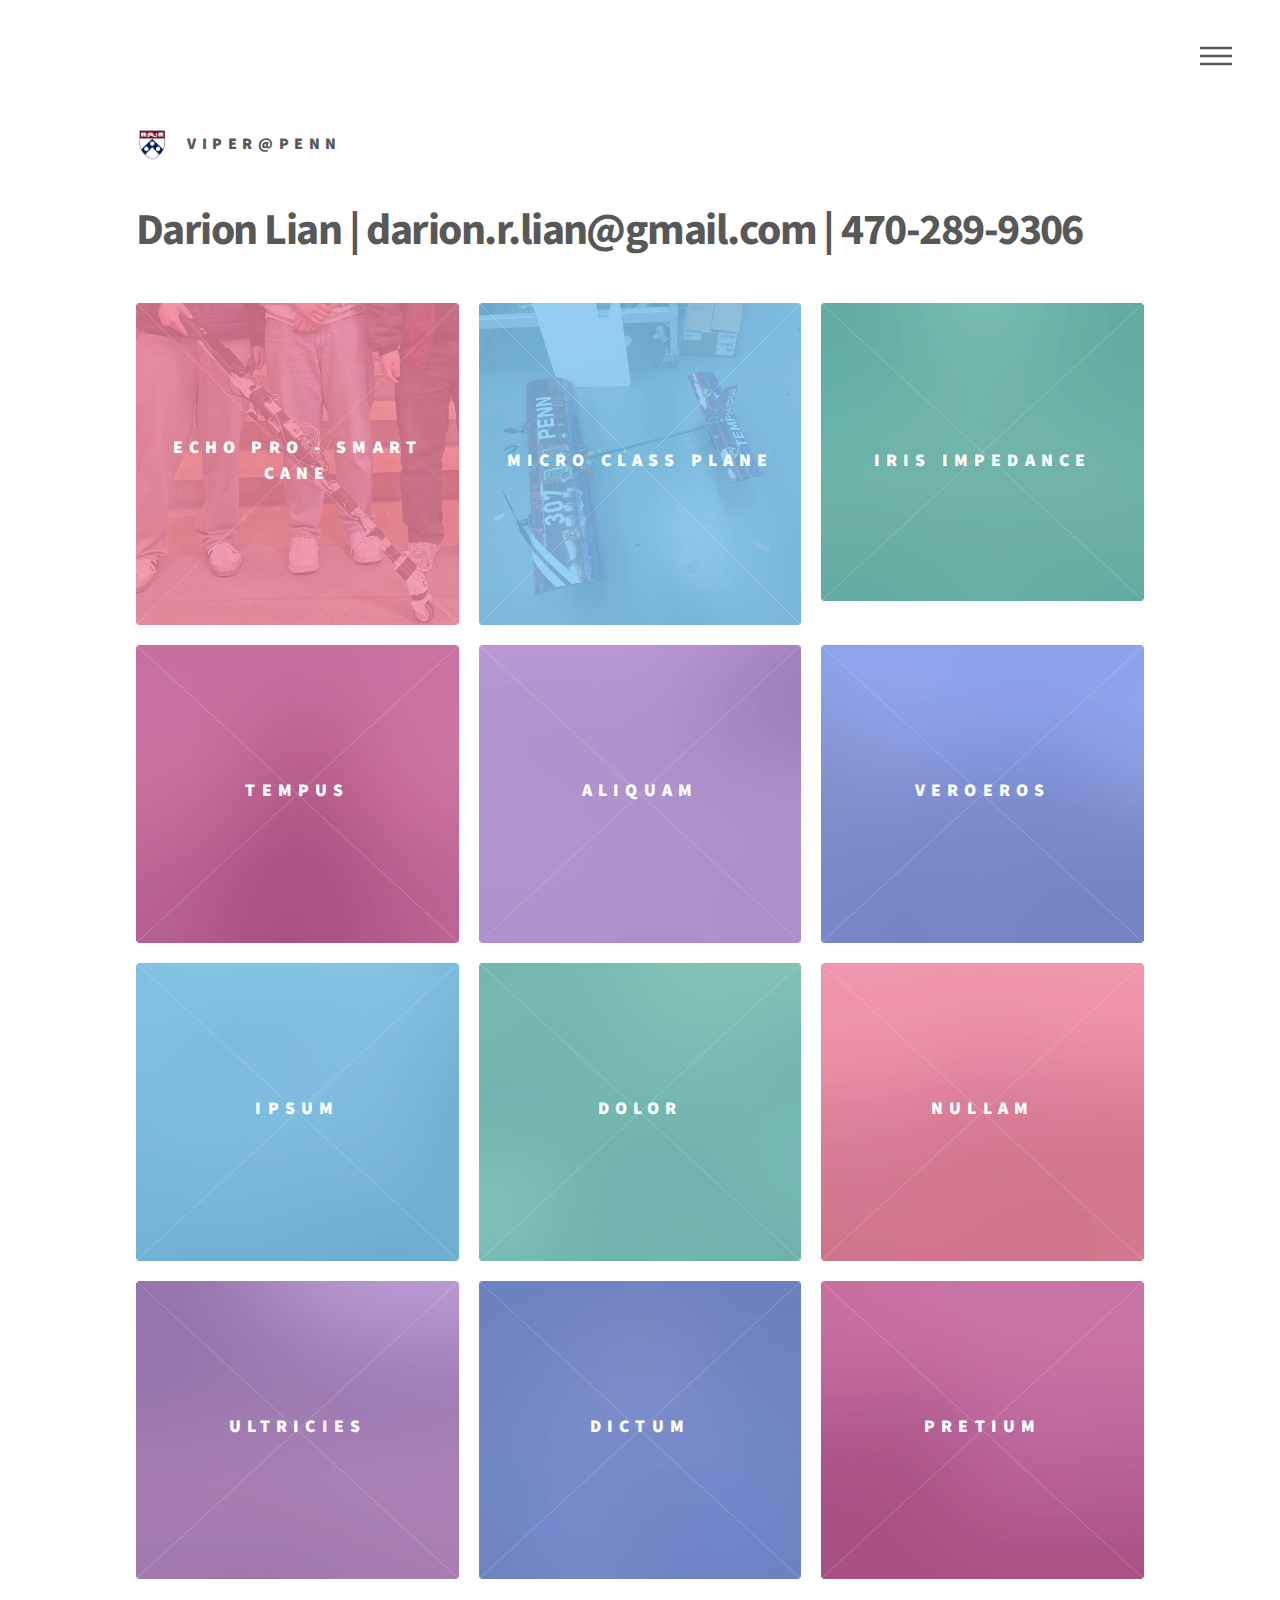
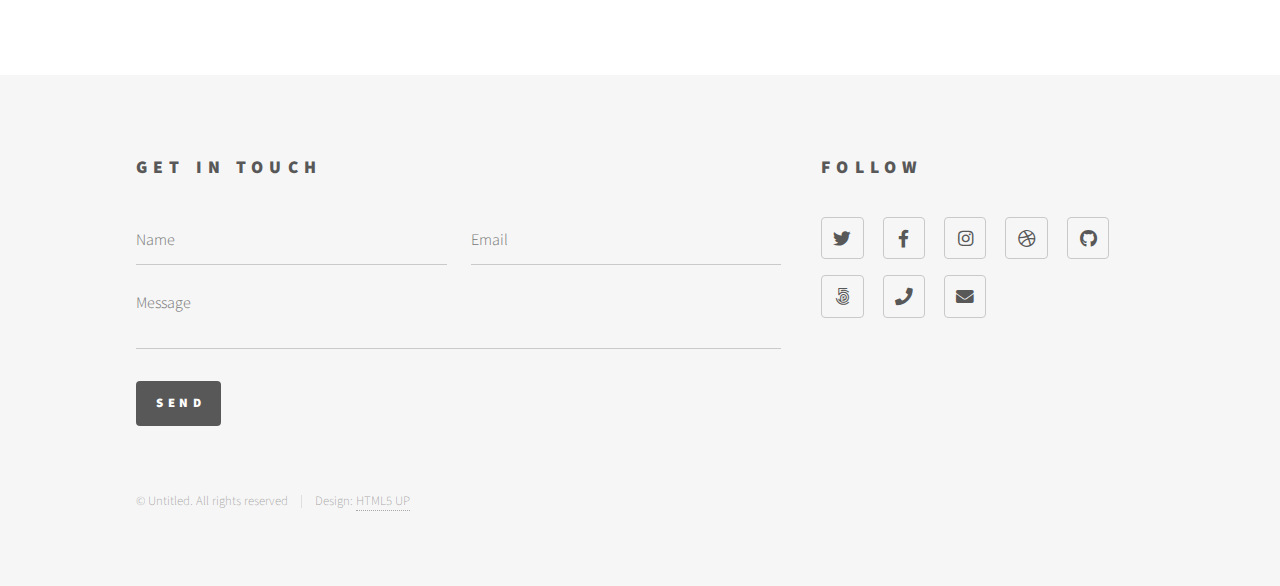
<file: index.html>
<!DOCTYPE HTML>
<!--
	Phantom by HTML5 UP
	html5up.net | @ajlkn
	Free for personal and commercial use under the CCA 3.0 license (html5up.net/license)
-->
<html>
	<head>
		<title>Darion Lian | Engineering Portfolio</title>
		<meta charset="utf-8" />
		<meta name="viewport" content="width=device-width, initial-scale=1, user-scalable=no" />
		<link rel="stylesheet" href="assets/css/main.css" />
		<noscript><link rel="stylesheet" href="assets/css/noscript.css" /></noscript>
	</head>
	<body class="is-preload">
		<!-- Wrapper -->
			<div id="wrapper">

				<!-- Header -->
					<header id="header">
						<div class="inner">

							<!-- Logo -->
								<a href="https://www.viper.upenn.edu/"
   									class="logo"
   									target="_blank"
   									rel="noopener noreferrer">

  									<span class="symbol">
    								<img src="images/Penn2.png" alt="Logo" />
  									</span>

  									<span class="title">VIPER@Penn</span>

									</a>

							<!-- Nav -->
								<nav>
									<ul>
										<li><a href="#menu">Menu</a></li>
									</ul>
								</nav>

						</div>
					</header>

				<!-- Menu -->
					<nav id="menu">
						<h2>Menu</h2>
						<ul>
							<li><a href="index.html">Home</a></li>
							<li>
  <a href="Darion-Lian-Resume.pdf"
     target="_blank"
     rel="noopener noreferrer"
     onclick="event.stopPropagation(); return true;">
     Resume
  </a>
</li>
							<li>
  <a href="https://linkedin.com/in/darion-lian-594002342"
     target="_blank"
     rel="noopener noreferrer"
     onclick="event.stopPropagation(); return true;">
     LinkedIn
  </a>
</li>
							<li><a href="generic.html">About Me</a></li>
							
						</ul>
					</nav>

				<!-- Main -->
					<div id="main">
						<div class="inner">
							<header>
								<h1>Darion Lian |  darion.r.lian@gmail.com | 470-289-9306</h1>
								<p></p>
							</header>
							<section class="tiles">
								<article class="style1">
									<span class="image">
										<img src="images/Mobility.jpg" alt="" />
									</span>
									<a href="MakeMIT.html">
										<h2>Echo Pro - Smart Cane</h2>
										<div class="content">
											<p>Machine learning model obstacle detection and autonomous avoidance for the visually impaired</p>
										</div>
									</a>
								</article>
								<article class="style2">
									<span class="image">
										<img src="images/Microfinal.jpg" alt="" />
									</span>
									<a href="Micro.html">
										<h2>Micro Class Plane</h2>
										<div class="content">
											<p>SAE Aero Micro Class Plane</p>
										</div>
									</a>
								</article>
								<article class="style3">
									<span class="image">
										<img src="images/pic03.jpg" alt="" />
									</span>
									<a href="Iris.html">
										<h2>Iris Impedance</h2>
										<div class="content">
											<p>Impedance pump with radial actuation</p>
										</div>
									</a>
								</article>
								<article class="style4">
									<span class="image">
										<img src="images/pic04.jpg" alt="" />
									</span>
									<a href="generic.html">
										<h2>Tempus</h2>
										<div class="content">
											<p>Sed nisl arcu euismod sit amet nisi lorem etiam dolor veroeros et feugiat.</p>
										</div>
									</a>
								</article>
								<article class="style5">
									<span class="image">
										<img src="images/pic05.jpg" alt="" />
									</span>
									<a href="generic.html">
										<h2>Aliquam</h2>
										<div class="content">
											<p>Sed nisl arcu euismod sit amet nisi lorem etiam dolor veroeros et feugiat.</p>
										</div>
									</a>
								</article>
								<article class="style6">
									<span class="image">
										<img src="images/pic06.jpg" alt="" />
									</span>
									<a href="generic.html">
										<h2>Veroeros</h2>
										<div class="content">
											<p>Sed nisl arcu euismod sit amet nisi lorem etiam dolor veroeros et feugiat.</p>
										</div>
									</a>
								</article>
								<article class="style2">
									<span class="image">
										<img src="images/pic07.jpg" alt="" />
									</span>
									<a href="generic.html">
										<h2>Ipsum</h2>
										<div class="content">
											<p>Sed nisl arcu euismod sit amet nisi lorem etiam dolor veroeros et feugiat.</p>
										</div>
									</a>
								</article>
								<article class="style3">
									<span class="image">
										<img src="images/pic08.jpg" alt="" />
									</span>
									<a href="generic.html">
										<h2>Dolor</h2>
										<div class="content">
											<p>Sed nisl arcu euismod sit amet nisi lorem etiam dolor veroeros et feugiat.</p>
										</div>
									</a>
								</article>
								<article class="style1">
									<span class="image">
										<img src="images/pic09.jpg" alt="" />
									</span>
									<a href="generic.html">
										<h2>Nullam</h2>
										<div class="content">
											<p>Sed nisl arcu euismod sit amet nisi lorem etiam dolor veroeros et feugiat.</p>
										</div>
									</a>
								</article>
								<article class="style5">
									<span class="image">
										<img src="images/pic10.jpg" alt="" />
									</span>
									<a href="generic.html">
										<h2>Ultricies</h2>
										<div class="content">
											<p>Sed nisl arcu euismod sit amet nisi lorem etiam dolor veroeros et feugiat.</p>
										</div>
									</a>
								</article>
								<article class="style6">
									<span class="image">
										<img src="images/pic11.jpg" alt="" />
									</span>
									<a href="generic.html">
										<h2>Dictum</h2>
										<div class="content">
											<p>Sed nisl arcu euismod sit amet nisi lorem etiam dolor veroeros et feugiat.</p>
										</div>
									</a>
								</article>
								<article class="style4">
									<span class="image">
										<img src="images/pic12.jpg" alt="" />
									</span>
									<a href="generic.html">
										<h2>Pretium</h2>
										<div class="content">
											<p>Sed nisl arcu euismod sit amet nisi lorem etiam dolor veroeros et feugiat.</p>
										</div>
									</a>
								</article>
							</section>
						</div>
					</div>

				<!-- Footer -->
					<footer id="footer">
						<div class="inner">
							<section>
								<h2>Get in touch</h2>
								<form method="post" action="#">
									<div class="fields">
										<div class="field half">
											<input type="text" name="name" id="name" placeholder="Name" />
										</div>
										<div class="field half">
											<input type="email" name="email" id="email" placeholder="Email" />
										</div>
										<div class="field">
											<textarea name="message" id="message" placeholder="Message"></textarea>
										</div>
									</div>
									<ul class="actions">
										<li><input type="submit" value="Send" class="primary" /></li>
									</ul>
								</form>
							</section>
							<section>
								<h2>Follow</h2>
								<ul class="icons">
									<li><a href="#" class="icon brands style2 fa-twitter"><span class="label">Twitter</span></a></li>
									<li><a href="#" class="icon brands style2 fa-facebook-f"><span class="label">Facebook</span></a></li>
									<li><a href="#" class="icon brands style2 fa-instagram"><span class="label">Instagram</span></a></li>
									<li><a href="#" class="icon brands style2 fa-dribbble"><span class="label">Dribbble</span></a></li>
									<li><a href="#" class="icon brands style2 fa-github"><span class="label">GitHub</span></a></li>
									<li><a href="#" class="icon brands style2 fa-500px"><span class="label">500px</span></a></li>
									<li><a href="#" class="icon solid style2 fa-phone"><span class="label">Phone</span></a></li>
									<li><a href="#" class="icon solid style2 fa-envelope"><span class="label">Email</span></a></li>
								</ul>
							</section>
							<ul class="copyright">
								<li>&copy; Untitled. All rights reserved</li><li>Design: <a href="http://html5up.net">HTML5 UP</a></li>
							</ul>
						</div>
					</footer>

			</div>

		<!-- Scripts -->
			<script src="assets/js/jquery.min.js"></script>
			<script src="assets/js/browser.min.js"></script>
			<script src="assets/js/breakpoints.min.js"></script>
			<script src="assets/js/util.js"></script>
			<script src="assets/js/main.js"></script>

	</body>

</html>
</file>
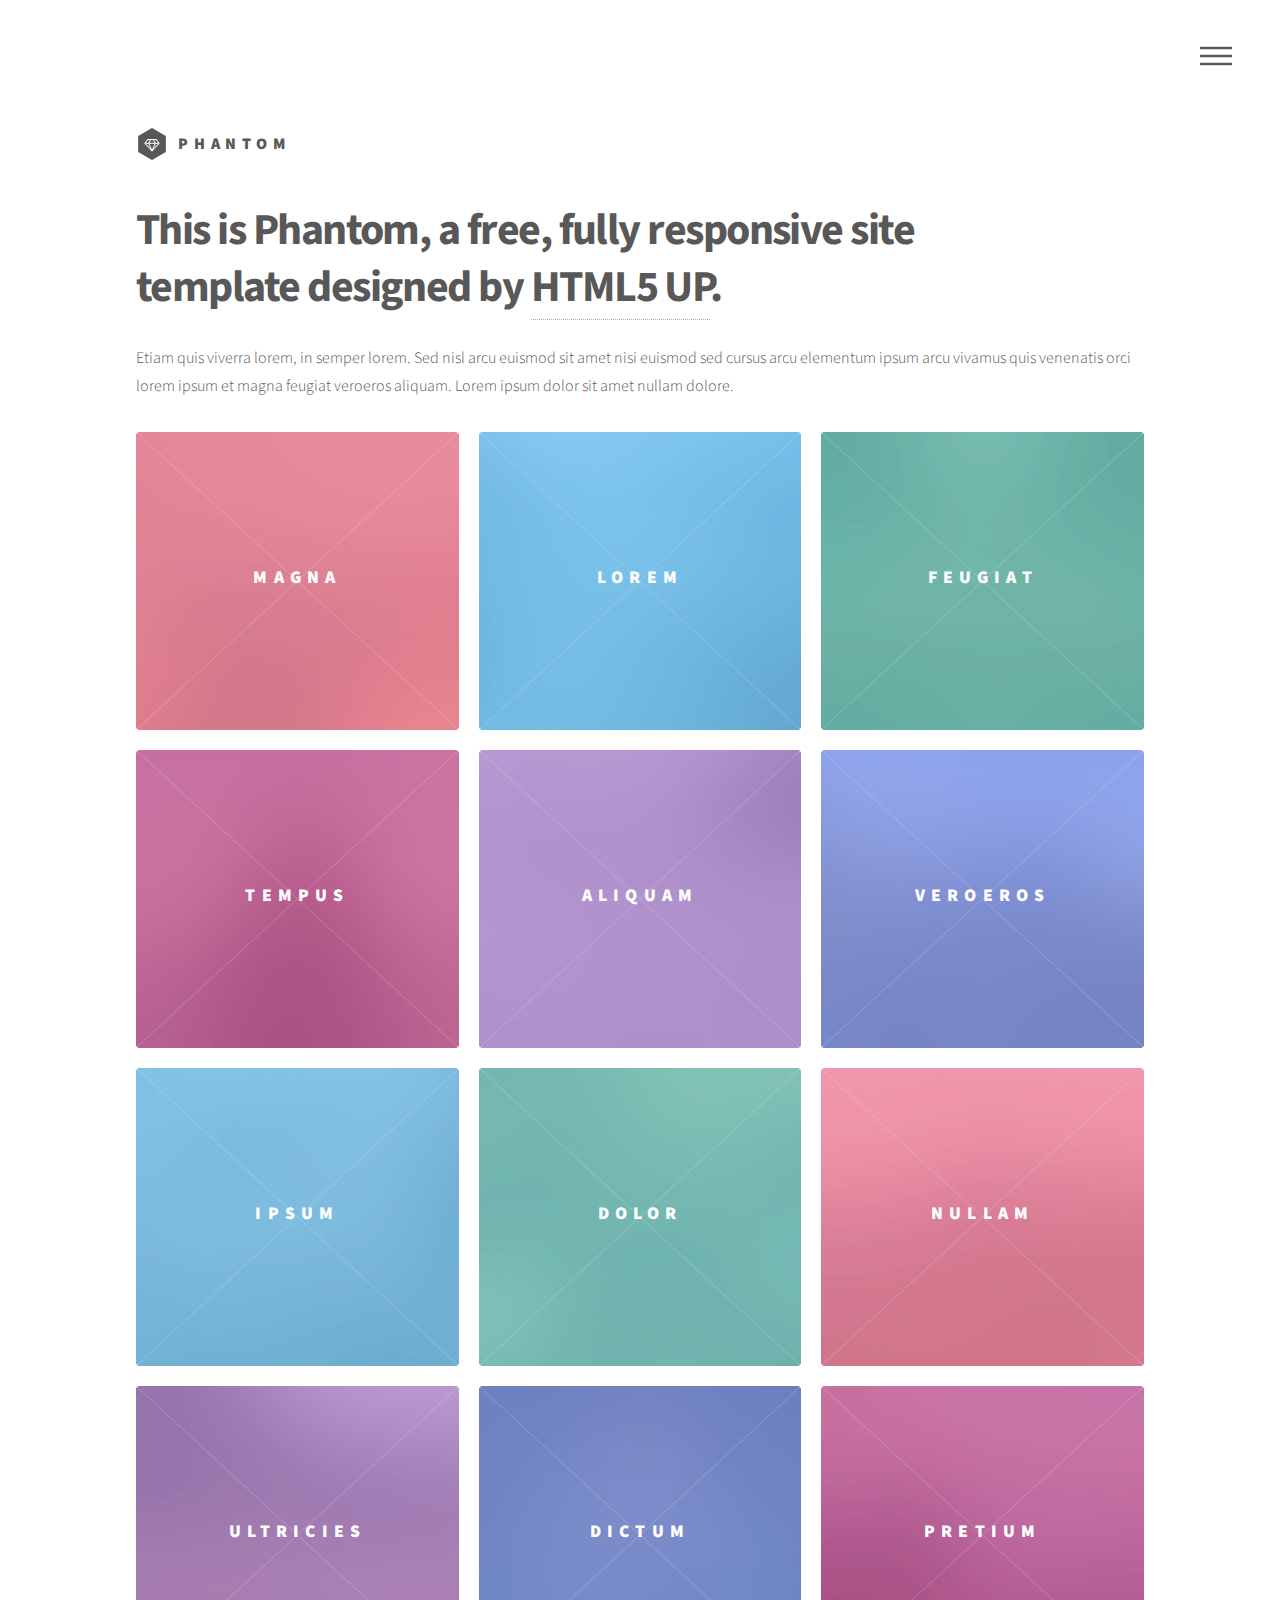
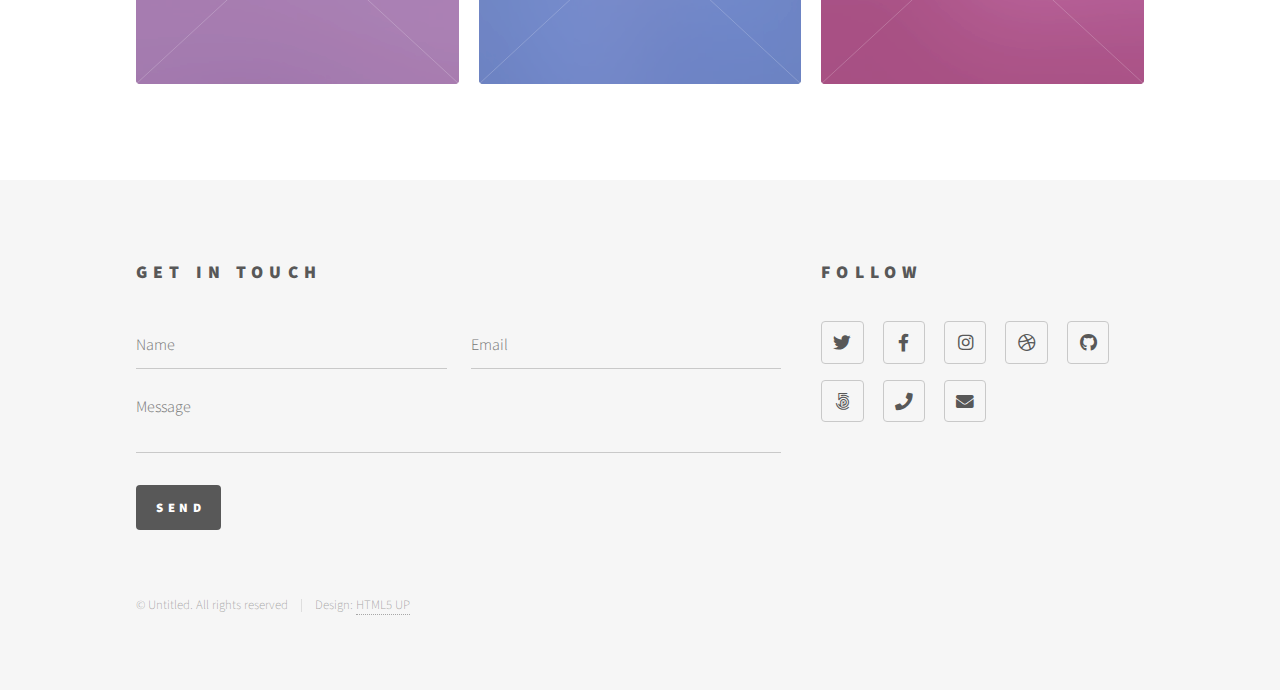
<file: html5up-phantom/index.html>
<!DOCTYPE HTML>
<!--
	Phantom by HTML5 UP
	html5up.net | @ajlkn
	Free for personal and commercial use under the CCA 3.0 license (html5up.net/license)
-->
<html>
	<head>
		<title>Phantom by HTML5 UP</title>
		<meta charset="utf-8" />
		<meta name="viewport" content="width=device-width, initial-scale=1, user-scalable=no" />
		<link rel="stylesheet" href="assets/css/main.css" />
		<noscript><link rel="stylesheet" href="assets/css/noscript.css" /></noscript>
	</head>
	<body class="is-preload">
		<!-- Wrapper -->
			<div id="wrapper">

				<!-- Header -->
					<header id="header">
						<div class="inner">

							<!-- Logo -->
								<a href="index.html" class="logo">
									<span class="symbol"><img src="images/logo.svg" alt="" /></span><span class="title">Phantom</span>
								</a>

							<!-- Nav -->
								<nav>
									<ul>
										<li><a href="#menu">Menu</a></li>
									</ul>
								</nav>

						</div>
					</header>

				<!-- Menu -->
					<nav id="menu">
						<h2>Menu</h2>
						<ul>
							<li><a href="index.html">Home</a></li>
							<li><a href="generic.html">Ipsum veroeros</a></li>
							<li><a href="generic.html">Tempus etiam</a></li>
							<li><a href="generic.html">Consequat dolor</a></li>
							<li><a href="elements.html">Elements</a></li>
						</ul>
					</nav>

				<!-- Main -->
					<div id="main">
						<div class="inner">
							<header>
								<h1>This is Phantom, a free, fully responsive site<br />
								template designed by <a href="http://html5up.net">HTML5 UP</a>.</h1>
								<p>Etiam quis viverra lorem, in semper lorem. Sed nisl arcu euismod sit amet nisi euismod sed cursus arcu elementum ipsum arcu vivamus quis venenatis orci lorem ipsum et magna feugiat veroeros aliquam. Lorem ipsum dolor sit amet nullam dolore.</p>
							</header>
							<section class="tiles">
								<article class="style1">
									<span class="image">
										<img src="images/pic01.jpg" alt="" />
									</span>
									<a href="generic.html">
										<h2>Magna</h2>
										<div class="content">
											<p>Sed nisl arcu euismod sit amet nisi lorem etiam dolor veroeros et feugiat.</p>
										</div>
									</a>
								</article>
								<article class="style2">
									<span class="image">
										<img src="images/pic02.jpg" alt="" />
									</span>
									<a href="generic.html">
										<h2>Lorem</h2>
										<div class="content">
											<p>Sed nisl arcu euismod sit amet nisi lorem etiam dolor veroeros et feugiat.</p>
										</div>
									</a>
								</article>
								<article class="style3">
									<span class="image">
										<img src="images/pic03.jpg" alt="" />
									</span>
									<a href="generic.html">
										<h2>Feugiat</h2>
										<div class="content">
											<p>Sed nisl arcu euismod sit amet nisi lorem etiam dolor veroeros et feugiat.</p>
										</div>
									</a>
								</article>
								<article class="style4">
									<span class="image">
										<img src="images/pic04.jpg" alt="" />
									</span>
									<a href="generic.html">
										<h2>Tempus</h2>
										<div class="content">
											<p>Sed nisl arcu euismod sit amet nisi lorem etiam dolor veroeros et feugiat.</p>
										</div>
									</a>
								</article>
								<article class="style5">
									<span class="image">
										<img src="images/pic05.jpg" alt="" />
									</span>
									<a href="generic.html">
										<h2>Aliquam</h2>
										<div class="content">
											<p>Sed nisl arcu euismod sit amet nisi lorem etiam dolor veroeros et feugiat.</p>
										</div>
									</a>
								</article>
								<article class="style6">
									<span class="image">
										<img src="images/pic06.jpg" alt="" />
									</span>
									<a href="generic.html">
										<h2>Veroeros</h2>
										<div class="content">
											<p>Sed nisl arcu euismod sit amet nisi lorem etiam dolor veroeros et feugiat.</p>
										</div>
									</a>
								</article>
								<article class="style2">
									<span class="image">
										<img src="images/pic07.jpg" alt="" />
									</span>
									<a href="generic.html">
										<h2>Ipsum</h2>
										<div class="content">
											<p>Sed nisl arcu euismod sit amet nisi lorem etiam dolor veroeros et feugiat.</p>
										</div>
									</a>
								</article>
								<article class="style3">
									<span class="image">
										<img src="images/pic08.jpg" alt="" />
									</span>
									<a href="generic.html">
										<h2>Dolor</h2>
										<div class="content">
											<p>Sed nisl arcu euismod sit amet nisi lorem etiam dolor veroeros et feugiat.</p>
										</div>
									</a>
								</article>
								<article class="style1">
									<span class="image">
										<img src="images/pic09.jpg" alt="" />
									</span>
									<a href="generic.html">
										<h2>Nullam</h2>
										<div class="content">
											<p>Sed nisl arcu euismod sit amet nisi lorem etiam dolor veroeros et feugiat.</p>
										</div>
									</a>
								</article>
								<article class="style5">
									<span class="image">
										<img src="images/pic10.jpg" alt="" />
									</span>
									<a href="generic.html">
										<h2>Ultricies</h2>
										<div class="content">
											<p>Sed nisl arcu euismod sit amet nisi lorem etiam dolor veroeros et feugiat.</p>
										</div>
									</a>
								</article>
								<article class="style6">
									<span class="image">
										<img src="images/pic11.jpg" alt="" />
									</span>
									<a href="generic.html">
										<h2>Dictum</h2>
										<div class="content">
											<p>Sed nisl arcu euismod sit amet nisi lorem etiam dolor veroeros et feugiat.</p>
										</div>
									</a>
								</article>
								<article class="style4">
									<span class="image">
										<img src="images/pic12.jpg" alt="" />
									</span>
									<a href="generic.html">
										<h2>Pretium</h2>
										<div class="content">
											<p>Sed nisl arcu euismod sit amet nisi lorem etiam dolor veroeros et feugiat.</p>
										</div>
									</a>
								</article>
							</section>
						</div>
					</div>

				<!-- Footer -->
					<footer id="footer">
						<div class="inner">
							<section>
								<h2>Get in touch</h2>
								<form method="post" action="#">
									<div class="fields">
										<div class="field half">
											<input type="text" name="name" id="name" placeholder="Name" />
										</div>
										<div class="field half">
											<input type="email" name="email" id="email" placeholder="Email" />
										</div>
										<div class="field">
											<textarea name="message" id="message" placeholder="Message"></textarea>
										</div>
									</div>
									<ul class="actions">
										<li><input type="submit" value="Send" class="primary" /></li>
									</ul>
								</form>
							</section>
							<section>
								<h2>Follow</h2>
								<ul class="icons">
									<li><a href="#" class="icon brands style2 fa-twitter"><span class="label">Twitter</span></a></li>
									<li><a href="#" class="icon brands style2 fa-facebook-f"><span class="label">Facebook</span></a></li>
									<li><a href="#" class="icon brands style2 fa-instagram"><span class="label">Instagram</span></a></li>
									<li><a href="#" class="icon brands style2 fa-dribbble"><span class="label">Dribbble</span></a></li>
									<li><a href="#" class="icon brands style2 fa-github"><span class="label">GitHub</span></a></li>
									<li><a href="#" class="icon brands style2 fa-500px"><span class="label">500px</span></a></li>
									<li><a href="#" class="icon solid style2 fa-phone"><span class="label">Phone</span></a></li>
									<li><a href="#" class="icon solid style2 fa-envelope"><span class="label">Email</span></a></li>
								</ul>
							</section>
							<ul class="copyright">
								<li>&copy; Untitled. All rights reserved</li><li>Design: <a href="http://html5up.net">HTML5 UP</a></li>
							</ul>
						</div>
					</footer>

			</div>

		<!-- Scripts -->
			<script src="assets/js/jquery.min.js"></script>
			<script src="assets/js/browser.min.js"></script>
			<script src="assets/js/breakpoints.min.js"></script>
			<script src="assets/js/util.js"></script>
			<script src="assets/js/main.js"></script>

	</body>
</html>
</file>
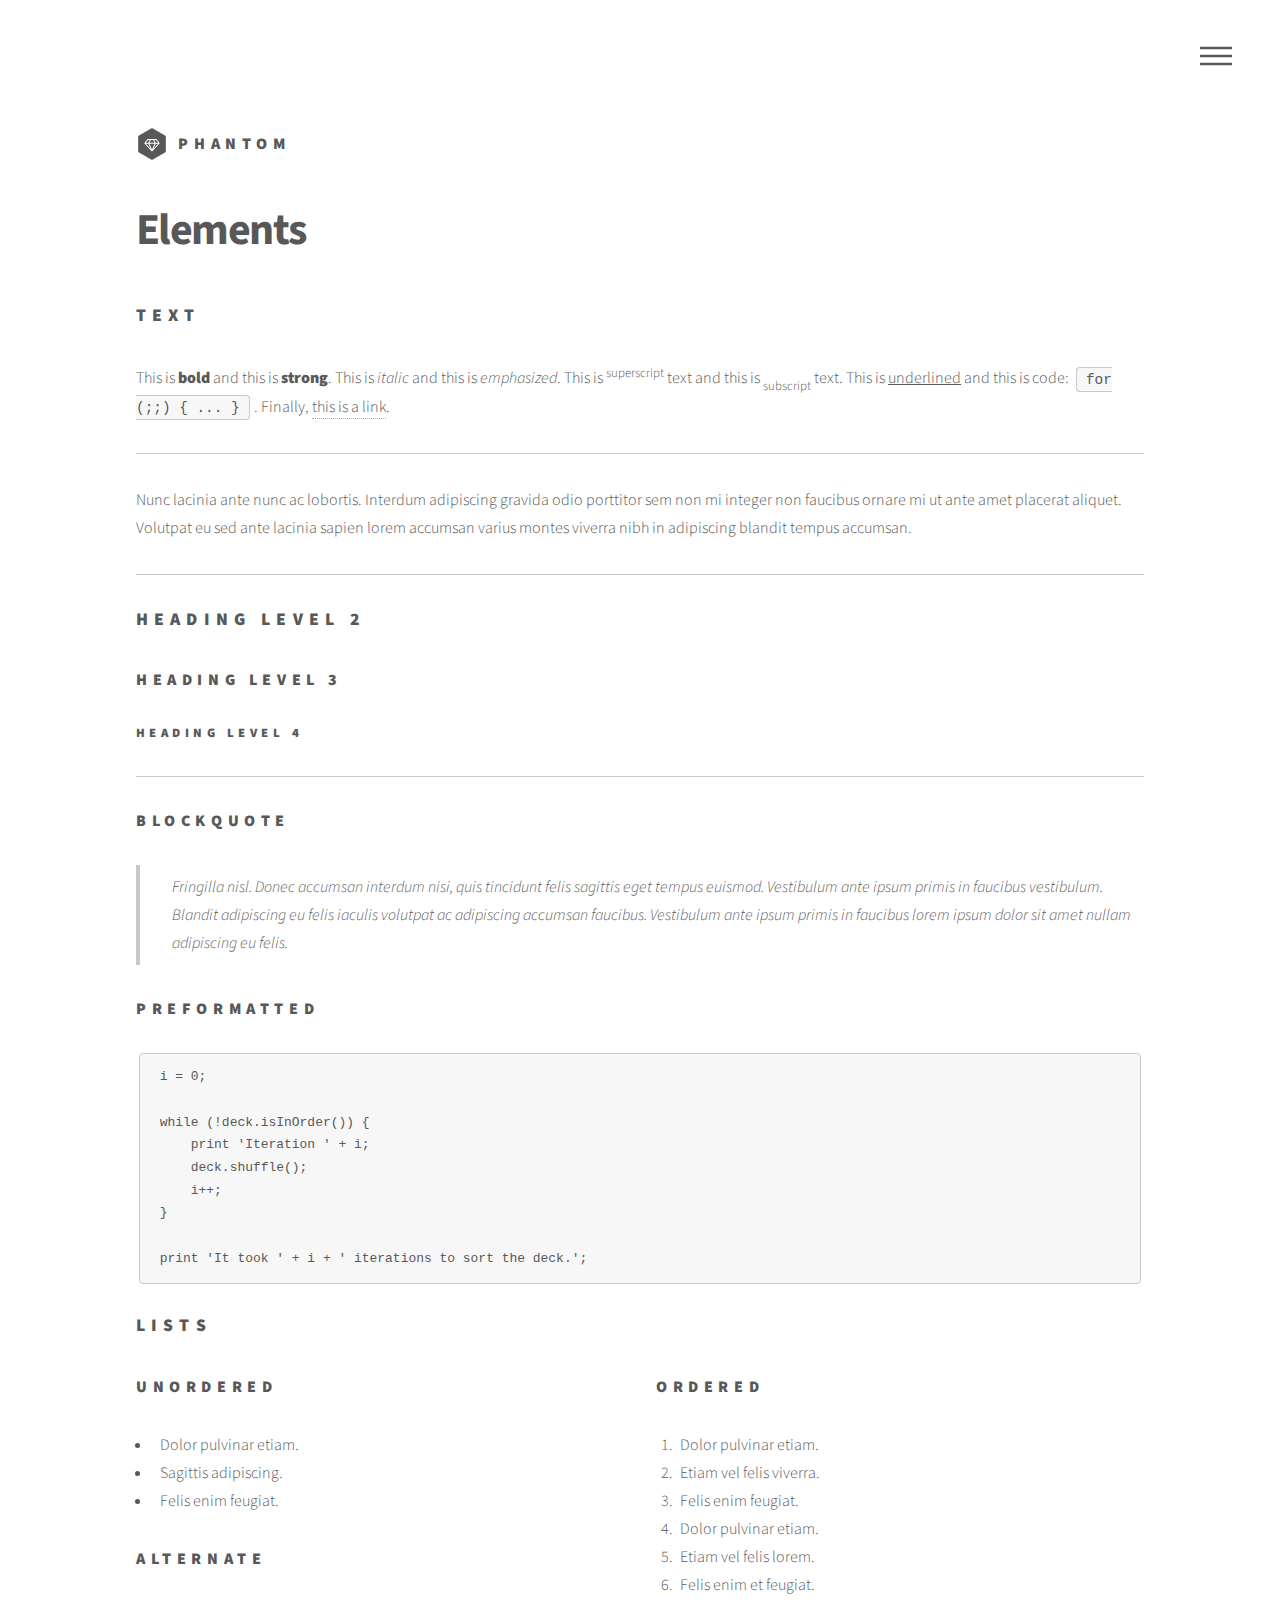
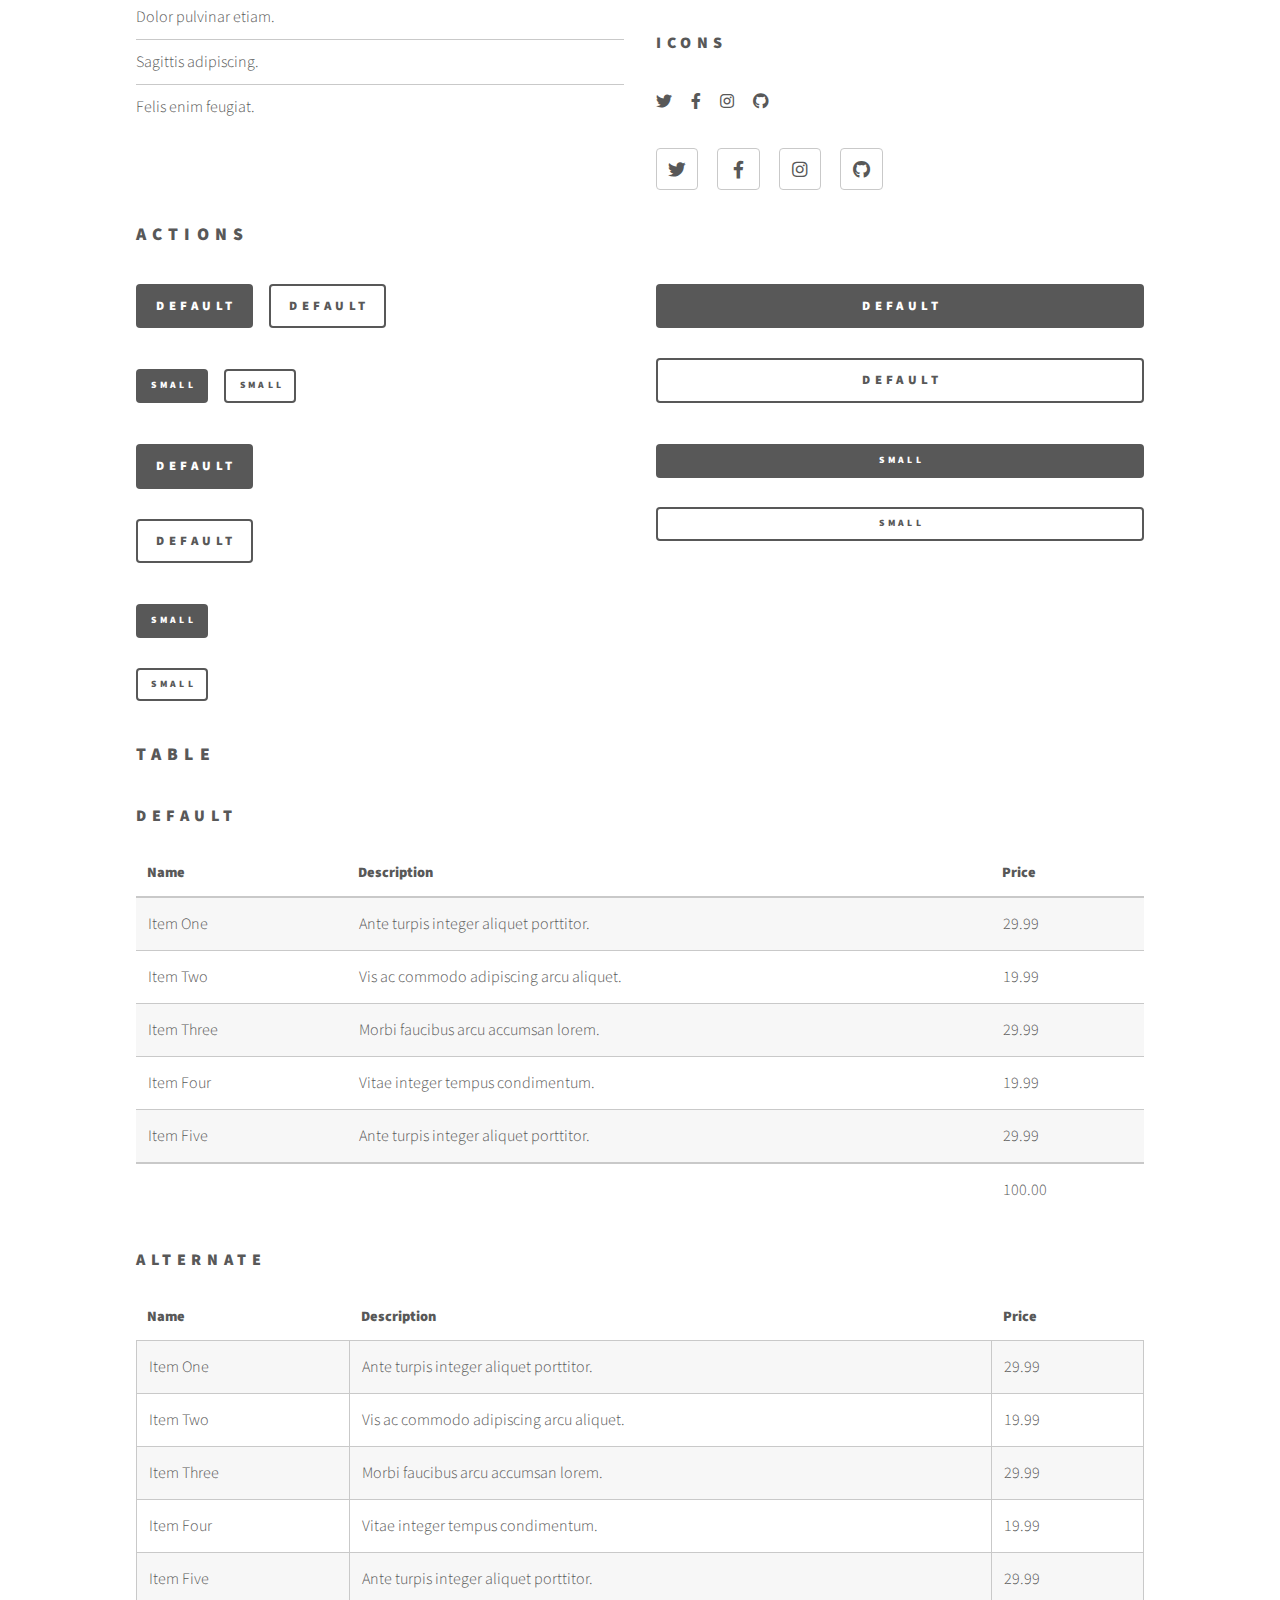
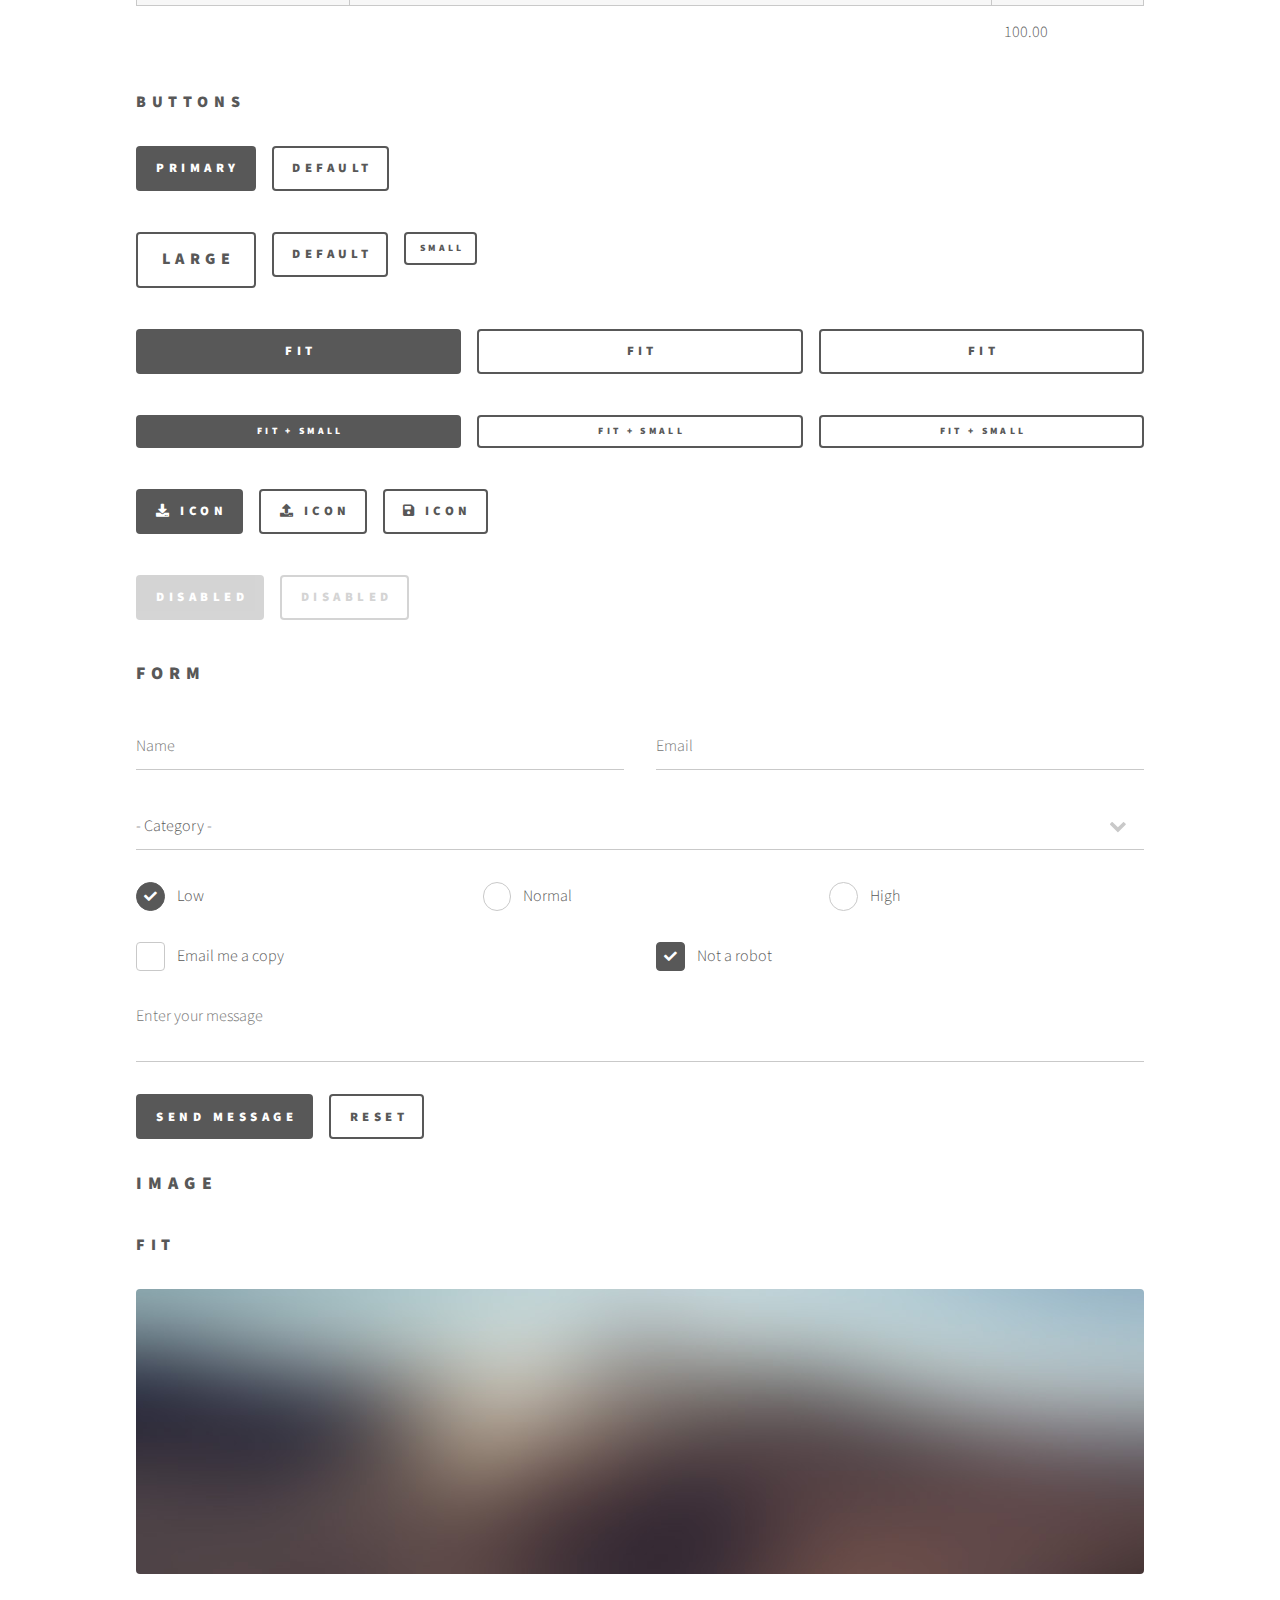
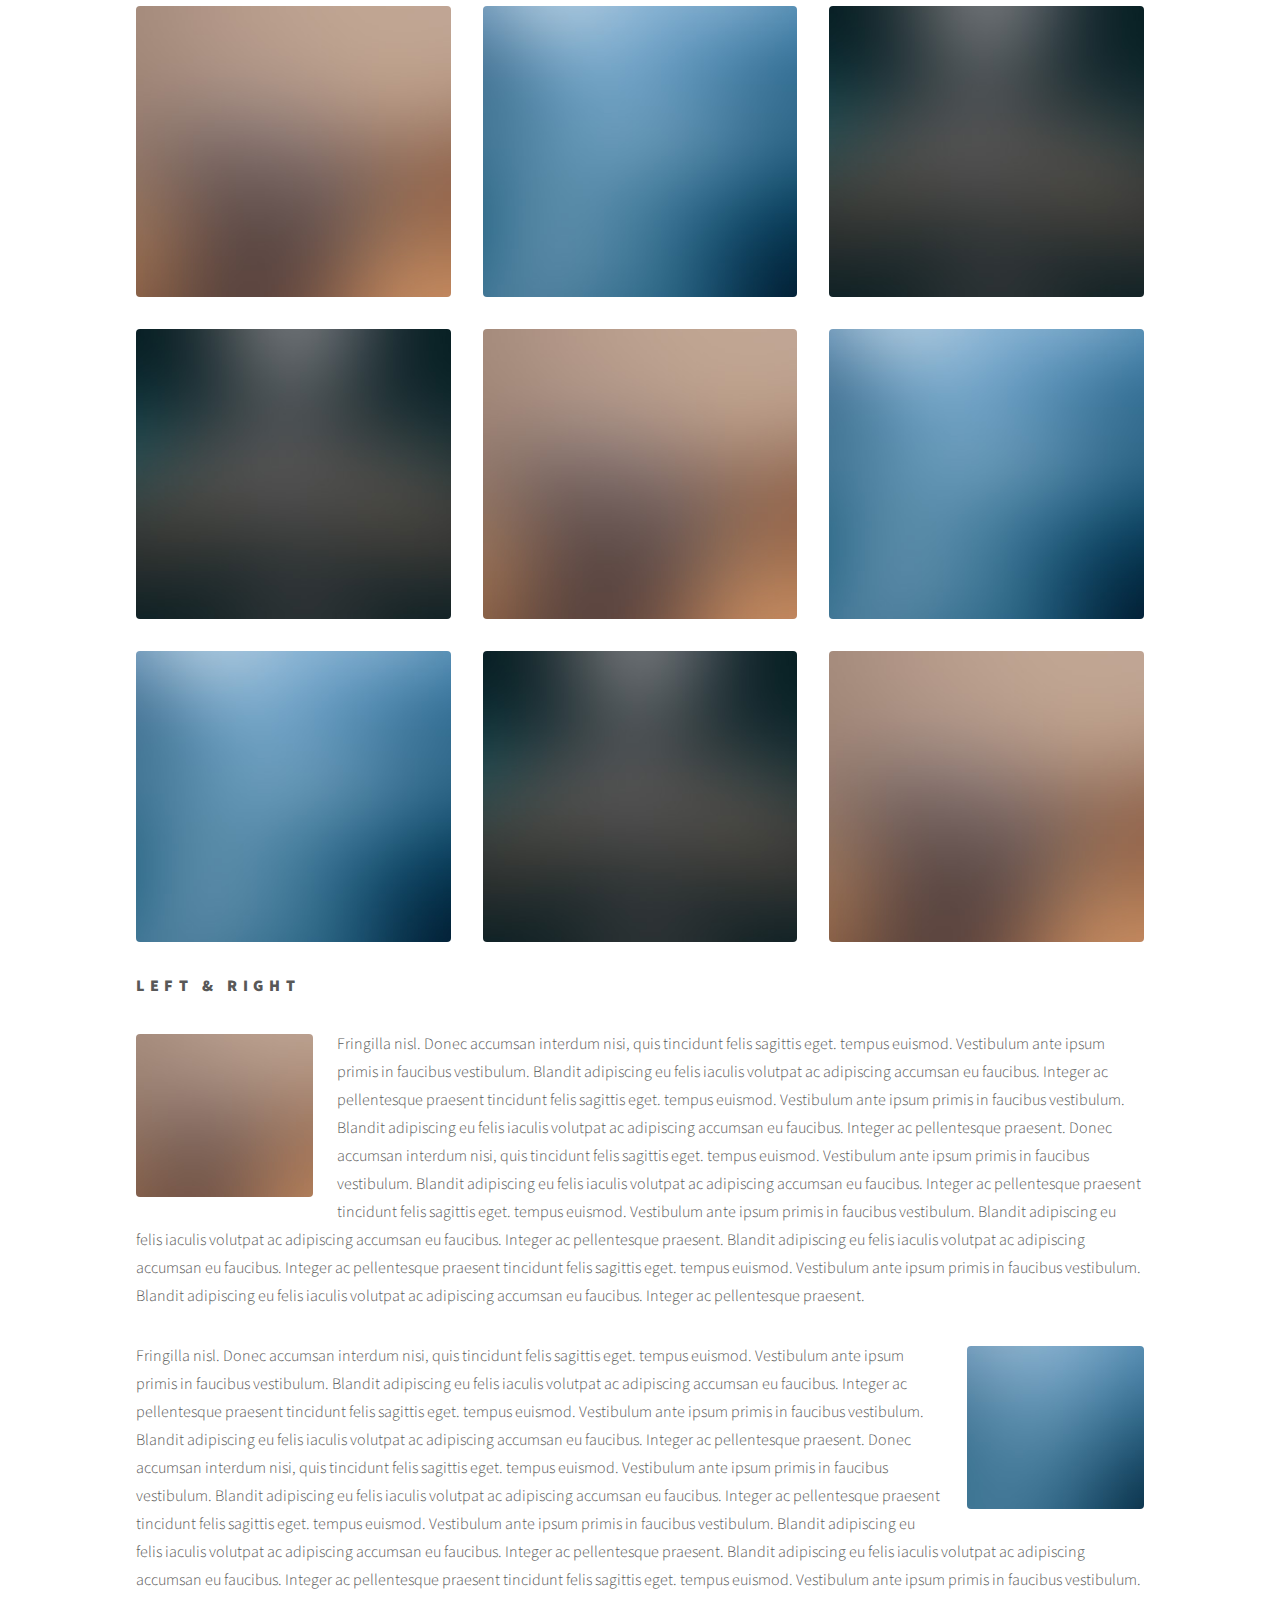
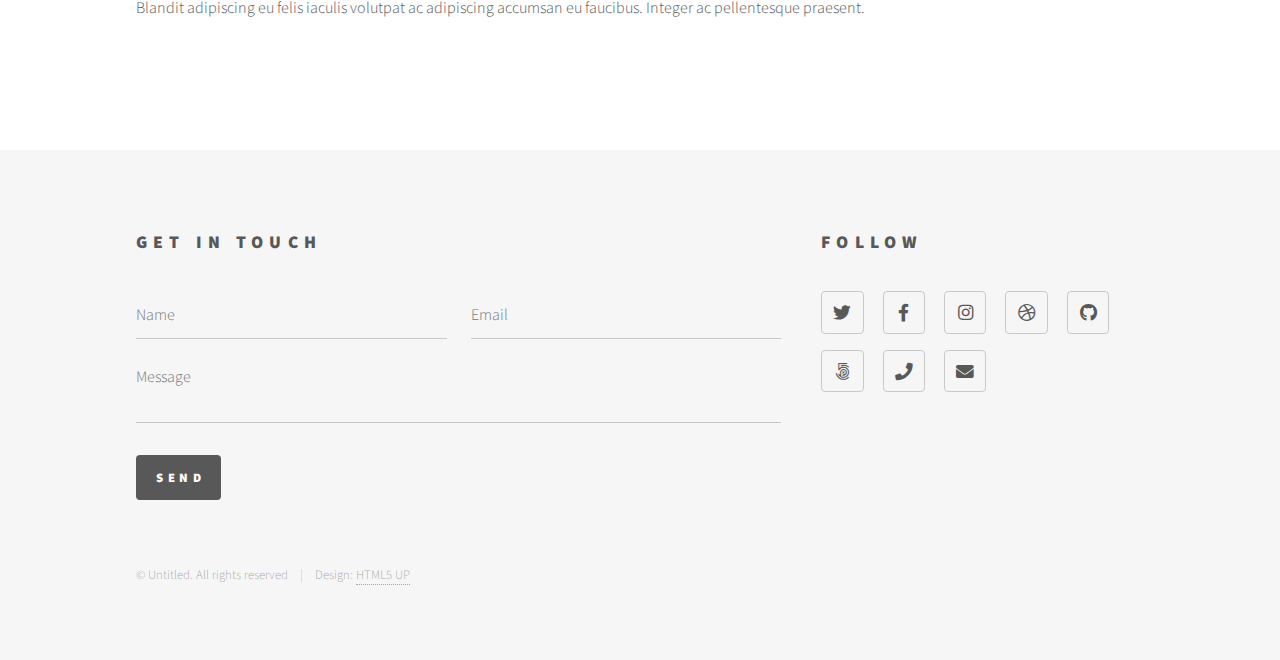
<file: elements.html>
<!DOCTYPE HTML>
<!--
	Phantom by HTML5 UP
	html5up.net | @ajlkn
	Free for personal and commercial use under the CCA 3.0 license (html5up.net/license)
-->
<html>
	<head>
		<title>Elements - Phantom by HTML5 UP</title>
		<meta charset="utf-8" />
		<meta name="viewport" content="width=device-width, initial-scale=1, user-scalable=no" />
		<link rel="stylesheet" href="assets/css/main.css" />
		<noscript><link rel="stylesheet" href="assets/css/noscript.css" /></noscript>
	</head>
	<body class="is-preload">
		<!-- Wrapper -->
			<div id="wrapper">

				<!-- Header -->
					<header id="header">
						<div class="inner">

							<!-- Logo -->
								<a href="index.html" class="logo">
									<span class="symbol"><img src="images/logo.svg" alt="" /></span><span class="title">Phantom</span>
								</a>

							<!-- Nav -->
								<nav>
									<ul>
										<li><a href="#menu">Menu</a></li>
									</ul>
								</nav>

						</div>
					</header>

				<!-- Menu -->
					<nav id="menu">
						<h2>Menu</h2>
						<ul>
							<li><a href="index.html">Home</a></li>
							<li><a href="generic.html">Ipsum veroeros</a></li>
							<li><a href="generic.html">Tempus etiam</a></li>
							<li><a href="generic.html">Consequat dolor</a></li>
							<li><a href="elements.html">Elements</a></li>
						</ul>
					</nav>

				<!-- Main -->
					<div id="main">
						<div class="inner">
							<h1>Elements</h1>

							<!-- Text -->
								<section>
									<h2>Text</h2>
									<p>This is <b>bold</b> and this is <strong>strong</strong>. This is <i>italic</i> and this is <em>emphasized</em>.
									This is <sup>superscript</sup> text and this is <sub>subscript</sub> text.
									This is <u>underlined</u> and this is code: <code>for (;;) { ... }</code>. Finally, <a href="#">this is a link</a>.</p>
									<hr />
									<p>Nunc lacinia ante nunc ac lobortis. Interdum adipiscing gravida odio porttitor sem non mi integer non faucibus ornare mi ut ante amet placerat aliquet. Volutpat eu sed ante lacinia sapien lorem accumsan varius montes viverra nibh in adipiscing blandit tempus accumsan.</p>
									<hr />
									<h2>Heading Level 2</h2>
									<h3>Heading Level 3</h3>
									<h4>Heading Level 4</h4>
									<hr />
									<h3>Blockquote</h3>
									<blockquote>Fringilla nisl. Donec accumsan interdum nisi, quis tincidunt felis sagittis eget tempus euismod. Vestibulum ante ipsum primis in faucibus vestibulum. Blandit adipiscing eu felis iaculis volutpat ac adipiscing accumsan faucibus. Vestibulum ante ipsum primis in faucibus lorem ipsum dolor sit amet nullam adipiscing eu felis.</blockquote>
									<h3>Preformatted</h3>
									<pre><code>i = 0;

while (!deck.isInOrder()) {
    print 'Iteration ' + i;
    deck.shuffle();
    i++;
}

print 'It took ' + i + ' iterations to sort the deck.';</code></pre>
								</section>

							<!-- Lists -->
								<section>
									<h2>Lists</h2>
									<div class="row">
										<div class="col-6 col-12-medium">
											<h3>Unordered</h3>
											<ul>
												<li>Dolor pulvinar etiam.</li>
												<li>Sagittis adipiscing.</li>
												<li>Felis enim feugiat.</li>
											</ul>
											<h3>Alternate</h3>
											<ul class="alt">
												<li>Dolor pulvinar etiam.</li>
												<li>Sagittis adipiscing.</li>
												<li>Felis enim feugiat.</li>
											</ul>
										</div>
										<div class="col-6 col-12-medium">
											<h3>Ordered</h3>
											<ol>
												<li>Dolor pulvinar etiam.</li>
												<li>Etiam vel felis viverra.</li>
												<li>Felis enim feugiat.</li>
												<li>Dolor pulvinar etiam.</li>
												<li>Etiam vel felis lorem.</li>
												<li>Felis enim et feugiat.</li>
											</ol>
											<h3>Icons</h3>
											<ul class="icons">
												<li><a href="#" class="icon brands style1 fa-twitter"><span class="label">Twitter</span></a></li>
												<li><a href="#" class="icon brands style1 fa-facebook-f"><span class="label">Facebook</span></a></li>
												<li><a href="#" class="icon brands style1 fa-instagram"><span class="label">Instagram</span></a></li>
												<li><a href="#" class="icon brands style1 fa-github"><span class="label">Github</span></a></li>
											</ul>
											<ul class="icons">
												<li><a href="#" class="icon brands style2 fa-twitter"><span class="label">Twitter</span></a></li>
												<li><a href="#" class="icon brands style2 fa-facebook-f"><span class="label">Facebook</span></a></li>
												<li><a href="#" class="icon brands style2 fa-instagram"><span class="label">Instagram</span></a></li>
												<li><a href="#" class="icon brands style2 fa-github"><span class="label">Github</span></a></li>
											</ul>
										</div>
									</div>
									<h2>Actions</h2>
									<div class="row">
										<div class="col-6 col-12-medium">
											<ul class="actions">
												<li><a href="#" class="button primary">Default</a></li>
												<li><a href="#" class="button">Default</a></li>
											</ul>
											<ul class="actions small">
												<li><a href="#" class="button primary small">Small</a></li>
												<li><a href="#" class="button small">Small</a></li>
											</ul>
											<ul class="actions stacked">
												<li><a href="#" class="button primary">Default</a></li>
												<li><a href="#" class="button">Default</a></li>
											</ul>
											<ul class="actions stacked">
												<li><a href="#" class="button primary small">Small</a></li>
												<li><a href="#" class="button small">Small</a></li>
											</ul>
										</div>
										<div class="col-6 col-12-medium">
											<ul class="actions stacked">
												<li><a href="#" class="button primary fit">Default</a></li>
												<li><a href="#" class="button fit">Default</a></li>
											</ul>
											<ul class="actions stacked">
												<li><a href="#" class="button primary small fit">Small</a></li>
												<li><a href="#" class="button small fit">Small</a></li>
											</ul>
										</div>
									</div>
								</section>

							<!-- Table -->
								<section>
									<h2>Table</h2>
									<h3>Default</h3>
									<div class="table-wrapper">
										<table>
											<thead>
												<tr>
													<th>Name</th>
													<th>Description</th>
													<th>Price</th>
												</tr>
											</thead>
											<tbody>
												<tr>
													<td>Item One</td>
													<td>Ante turpis integer aliquet porttitor.</td>
													<td>29.99</td>
												</tr>
												<tr>
													<td>Item Two</td>
													<td>Vis ac commodo adipiscing arcu aliquet.</td>
													<td>19.99</td>
												</tr>
												<tr>
													<td>Item Three</td>
													<td> Morbi faucibus arcu accumsan lorem.</td>
													<td>29.99</td>
												</tr>
												<tr>
													<td>Item Four</td>
													<td>Vitae integer tempus condimentum.</td>
													<td>19.99</td>
												</tr>
												<tr>
													<td>Item Five</td>
													<td>Ante turpis integer aliquet porttitor.</td>
													<td>29.99</td>
												</tr>
											</tbody>
											<tfoot>
												<tr>
													<td colspan="2"></td>
													<td>100.00</td>
												</tr>
											</tfoot>
										</table>
									</div>

									<h3>Alternate</h3>
									<div class="table-wrapper">
										<table class="alt">
											<thead>
												<tr>
													<th>Name</th>
													<th>Description</th>
													<th>Price</th>
												</tr>
											</thead>
											<tbody>
												<tr>
													<td>Item One</td>
													<td>Ante turpis integer aliquet porttitor.</td>
													<td>29.99</td>
												</tr>
												<tr>
													<td>Item Two</td>
													<td>Vis ac commodo adipiscing arcu aliquet.</td>
													<td>19.99</td>
												</tr>
												<tr>
													<td>Item Three</td>
													<td> Morbi faucibus arcu accumsan lorem.</td>
													<td>29.99</td>
												</tr>
												<tr>
													<td>Item Four</td>
													<td>Vitae integer tempus condimentum.</td>
													<td>19.99</td>
												</tr>
												<tr>
													<td>Item Five</td>
													<td>Ante turpis integer aliquet porttitor.</td>
													<td>29.99</td>
												</tr>
											</tbody>
											<tfoot>
												<tr>
													<td colspan="2"></td>
													<td>100.00</td>
												</tr>
											</tfoot>
										</table>
									</div>
								</section>

							<!-- Buttons -->
								<section>
									<h3>Buttons</h3>
									<ul class="actions">
										<li><a href="#" class="button primary">Primary</a></li>
										<li><a href="#" class="button">Default</a></li>
									</ul>
									<ul class="actions">
										<li><a href="#" class="button large">Large</a></li>
										<li><a href="#" class="button">Default</a></li>
										<li><a href="#" class="button small">Small</a></li>
									</ul>
									<ul class="actions fit">
										<li><a href="#" class="button primary fit">Fit</a></li>
										<li><a href="#" class="button fit">Fit</a></li>
										<li><a href="#" class="button fit">Fit</a></li>
									</ul>
									<ul class="actions fit small">
										<li><a href="#" class="button primary fit small">Fit + Small</a></li>
										<li><a href="#" class="button fit small">Fit + Small</a></li>
										<li><a href="#" class="button fit small">Fit + Small</a></li>
									</ul>
									<ul class="actions">
										<li><a href="#" class="button primary icon solid fa-download">Icon</a></li>
										<li><a href="#" class="button icon solid fa-upload">Icon</a></li>
										<li><a href="#" class="button icon solid fa-save">Icon</a></li>
									</ul>
									<ul class="actions">
										<li><span class="button primary disabled">Disabled</span></li>
										<li><span class="button disabled">Disabled</span></li>
									</ul>
								</section>

							<!-- Form -->
								<section>
									<h2>Form</h2>
									<form method="post" action="#">
										<div class="row gtr-uniform">
											<div class="col-6 col-12-xsmall">
												<input type="text" name="demo-name" id="demo-name" value="" placeholder="Name" />
											</div>
											<div class="col-6 col-12-xsmall">
												<input type="email" name="demo-email" id="demo-email" value="" placeholder="Email" />
											</div>
											<div class="col-12">
												<select name="demo-category" id="demo-category">
													<option value="">- Category -</option>
													<option value="1">Manufacturing</option>
													<option value="1">Shipping</option>
													<option value="1">Administration</option>
													<option value="1">Human Resources</option>
												</select>
											</div>
											<div class="col-4 col-12-small">
												<input type="radio" id="demo-priority-low" name="demo-priority" checked>
												<label for="demo-priority-low">Low</label>
											</div>
											<div class="col-4 col-12-small">
												<input type="radio" id="demo-priority-normal" name="demo-priority">
												<label for="demo-priority-normal">Normal</label>
											</div>
											<div class="col-4 col-12-small">
												<input type="radio" id="demo-priority-high" name="demo-priority">
												<label for="demo-priority-high">High</label>
											</div>
											<div class="col-6 col-12-small">
												<input type="checkbox" id="demo-copy" name="demo-copy">
												<label for="demo-copy">Email me a copy</label>
											</div>
											<div class="col-6 col-12-small">
												<input type="checkbox" id="demo-human" name="demo-human" checked>
												<label for="demo-human">Not a robot</label>
											</div>
											<div class="col-12">
												<textarea name="demo-message" id="demo-message" placeholder="Enter your message" rows="6"></textarea>
											</div>
											<div class="col-12">
												<ul class="actions">
													<li><input type="submit" value="Send Message" class="primary" /></li>
													<li><input type="reset" value="Reset" /></li>
												</ul>
											</div>
										</div>
									</form>
								</section>

							<!-- Image -->
								<section>
									<h2>Image</h2>
									<h3>Fit</h3>
									<div class="box alt">
										<div class="row gtr-uniform">
											<div class="col-12"><span class="image fit"><img src="images/pic13.jpg" alt="" /></span></div>
											<div class="col-4"><span class="image fit"><img src="images/pic01.jpg" alt="" /></span></div>
											<div class="col-4"><span class="image fit"><img src="images/pic02.jpg" alt="" /></span></div>
											<div class="col-4"><span class="image fit"><img src="images/pic03.jpg" alt="" /></span></div>
											<div class="col-4"><span class="image fit"><img src="images/pic03.jpg" alt="" /></span></div>
											<div class="col-4"><span class="image fit"><img src="images/pic01.jpg" alt="" /></span></div>
											<div class="col-4"><span class="image fit"><img src="images/pic02.jpg" alt="" /></span></div>
											<div class="col-4"><span class="image fit"><img src="images/pic02.jpg" alt="" /></span></div>
											<div class="col-4"><span class="image fit"><img src="images/pic03.jpg" alt="" /></span></div>
											<div class="col-4"><span class="image fit"><img src="images/pic01.jpg" alt="" /></span></div>
										</div>
									</div>
									<h3>Left &amp; Right</h3>
									<p><span class="image left"><img src="images/pic14.jpg" alt="" /></span>Fringilla nisl. Donec accumsan interdum nisi, quis tincidunt felis sagittis eget. tempus euismod. Vestibulum ante ipsum primis in faucibus vestibulum. Blandit adipiscing eu felis iaculis volutpat ac adipiscing accumsan eu faucibus. Integer ac pellentesque praesent tincidunt felis sagittis eget. tempus euismod. Vestibulum ante ipsum primis in faucibus vestibulum. Blandit adipiscing eu felis iaculis volutpat ac adipiscing accumsan eu faucibus. Integer ac pellentesque praesent. Donec accumsan interdum nisi, quis tincidunt felis sagittis eget. tempus euismod. Vestibulum ante ipsum primis in faucibus vestibulum. Blandit adipiscing eu felis iaculis volutpat ac adipiscing accumsan eu faucibus. Integer ac pellentesque praesent tincidunt felis sagittis eget. tempus euismod. Vestibulum ante ipsum primis in faucibus vestibulum. Blandit adipiscing eu felis iaculis volutpat ac adipiscing accumsan eu faucibus. Integer ac pellentesque praesent. Blandit adipiscing eu felis iaculis volutpat ac adipiscing accumsan eu faucibus. Integer ac pellentesque praesent tincidunt felis sagittis eget. tempus euismod. Vestibulum ante ipsum primis in faucibus vestibulum. Blandit adipiscing eu felis iaculis volutpat ac adipiscing accumsan eu faucibus. Integer ac pellentesque praesent.</p>
									<p><span class="image right"><img src="images/pic15.jpg" alt="" /></span>Fringilla nisl. Donec accumsan interdum nisi, quis tincidunt felis sagittis eget. tempus euismod. Vestibulum ante ipsum primis in faucibus vestibulum. Blandit adipiscing eu felis iaculis volutpat ac adipiscing accumsan eu faucibus. Integer ac pellentesque praesent tincidunt felis sagittis eget. tempus euismod. Vestibulum ante ipsum primis in faucibus vestibulum. Blandit adipiscing eu felis iaculis volutpat ac adipiscing accumsan eu faucibus. Integer ac pellentesque praesent. Donec accumsan interdum nisi, quis tincidunt felis sagittis eget. tempus euismod. Vestibulum ante ipsum primis in faucibus vestibulum. Blandit adipiscing eu felis iaculis volutpat ac adipiscing accumsan eu faucibus. Integer ac pellentesque praesent tincidunt felis sagittis eget. tempus euismod. Vestibulum ante ipsum primis in faucibus vestibulum. Blandit adipiscing eu felis iaculis volutpat ac adipiscing accumsan eu faucibus. Integer ac pellentesque praesent. Blandit adipiscing eu felis iaculis volutpat ac adipiscing accumsan eu faucibus. Integer ac pellentesque praesent tincidunt felis sagittis eget. tempus euismod. Vestibulum ante ipsum primis in faucibus vestibulum. Blandit adipiscing eu felis iaculis volutpat ac adipiscing accumsan eu faucibus. Integer ac pellentesque praesent.</p>
								</section>

						</div>
					</div>

				<!-- Footer -->
					<footer id="footer">
						<div class="inner">
							<section>
								<h2>Get in touch</h2>
								<form method="post" action="#">
									<div class="fields">
										<div class="field half">
											<input type="text" name="name" id="name" placeholder="Name" />
										</div>
										<div class="field half">
											<input type="email" name="email" id="email" placeholder="Email" />
										</div>
										<div class="field">
											<textarea name="message" id="message" placeholder="Message"></textarea>
										</div>
									</div>
									<ul class="actions">
										<li><input type="submit" value="Send" class="primary" /></li>
									</ul>
								</form>
							</section>
							<section>
								<h2>Follow</h2>
								<ul class="icons">
									<li><a href="#" class="icon brands style2 fa-twitter"><span class="label">Twitter</span></a></li>
									<li><a href="#" class="icon brands style2 fa-facebook-f"><span class="label">Facebook</span></a></li>
									<li><a href="#" class="icon brands style2 fa-instagram"><span class="label">Instagram</span></a></li>
									<li><a href="#" class="icon brands style2 fa-dribbble"><span class="label">Dribbble</span></a></li>
									<li><a href="#" class="icon brands style2 fa-github"><span class="label">GitHub</span></a></li>
									<li><a href="#" class="icon brands style2 fa-500px"><span class="label">500px</span></a></li>
									<li><a href="#" class="icon solid style2 fa-phone"><span class="label">Phone</span></a></li>
									<li><a href="#" class="icon solid style2 fa-envelope"><span class="label">Email</span></a></li>
								</ul>
							</section>
							<ul class="copyright">
								<li>&copy; Untitled. All rights reserved</li><li>Design: <a href="http://html5up.net">HTML5 UP</a></li>
							</ul>
						</div>
					</footer>

			</div>

		<!-- Scripts -->
			<script src="assets/js/jquery.min.js"></script>
			<script src="assets/js/browser.min.js"></script>
			<script src="assets/js/breakpoints.min.js"></script>
			<script src="assets/js/util.js"></script>
			<script src="assets/js/main.js"></script>

	</body>
</html>
</file>
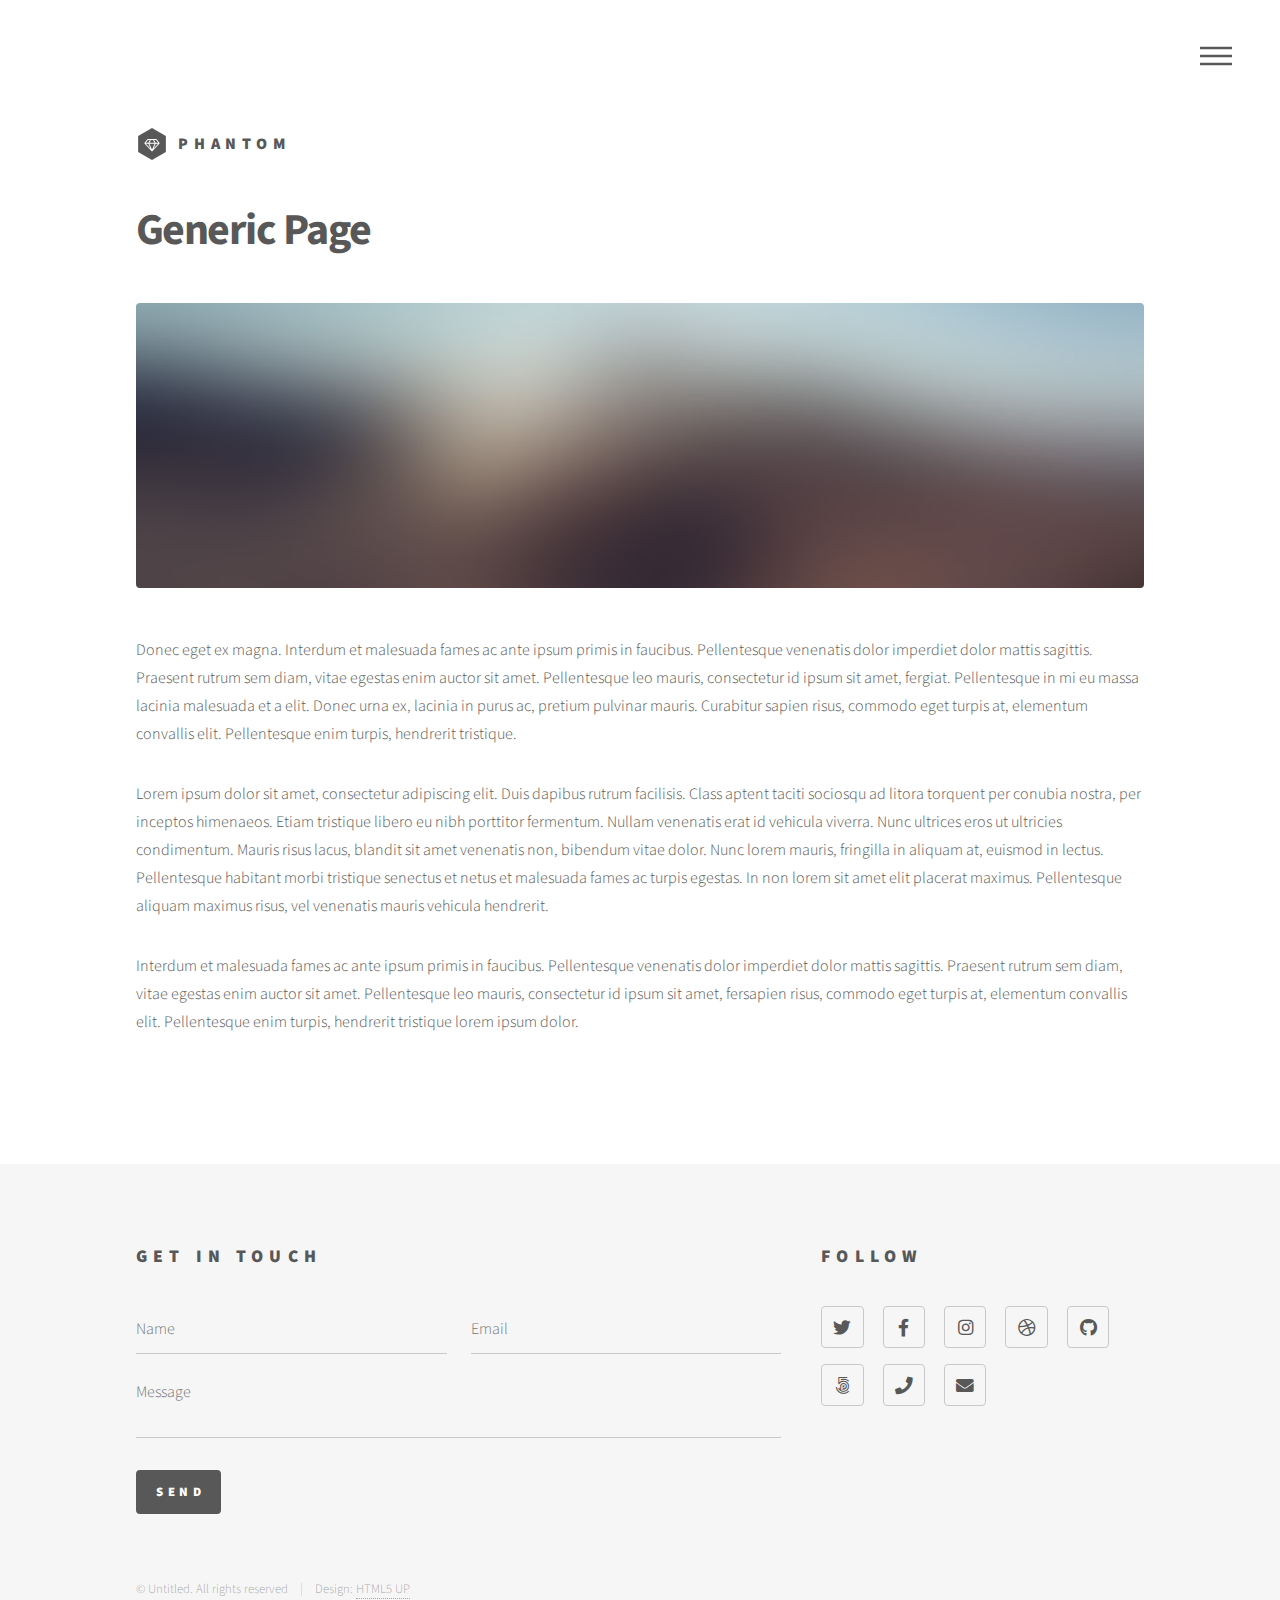
<file: generic.html>
<!DOCTYPE HTML>
<!--
	Phantom by HTML5 UP
	html5up.net | @ajlkn
	Free for personal and commercial use under the CCA 3.0 license (html5up.net/license)
-->
<html>
	<head>
		<title>Generic - Phantom by HTML5 UP</title>
		<meta charset="utf-8" />
		<meta name="viewport" content="width=device-width, initial-scale=1, user-scalable=no" />
		<link rel="stylesheet" href="assets/css/main.css" />
		<noscript><link rel="stylesheet" href="assets/css/noscript.css" /></noscript>
	</head>
	<body class="is-preload">
		<!-- Wrapper -->
			<div id="wrapper">

				<!-- Header -->
					<header id="header">
						<div class="inner">

							<!-- Logo -->
								<a href="index.html" class="logo">
									<span class="symbol"><img src="images/logo.svg" alt="" /></span><span class="title">Phantom</span>
								</a>

							<!-- Nav -->
								<nav>
									<ul>
										<li><a href="#menu">Menu</a></li>
									</ul>
								</nav>

						</div>
					</header>

				<!-- Menu -->
					<nav id="menu">
						<h2>Menu</h2>
						<ul>
							<li><a href="index.html">Home</a></li>
							<li><a href="generic.html">Ipsum veroeros</a></li>
							<li><a href="generic.html">Tempus etiam</a></li>
							<li><a href="generic.html">Consequat dolor</a></li>
							<li><a href="elements.html">Elements</a></li>
						</ul>
					</nav>

				<!-- Main -->
					<div id="main">
						<div class="inner">
							<h1>Generic Page</h1>
							<span class="image main"><img src="images/pic13.jpg" alt="" /></span>
							<p>Donec eget ex magna. Interdum et malesuada fames ac ante ipsum primis in faucibus. Pellentesque venenatis dolor imperdiet dolor mattis sagittis. Praesent rutrum sem diam, vitae egestas enim auctor sit amet. Pellentesque leo mauris, consectetur id ipsum sit amet, fergiat. Pellentesque in mi eu massa lacinia malesuada et a elit. Donec urna ex, lacinia in purus ac, pretium pulvinar mauris. Curabitur sapien risus, commodo eget turpis at, elementum convallis elit. Pellentesque enim turpis, hendrerit tristique.</p>
							<p>Lorem ipsum dolor sit amet, consectetur adipiscing elit. Duis dapibus rutrum facilisis. Class aptent taciti sociosqu ad litora torquent per conubia nostra, per inceptos himenaeos. Etiam tristique libero eu nibh porttitor fermentum. Nullam venenatis erat id vehicula viverra. Nunc ultrices eros ut ultricies condimentum. Mauris risus lacus, blandit sit amet venenatis non, bibendum vitae dolor. Nunc lorem mauris, fringilla in aliquam at, euismod in lectus. Pellentesque habitant morbi tristique senectus et netus et malesuada fames ac turpis egestas. In non lorem sit amet elit placerat maximus. Pellentesque aliquam maximus risus, vel venenatis mauris vehicula hendrerit.</p>
							<p>Interdum et malesuada fames ac ante ipsum primis in faucibus. Pellentesque venenatis dolor imperdiet dolor mattis sagittis. Praesent rutrum sem diam, vitae egestas enim auctor sit amet. Pellentesque leo mauris, consectetur id ipsum sit amet, fersapien risus, commodo eget turpis at, elementum convallis elit. Pellentesque enim turpis, hendrerit tristique lorem ipsum dolor.</p>
						</div>
					</div>

				<!-- Footer -->
					<footer id="footer">
						<div class="inner">
							<section>
								<h2>Get in touch</h2>
								<form method="post" action="#">
									<div class="fields">
										<div class="field half">
											<input type="text" name="name" id="name" placeholder="Name" />
										</div>
										<div class="field half">
											<input type="email" name="email" id="email" placeholder="Email" />
										</div>
										<div class="field">
											<textarea name="message" id="message" placeholder="Message"></textarea>
										</div>
									</div>
									<ul class="actions">
										<li><input type="submit" value="Send" class="primary" /></li>
									</ul>
								</form>
							</section>
							<section>
								<h2>Follow</h2>
								<ul class="icons">
									<li><a href="#" class="icon brands style2 fa-twitter"><span class="label">Twitter</span></a></li>
									<li><a href="#" class="icon brands style2 fa-facebook-f"><span class="label">Facebook</span></a></li>
									<li><a href="#" class="icon brands style2 fa-instagram"><span class="label">Instagram</span></a></li>
									<li><a href="#" class="icon brands style2 fa-dribbble"><span class="label">Dribbble</span></a></li>
									<li><a href="#" class="icon brands style2 fa-github"><span class="label">GitHub</span></a></li>
									<li><a href="#" class="icon brands style2 fa-500px"><span class="label">500px</span></a></li>
									<li><a href="#" class="icon solid style2 fa-phone"><span class="label">Phone</span></a></li>
									<li><a href="#" class="icon solid style2 fa-envelope"><span class="label">Email</span></a></li>
								</ul>
							</section>
							<ul class="copyright">
								<li>&copy; Untitled. All rights reserved</li><li>Design: <a href="http://html5up.net">HTML5 UP</a></li>
							</ul>
						</div>
					</footer>

			</div>

		<!-- Scripts -->
			<script src="assets/js/jquery.min.js"></script>
			<script src="assets/js/browser.min.js"></script>
			<script src="assets/js/breakpoints.min.js"></script>
			<script src="assets/js/util.js"></script>
			<script src="assets/js/main.js"></script>

	</body>
</html>
</file>
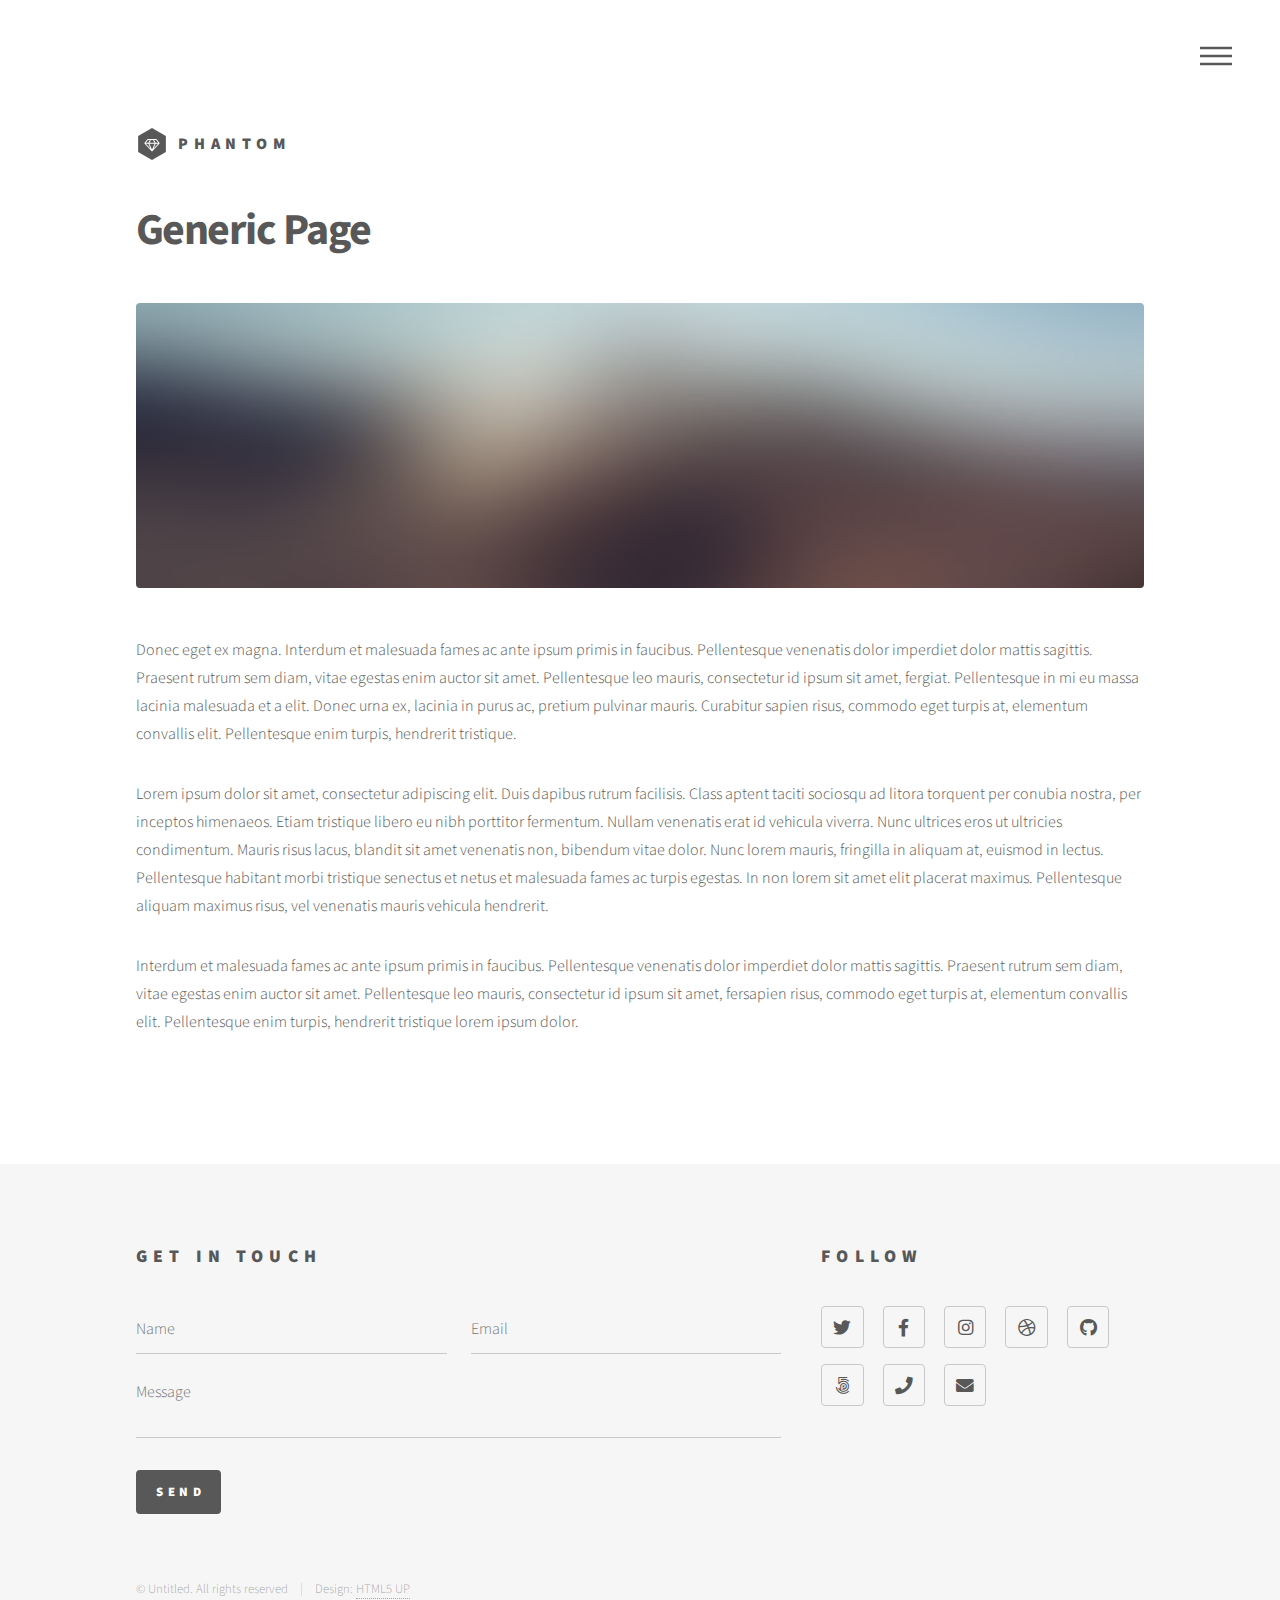
<file: Generic.html>
<!DOCTYPE HTML>
<!--
	Phantom by HTML5 UP
	html5up.net | @ajlkn
	Free for personal and commercial use under the CCA 3.0 license (html5up.net/license)
-->
<html>
	<head>
		<title>Generic - Phantom by HTML5 UP</title>
		<meta charset="utf-8" />
		<meta name="viewport" content="width=device-width, initial-scale=1, user-scalable=no" />
		<link rel="stylesheet" href="assets/css/main.css" />
		<noscript><link rel="stylesheet" href="assets/css/noscript.css" /></noscript>
	</head>
	<body class="is-preload">
		<!-- Wrapper -->
			<div id="wrapper">

				<!-- Header -->
					<header id="header">
						<div class="inner">

							<!-- Logo -->
								<a href="index.html" class="logo">
									<span class="symbol"><img src="images/logo.svg" alt="" /></span><span class="title">Phantom</span>
								</a>

							<!-- Nav -->
								<nav>
									<ul>
										<li><a href="#menu">Menu</a></li>
									</ul>
								</nav>

						</div>
					</header>

				<!-- Menu -->
					<nav id="menu">
						<h2>Menu</h2>
						<ul>
							<li><a href="index.html">Home</a></li>
							<li>
  <a href="Resume.pdf"
     target="_blank"
     rel="noopener noreferrer"
     onclick="event.stopPropagation(); return true;">
     Resume
  </a>
</li>
							<li>
  <a href="https://linkedin.com/in/darion-lian-594002342"
     target="_blank"
     rel="noopener noreferrer"
     onclick="event.stopPropagation(); return true;">
     LinkedIn
  </a>
</li>
							<li><a href="generic.html">About Me</a></li>
							
						</ul>
					</nav>

				<!-- Main -->
					<div id="main">
						<div class="inner">
							<h1>Generic Page</h1>
							<span class="image main"><img src="images/pic13.jpg" alt="" /></span>
							<p>Donec eget ex magna. Interdum et malesuada fames ac ante ipsum primis in faucibus. Pellentesque venenatis dolor imperdiet dolor mattis sagittis. Praesent rutrum sem diam, vitae egestas enim auctor sit amet. Pellentesque leo mauris, consectetur id ipsum sit amet, fergiat. Pellentesque in mi eu massa lacinia malesuada et a elit. Donec urna ex, lacinia in purus ac, pretium pulvinar mauris. Curabitur sapien risus, commodo eget turpis at, elementum convallis elit. Pellentesque enim turpis, hendrerit tristique.</p>
							<p>Lorem ipsum dolor sit amet, consectetur adipiscing elit. Duis dapibus rutrum facilisis. Class aptent taciti sociosqu ad litora torquent per conubia nostra, per inceptos himenaeos. Etiam tristique libero eu nibh porttitor fermentum. Nullam venenatis erat id vehicula viverra. Nunc ultrices eros ut ultricies condimentum. Mauris risus lacus, blandit sit amet venenatis non, bibendum vitae dolor. Nunc lorem mauris, fringilla in aliquam at, euismod in lectus. Pellentesque habitant morbi tristique senectus et netus et malesuada fames ac turpis egestas. In non lorem sit amet elit placerat maximus. Pellentesque aliquam maximus risus, vel venenatis mauris vehicula hendrerit.</p>
							<p>Interdum et malesuada fames ac ante ipsum primis in faucibus. Pellentesque venenatis dolor imperdiet dolor mattis sagittis. Praesent rutrum sem diam, vitae egestas enim auctor sit amet. Pellentesque leo mauris, consectetur id ipsum sit amet, fersapien risus, commodo eget turpis at, elementum convallis elit. Pellentesque enim turpis, hendrerit tristique lorem ipsum dolor.</p>
						</div>
					</div>

				<!-- Footer -->
					<footer id="footer">
						<div class="inner">
							<section>
								<h2>Get in touch</h2>
								<form method="post" action="#">
									<div class="fields">
										<div class="field half">
											<input type="text" name="name" id="name" placeholder="Name" />
										</div>
										<div class="field half">
											<input type="email" name="email" id="email" placeholder="Email" />
										</div>
										<div class="field">
											<textarea name="message" id="message" placeholder="Message"></textarea>
										</div>
									</div>
									<ul class="actions">
										<li><input type="submit" value="Send" class="primary" /></li>
									</ul>
								</form>
							</section>
							<section>
								<h2>Follow</h2>
								<ul class="icons">
									<li><a href="#" class="icon brands style2 fa-twitter"><span class="label">Twitter</span></a></li>
									<li><a href="#" class="icon brands style2 fa-facebook-f"><span class="label">Facebook</span></a></li>
									<li><a href="#" class="icon brands style2 fa-instagram"><span class="label">Instagram</span></a></li>
									<li><a href="#" class="icon brands style2 fa-dribbble"><span class="label">Dribbble</span></a></li>
									<li><a href="#" class="icon brands style2 fa-github"><span class="label">GitHub</span></a></li>
									<li><a href="#" class="icon brands style2 fa-500px"><span class="label">500px</span></a></li>
									<li><a href="#" class="icon solid style2 fa-phone"><span class="label">Phone</span></a></li>
									<li><a href="#" class="icon solid style2 fa-envelope"><span class="label">Email</span></a></li>
								</ul>
							</section>
							<ul class="copyright">
								<li>&copy; Untitled. All rights reserved</li><li>Design: <a href="http://html5up.net">HTML5 UP</a></li>
							</ul>
						</div>
					</footer>

			</div>

		<!-- Scripts -->
			<script src="assets/js/jquery.min.js"></script>
			<script src="assets/js/browser.min.js"></script>
			<script src="assets/js/breakpoints.min.js"></script>
			<script src="assets/js/util.js"></script>
			<script src="assets/js/main.js"></script>

	</body>
</html>
</file>
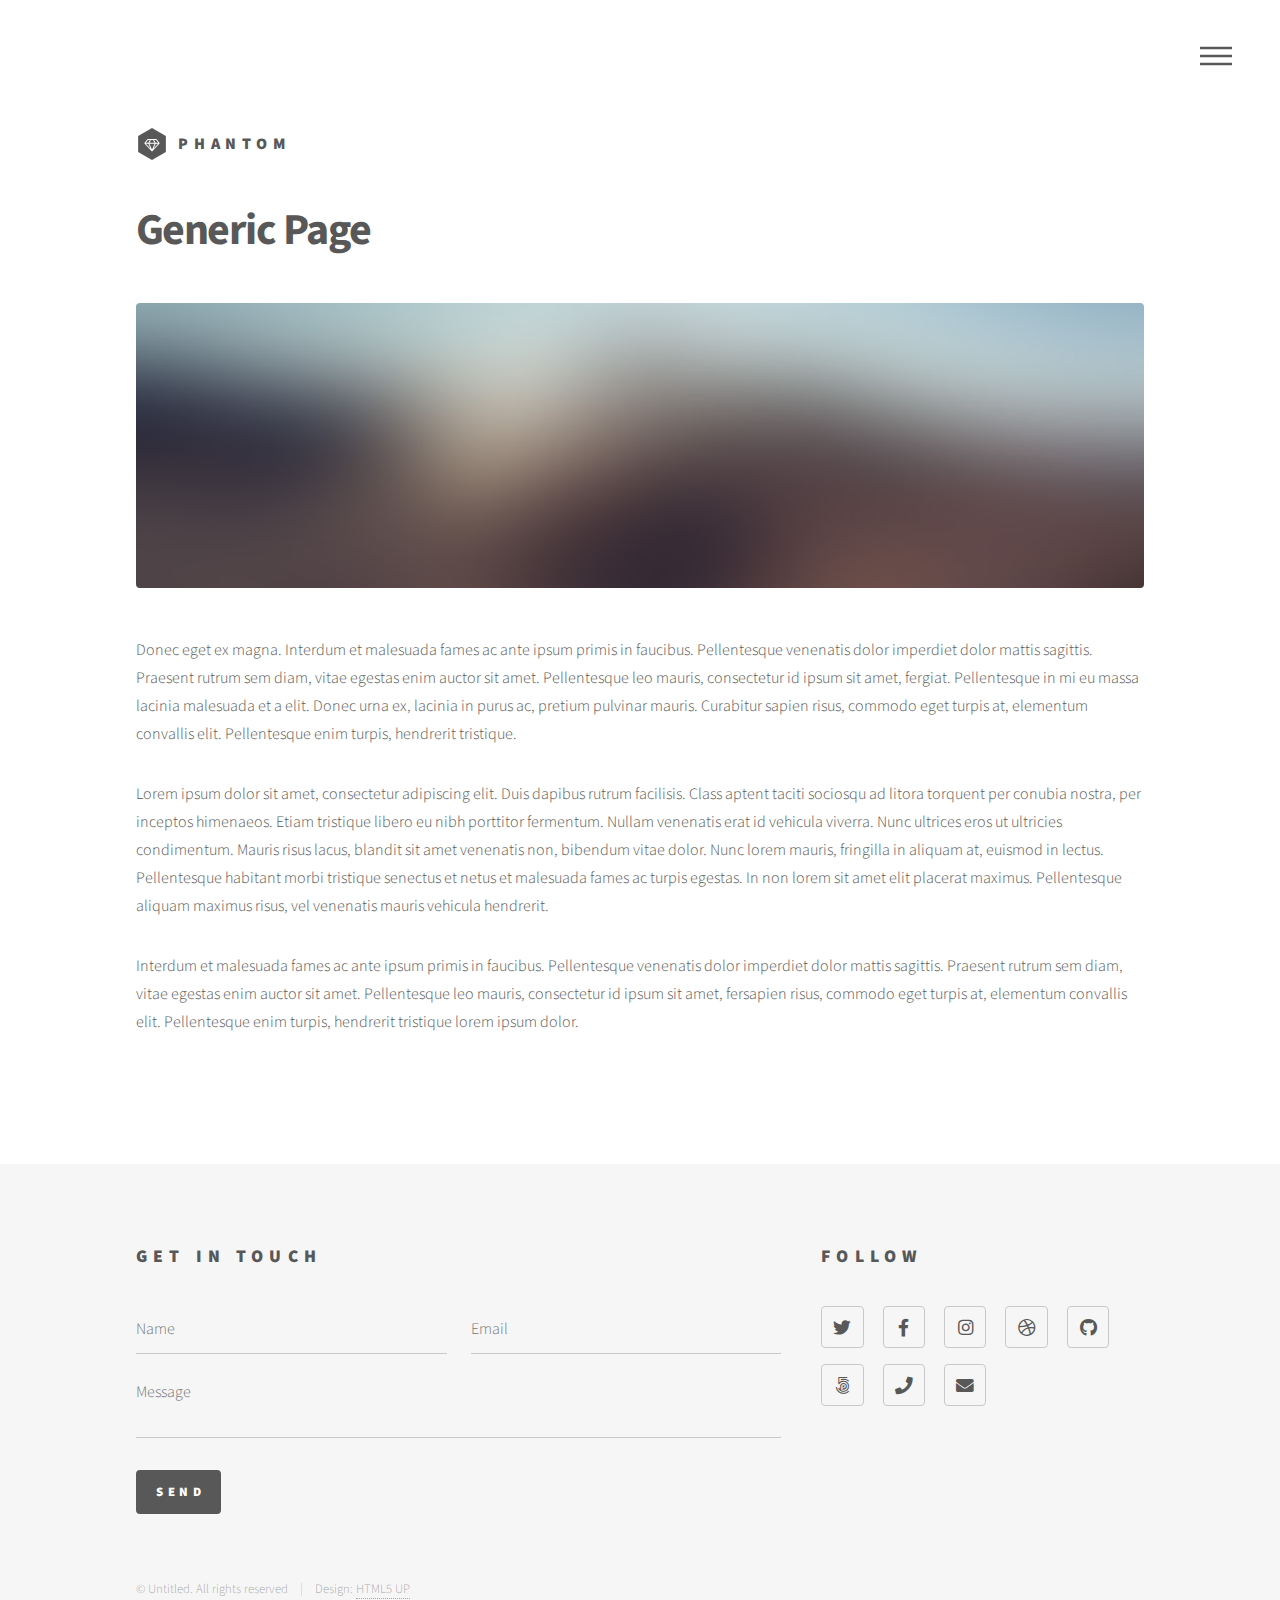
<file: MakeMIT.html>
<!DOCTYPE HTML>
<!--
	Phantom by HTML5 UP
	html5up.net | @ajlkn
	Free for personal and commercial use under the CCA 3.0 license (html5up.net/license)
-->
<html>
	<head>
		<title>Generic - Phantom by HTML5 UP</title>
		<meta charset="utf-8" />
		<meta name="viewport" content="width=device-width, initial-scale=1, user-scalable=no" />
		<link rel="stylesheet" href="assets/css/main.css" />
		<noscript><link rel="stylesheet" href="assets/css/noscript.css" /></noscript>
	</head>
	<body class="is-preload">
		<!-- Wrapper -->
			<div id="wrapper">

				<!-- Header -->
					<header id="header">
						<div class="inner">

							<!-- Logo -->
								<a href="index.html" class="logo">
									<span class="symbol"><img src="images/logo.svg" alt="" /></span><span class="title">Phantom</span>
								</a>

							<!-- Nav -->
								<nav>
									<ul>
										<li><a href="#menu">Menu</a></li>
									</ul>
								</nav>

						</div>
					</header>

				<!-- Menu -->
					<nav id="menu">
						<h2>Menu</h2>
						<ul>
							<li><a href="index.html">Home</a></li>
							<li><a href="generic.html">Ipsum veroeros</a></li>
							<li><a href="generic.html">Tempus etiam</a></li>
							<li><a href="generic.html">Consequat dolor</a></li>
							<li><a href="elements.html">Elements</a></li>
						</ul>
					</nav>

				<!-- Main -->
					<div id="main">
						<div class="inner">
							<h1>Generic Page</h1>
							<span class="image main"><img src="images/pic13.jpg" alt="" /></span>
							<p>Donec eget ex magna. Interdum et malesuada fames ac ante ipsum primis in faucibus. Pellentesque venenatis dolor imperdiet dolor mattis sagittis. Praesent rutrum sem diam, vitae egestas enim auctor sit amet. Pellentesque leo mauris, consectetur id ipsum sit amet, fergiat. Pellentesque in mi eu massa lacinia malesuada et a elit. Donec urna ex, lacinia in purus ac, pretium pulvinar mauris. Curabitur sapien risus, commodo eget turpis at, elementum convallis elit. Pellentesque enim turpis, hendrerit tristique.</p>
							<p>Lorem ipsum dolor sit amet, consectetur adipiscing elit. Duis dapibus rutrum facilisis. Class aptent taciti sociosqu ad litora torquent per conubia nostra, per inceptos himenaeos. Etiam tristique libero eu nibh porttitor fermentum. Nullam venenatis erat id vehicula viverra. Nunc ultrices eros ut ultricies condimentum. Mauris risus lacus, blandit sit amet venenatis non, bibendum vitae dolor. Nunc lorem mauris, fringilla in aliquam at, euismod in lectus. Pellentesque habitant morbi tristique senectus et netus et malesuada fames ac turpis egestas. In non lorem sit amet elit placerat maximus. Pellentesque aliquam maximus risus, vel venenatis mauris vehicula hendrerit.</p>
							<p>Interdum et malesuada fames ac ante ipsum primis in faucibus. Pellentesque venenatis dolor imperdiet dolor mattis sagittis. Praesent rutrum sem diam, vitae egestas enim auctor sit amet. Pellentesque leo mauris, consectetur id ipsum sit amet, fersapien risus, commodo eget turpis at, elementum convallis elit. Pellentesque enim turpis, hendrerit tristique lorem ipsum dolor.</p>
						</div>
					</div>

				<!-- Footer -->
					<footer id="footer">
						<div class="inner">
							<section>
								<h2>Get in touch</h2>
								<form method="post" action="#">
									<div class="fields">
										<div class="field half">
											<input type="text" name="name" id="name" placeholder="Name" />
										</div>
										<div class="field half">
											<input type="email" name="email" id="email" placeholder="Email" />
										</div>
										<div class="field">
											<textarea name="message" id="message" placeholder="Message"></textarea>
										</div>
									</div>
									<ul class="actions">
										<li><input type="submit" value="Send" class="primary" /></li>
									</ul>
								</form>
							</section>
							<section>
								<h2>Follow</h2>
								<ul class="icons">
									<li><a href="#" class="icon brands style2 fa-twitter"><span class="label">Twitter</span></a></li>
									<li><a href="#" class="icon brands style2 fa-facebook-f"><span class="label">Facebook</span></a></li>
									<li><a href="#" class="icon brands style2 fa-instagram"><span class="label">Instagram</span></a></li>
									<li><a href="#" class="icon brands style2 fa-dribbble"><span class="label">Dribbble</span></a></li>
									<li><a href="#" class="icon brands style2 fa-github"><span class="label">GitHub</span></a></li>
									<li><a href="#" class="icon brands style2 fa-500px"><span class="label">500px</span></a></li>
									<li><a href="#" class="icon solid style2 fa-phone"><span class="label">Phone</span></a></li>
									<li><a href="#" class="icon solid style2 fa-envelope"><span class="label">Email</span></a></li>
								</ul>
							</section>
							<ul class="copyright">
								<li>&copy; Untitled. All rights reserved</li><li>Design: <a href="http://html5up.net">HTML5 UP</a></li>
							</ul>
						</div>
					</footer>

			</div>

		<!-- Scripts -->
			<script src="assets/js/jquery.min.js"></script>
			<script src="assets/js/browser.min.js"></script>
			<script src="assets/js/breakpoints.min.js"></script>
			<script src="assets/js/util.js"></script>
			<script src="assets/js/main.js"></script>

	</body>
</html>
</file>
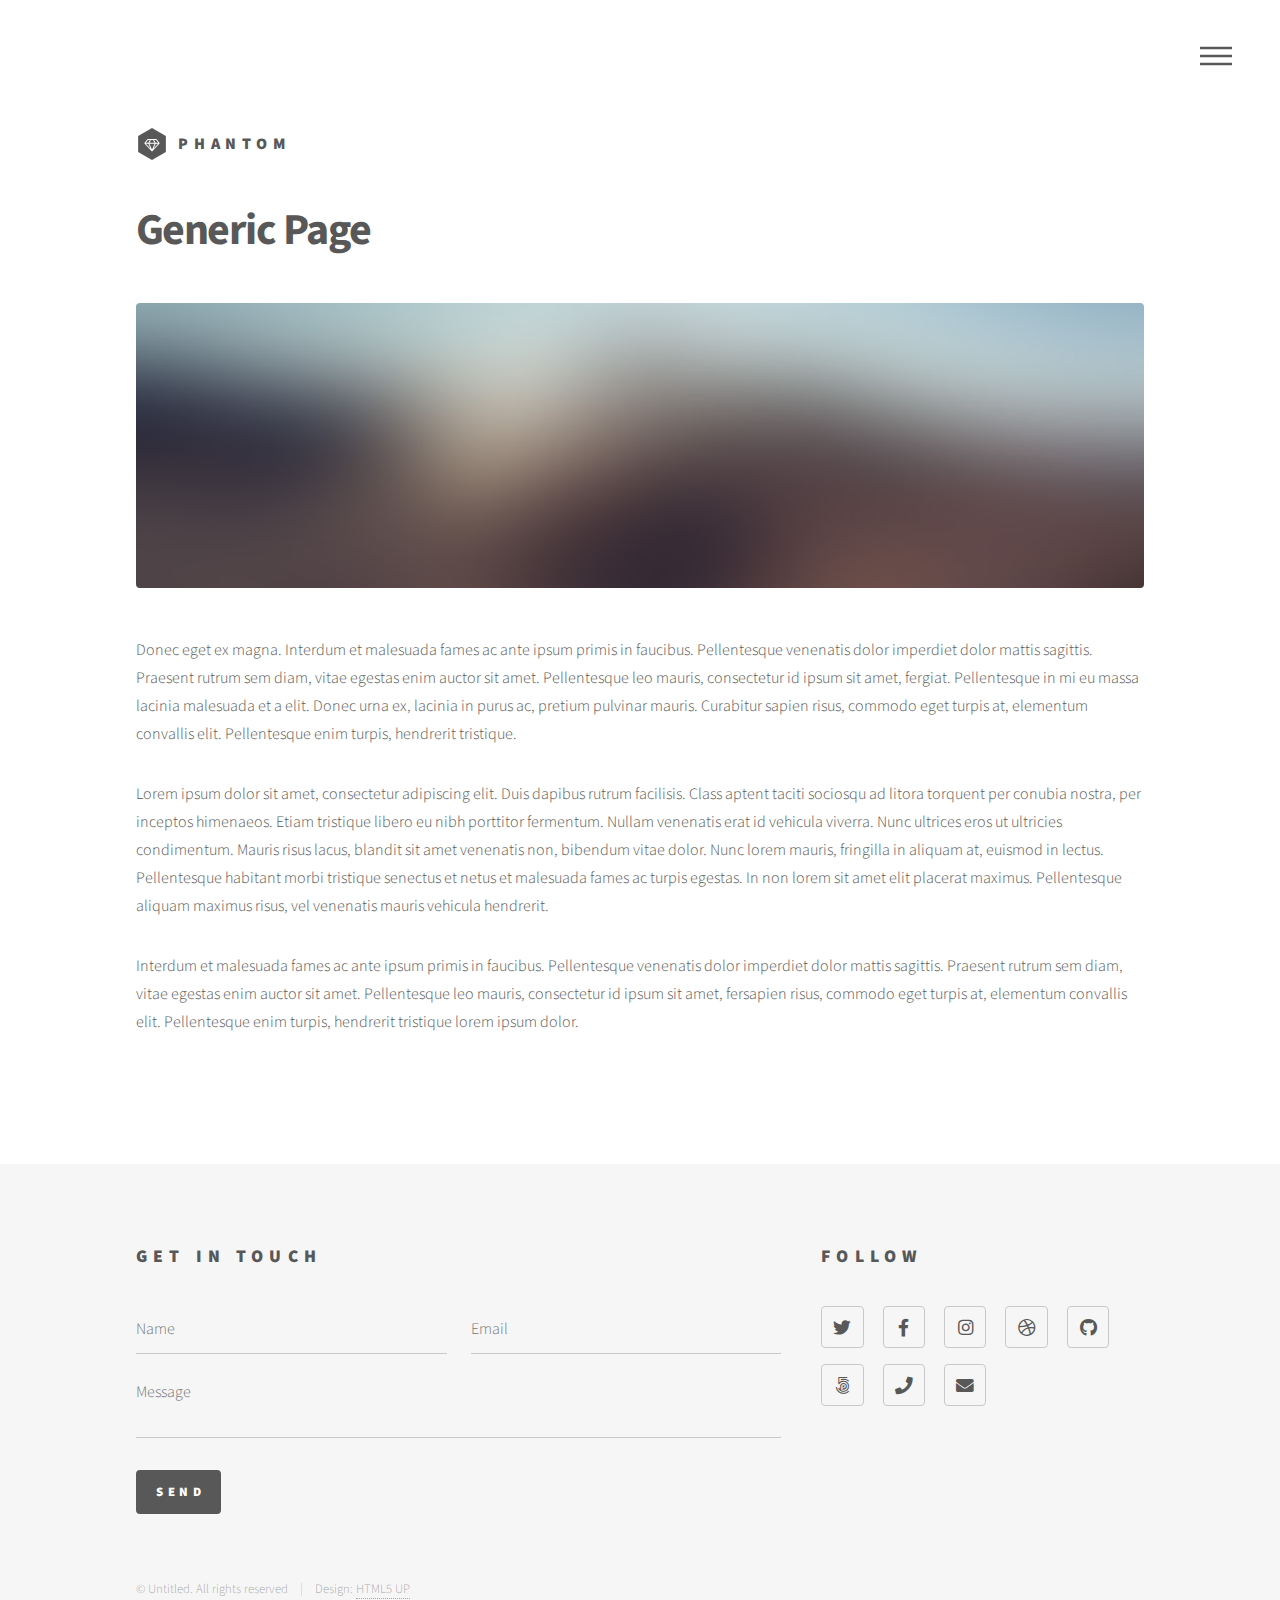
<file: Micro.html>
<!DOCTYPE HTML>
<!--
	Phantom by HTML5 UP
	html5up.net | @ajlkn
	Free for personal and commercial use under the CCA 3.0 license (html5up.net/license)
-->
<html>
	<head>
		<title>Micro Class Plane</title>
		<meta charset="utf-8" />
		<meta name="viewport" content="width=device-width, initial-scale=1, user-scalable=no" />
		<link rel="stylesheet" href="assets/css/main.css" />
		<noscript><link rel="stylesheet" href="assets/css/noscript.css" /></noscript>
	</head>
	<body class="is-preload">
		<!-- Wrapper -->
			<div id="wrapper">

				<!-- Header -->
					<header id="header">
						<div class="inner">

							<!-- Logo -->
								<a href="index.html" class="logo">
									<span class="symbol"><img src="images/logo.svg" alt="" /></span><span class="title">Phantom</span>
								</a>

							<!-- Nav -->
								<nav>
									<ul>
										<li><a href="#menu">Menu</a></li>
									</ul>
								</nav>

						</div>
					</header>

				<!-- Menu -->
					<nav id="menu">
						<h2>Menu</h2>
						<ul>
							<li><a href="index.html">Home</a></li>
							<li>
  <a href="Resume.pdf"
     target="_blank"
     rel="noopener noreferrer"
     onclick="event.stopPropagation(); return true;">
     Resume
  </a>
</li>
							<li>
  <a href="https://linkedin.com/in/darion-lian-594002342"
     target="_blank"
     rel="noopener noreferrer"
     onclick="event.stopPropagation(); return true;">
     LinkedIn
  </a>
</li>
							<li><a href="generic.html">About Me</a></li>
							
						</ul>
					</nav>

				<!-- Main -->
					<div id="main">
						<div class="inner">
							<h1>Generic Page</h1>
							<span class="image main"><img src="images/pic13.jpg" alt="" /></span>
							<p>Donec eget ex magna. Interdum et malesuada fames ac ante ipsum primis in faucibus. Pellentesque venenatis dolor imperdiet dolor mattis sagittis. Praesent rutrum sem diam, vitae egestas enim auctor sit amet. Pellentesque leo mauris, consectetur id ipsum sit amet, fergiat. Pellentesque in mi eu massa lacinia malesuada et a elit. Donec urna ex, lacinia in purus ac, pretium pulvinar mauris. Curabitur sapien risus, commodo eget turpis at, elementum convallis elit. Pellentesque enim turpis, hendrerit tristique.</p>
							<p>Lorem ipsum dolor sit amet, consectetur adipiscing elit. Duis dapibus rutrum facilisis. Class aptent taciti sociosqu ad litora torquent per conubia nostra, per inceptos himenaeos. Etiam tristique libero eu nibh porttitor fermentum. Nullam venenatis erat id vehicula viverra. Nunc ultrices eros ut ultricies condimentum. Mauris risus lacus, blandit sit amet venenatis non, bibendum vitae dolor. Nunc lorem mauris, fringilla in aliquam at, euismod in lectus. Pellentesque habitant morbi tristique senectus et netus et malesuada fames ac turpis egestas. In non lorem sit amet elit placerat maximus. Pellentesque aliquam maximus risus, vel venenatis mauris vehicula hendrerit.</p>
							<p>Interdum et malesuada fames ac ante ipsum primis in faucibus. Pellentesque venenatis dolor imperdiet dolor mattis sagittis. Praesent rutrum sem diam, vitae egestas enim auctor sit amet. Pellentesque leo mauris, consectetur id ipsum sit amet, fersapien risus, commodo eget turpis at, elementum convallis elit. Pellentesque enim turpis, hendrerit tristique lorem ipsum dolor.</p>
						</div>
					</div>

				<!-- Footer -->
					<footer id="footer">
						<div class="inner">
							<section>
								<h2>Get in touch</h2>
								<form method="post" action="#">
									<div class="fields">
										<div class="field half">
											<input type="text" name="name" id="name" placeholder="Name" />
										</div>
										<div class="field half">
											<input type="email" name="email" id="email" placeholder="Email" />
										</div>
										<div class="field">
											<textarea name="message" id="message" placeholder="Message"></textarea>
										</div>
									</div>
									<ul class="actions">
										<li><input type="submit" value="Send" class="primary" /></li>
									</ul>
								</form>
							</section>
							<section>
								<h2>Follow</h2>
								<ul class="icons">
									<li><a href="#" class="icon brands style2 fa-twitter"><span class="label">Twitter</span></a></li>
									<li><a href="#" class="icon brands style2 fa-facebook-f"><span class="label">Facebook</span></a></li>
									<li><a href="#" class="icon brands style2 fa-instagram"><span class="label">Instagram</span></a></li>
									<li><a href="#" class="icon brands style2 fa-dribbble"><span class="label">Dribbble</span></a></li>
									<li><a href="#" class="icon brands style2 fa-github"><span class="label">GitHub</span></a></li>
									<li><a href="#" class="icon brands style2 fa-500px"><span class="label">500px</span></a></li>
									<li><a href="#" class="icon solid style2 fa-phone"><span class="label">Phone</span></a></li>
									<li><a href="#" class="icon solid style2 fa-envelope"><span class="label">Email</span></a></li>
								</ul>
							</section>
							<ul class="copyright">
								<li>&copy; Untitled. All rights reserved</li><li>Design: <a href="http://html5up.net">HTML5 UP</a></li>
							</ul>
						</div>
					</footer>

			</div>

		<!-- Scripts -->
			<script src="assets/js/jquery.min.js"></script>
			<script src="assets/js/browser.min.js"></script>
			<script src="assets/js/breakpoints.min.js"></script>
			<script src="assets/js/util.js"></script>
			<script src="assets/js/main.js"></script>

	</body>
</html>
</file>
<file: assets/css/noscript.css>
/*
	Phantom by HTML5 UP
	html5up.net | @ajlkn
	Free for personal and commercial use under the CCA 3.0 license (html5up.net/license)
*/

/* Tiles */

	body.is-preload .tiles article {
		-moz-transform: none;
		-webkit-transform: none;
		-ms-transform: none;
		transform: none;
		opacity: 1;
	}
</file>
<file: html5up-phantom/assets/css/noscript.css>
/*
	Phantom by HTML5 UP
	html5up.net | @ajlkn
	Free for personal and commercial use under the CCA 3.0 license (html5up.net/license)
*/

/* Tiles */

	body.is-preload .tiles article {
		-moz-transform: none;
		-webkit-transform: none;
		-ms-transform: none;
		transform: none;
		opacity: 1;
	}
</file>
<file: assets/css/main.css>
@import url(fontawesome-all.min.css);
@import url("https://fonts.googleapis.com/css?family=Source+Sans+Pro:300,700,900");

/*
	Phantom by HTML5 UP
	html5up.net | @ajlkn
	Free for personal and commercial use under the CCA 3.0 license (html5up.net/license)
*/

html, body, div, span, applet, object,
iframe, h1, h2, h3, h4, h5, h6, p, blockquote,
pre, a, abbr, acronym, address, big, cite,
code, del, dfn, em, img, ins, kbd, q, s, samp,
small, strike, strong, sub, sup, tt, var, b,
u, i, center, dl, dt, dd, ol, ul, li, fieldset,
form, label, legend, table, caption, tbody,
tfoot, thead, tr, th, td, article, aside,
canvas, details, embed, figure, figcaption,
footer, header, hgroup, menu, nav, output, ruby,
section, summary, time, mark, audio, video {
	margin: 0;
	padding: 0;
	border: 0;
	font-size: 100%;
	font: inherit;
	vertical-align: baseline;}

article, aside, details, figcaption, figure,
footer, header, hgroup, menu, nav, section {
	display: block;}

body {
	line-height: 1;
}

ol, ul {
	list-style: none;
}

blockquote, q {
	quotes: none;
}

	blockquote:before, blockquote:after, q:before, q:after {
		content: '';
		content: none;
	}

table {
	border-collapse: collapse;
	border-spacing: 0;
}

body {
	-webkit-text-size-adjust: none;
}

mark {
	background-color: transparent;
	color: inherit;
}

input::-moz-focus-inner {
	border: 0;
	padding: 0;
}

input, select, textarea {
	-moz-appearance: none;
	-webkit-appearance: none;
	-ms-appearance: none;
	appearance: none;
}

/* Basic */

	@-ms-viewport {
		width: device-width;
	}

	body {
		-ms-overflow-style: scrollbar;
	}

	@media screen and (max-width: 480px) {

		html, body {
			min-width: 320px;
		}

	}

	html {
		box-sizing: border-box;
	}

	*, *:before, *:after {
		box-sizing: inherit;
	}

	body {
		background: #ffffff;
	}

		body.is-preload *, body.is-preload *:before, body.is-preload *:after {
			-moz-animation: none !important;
			-webkit-animation: none !important;
			-ms-animation: none !important;
			animation: none !important;
			-moz-transition: none !important;
			-webkit-transition: none !important;
			-ms-transition: none !important;
			transition: none !important;
		}

/* Type */

	body, input, select, textarea {
		color: #585858;
		font-family: "Source Sans Pro", Helvetica, sans-serif;
		font-size: 16pt;
		font-weight: 300;
		line-height: 1.75;
	}

		@media screen and (max-width: 1680px) {

			body, input, select, textarea {
				font-size: 14pt;
			}

		}

		@media screen and (max-width: 1280px) {

			body, input, select, textarea {
				font-size: 12pt;
			}

		}

	a {
		-moz-transition: border-bottom-color 0.2s ease, color 0.2s ease;
		-webkit-transition: border-bottom-color 0.2s ease, color 0.2s ease;
		-ms-transition: border-bottom-color 0.2s ease, color 0.2s ease;
		transition: border-bottom-color 0.2s ease, color 0.2s ease;
		text-decoration: none;
		color: #585858;
		border-bottom: dotted 1px rgba(88, 88, 88, 0.5);
	}

		a:hover {
			border-bottom-color: transparent;
			color: #f2849e !important;
		}

	strong, b {
		font-weight: 900;
	}

	em, i {
		font-style: italic;
	}

	p {
		margin: 0 0 2em 0;
	}

	h1 {
		font-size: 2.75em;
		font-weight: 700;
		line-height: 1.3;
		margin: 0 0 1em 0;
		letter-spacing: -0.035em;
	}

		h1 a {
			color: inherit;
		}

		@media screen and (max-width: 736px) {

			h1 {
				font-size: 2em;
				margin: 0 0 1em 0;
			}

		}

		@media screen and (max-width: 360px) {

			h1 {
				font-size: 1.75em;
			}

		}

	h2, h3, h4, h5, h6 {
		font-weight: 900;
		line-height: 1.5;
		margin: 0 0 2em 0;
		text-transform: uppercase;
		letter-spacing: 0.35em;
	}

		h2 a, h3 a, h4 a, h5 a, h6 a {
			color: inherit;
		}

	h2 {
		font-size: 1.1em;
	}

	h3 {
		font-size: 1em;
	}

	h4 {
		font-size: 0.8em;
	}

	h5 {
		font-size: 0.8em;
	}

	h6 {
		font-size: 0.8em;
	}

	@media screen and (max-width: 980px) {

		h1 br, h2 br, h3 br, h4 br, h5 br, h6 br {
			display: none;
		}

	}

	@media screen and (max-width: 736px) {

		h2 {
			font-size: 1em;
		}

		h3 {
			font-size: 0.8em;
		}

	}

	sub {
		font-size: 0.8em;
		position: relative;
		top: 0.5em;
	}

	sup {
		font-size: 0.8em;
		position: relative;
		top: -0.5em;
	}

	blockquote {
		border-left: solid 4px #c9c9c9;
		font-style: italic;
		margin: 0 0 2em 0;
		padding: 0.5em 0 0.5em 2em;
	}

	code {
		background: rgba(144, 144, 144, 0.075);
		border-radius: 4px;
		border: solid 1px #c9c9c9;
		font-family: "Courier New", monospace;
		font-size: 0.9em;
		margin: 0 0.25em;
		padding: 0.25em 0.65em;
	}

	pre {
		-webkit-overflow-scrolling: touch;
		font-family: "Courier New", monospace;
		font-size: 0.9em;
		margin: 0 0 2em 0;
	}

		pre code {
			display: block;
			line-height: 1.75;
			padding: 1em 1.5em;
			overflow-x: auto;
		}

	hr {
		border: 0;
		border-bottom: solid 1px #c9c9c9;
		margin: 2em 0;
	}

		hr.major {
			margin: 3em 0;
		}

	.align-left {
		text-align: left;
	}

	.align-center {
		text-align: center;
	}

	.align-right {
		text-align: right;
	}

/* Row */

	.row {
		display: flex;
		flex-wrap: wrap;
		box-sizing: border-box;
		align-items: stretch;
	}

		.row > * {
			box-sizing: border-box;
		}

		.row.gtr-uniform > * > :last-child {
			margin-bottom: 0;
		}

		.row.aln-left {
			justify-content: flex-start;
		}

		.row.aln-center {
			justify-content: center;
		}

		.row.aln-right {
			justify-content: flex-end;
		}

		.row.aln-top {
			align-items: flex-start;
		}

		.row.aln-middle {
			align-items: center;
		}

		.row.aln-bottom {
			align-items: flex-end;
		}

		.row > .imp {
			order: -1;
		}

		.row > .col-1 {
			width: 8.33333%;
		}

		.row > .off-1 {
			margin-left: 8.33333%;
		}

		.row > .col-2 {
			width: 16.66667%;
		}

		.row > .off-2 {
			margin-left: 16.66667%;
		}

		.row > .col-3 {
			width: 25%;
		}

		.row > .off-3 {
			margin-left: 25%;
		}

		.row > .col-4 {
			width: 33.33333%;
		}

		.row > .off-4 {
			margin-left: 33.33333%;
		}

		.row > .col-5 {
			width: 41.66667%;
		}

		.row > .off-5 {
			margin-left: 41.66667%;
		}

		.row > .col-6 {
			width: 50%;
		}

		.row > .off-6 {
			margin-left: 50%;
		}

		.row > .col-7 {
			width: 58.33333%;
		}

		.row > .off-7 {
			margin-left: 58.33333%;
		}

		.row > .col-8 {
			width: 66.66667%;
		}

		.row > .off-8 {
			margin-left: 66.66667%;
		}

		.row > .col-9 {
			width: 75%;
		}

		.row > .off-9 {
			margin-left: 75%;
		}

		.row > .col-10 {
			width: 83.33333%;
		}

		.row > .off-10 {
			margin-left: 83.33333%;
		}

		.row > .col-11 {
			width: 91.66667%;
		}

		.row > .off-11 {
			margin-left: 91.66667%;
		}

		.row > .col-12 {
			width: 100%;
		}

		.row > .off-12 {
			margin-left: 100%;
		}

		.row.gtr-0 {
			margin-top: 0;
			margin-left: 0em;
		}

			.row.gtr-0 > * {
				padding: 0 0 0 0em;
			}

			.row.gtr-0.gtr-uniform {
				margin-top: 0em;
			}

				.row.gtr-0.gtr-uniform > * {
					padding-top: 0em;
				}

		.row.gtr-25 {
			margin-top: 0;
			margin-left: -0.5em;
		}

			.row.gtr-25 > * {
				padding: 0 0 0 0.5em;
			}

			.row.gtr-25.gtr-uniform {
				margin-top: -0.5em;
			}

				.row.gtr-25.gtr-uniform > * {
					padding-top: 0.5em;
				}

		.row.gtr-50 {
			margin-top: 0;
			margin-left: -1em;
		}

			.row.gtr-50 > * {
				padding: 0 0 0 1em;
			}

			.row.gtr-50.gtr-uniform {
				margin-top: -1em;
			}

				.row.gtr-50.gtr-uniform > * {
					padding-top: 1em;
				}

		.row {
			margin-top: 0;
			margin-left: -2em;
		}

			.row > * {
				padding: 0 0 0 2em;
			}

			.row.gtr-uniform {
				margin-top: -2em;
			}

				.row.gtr-uniform > * {
					padding-top: 2em;
				}

		.row.gtr-150 {
			margin-top: 0;
			margin-left: -3em;
		}

			.row.gtr-150 > * {
				padding: 0 0 0 3em;
			}

			.row.gtr-150.gtr-uniform {
				margin-top: -3em;
			}

				.row.gtr-150.gtr-uniform > * {
					padding-top: 3em;
				}

		.row.gtr-200 {
			margin-top: 0;
			margin-left: -4em;
		}

			.row.gtr-200 > * {
				padding: 0 0 0 4em;
			}

			.row.gtr-200.gtr-uniform {
				margin-top: -4em;
			}

				.row.gtr-200.gtr-uniform > * {
					padding-top: 4em;
				}

		@media screen and (max-width: 1680px) {

			.row {
				display: flex;
				flex-wrap: wrap;
				box-sizing: border-box;
				align-items: stretch;
			}

				.row > * {
					box-sizing: border-box;
				}

				.row.gtr-uniform > * > :last-child {
					margin-bottom: 0;
				}

				.row.aln-left {
					justify-content: flex-start;
				}

				.row.aln-center {
					justify-content: center;
				}

				.row.aln-right {
					justify-content: flex-end;
				}

				.row.aln-top {
					align-items: flex-start;
				}

				.row.aln-middle {
					align-items: center;
				}

				.row.aln-bottom {
					align-items: flex-end;
				}

				.row > .imp-xlarge {
					order: -1;
				}

				.row > .col-1-xlarge {
					width: 8.33333%;
				}

				.row > .off-1-xlarge {
					margin-left: 8.33333%;
				}

				.row > .col-2-xlarge {
					width: 16.66667%;
				}

				.row > .off-2-xlarge {
					margin-left: 16.66667%;
				}

				.row > .col-3-xlarge {
					width: 25%;
				}

				.row > .off-3-xlarge {
					margin-left: 25%;
				}

				.row > .col-4-xlarge {
					width: 33.33333%;
				}

				.row > .off-4-xlarge {
					margin-left: 33.33333%;
				}

				.row > .col-5-xlarge {
					width: 41.66667%;
				}

				.row > .off-5-xlarge {
					margin-left: 41.66667%;
				}

				.row > .col-6-xlarge {
					width: 50%;
				}

				.row > .off-6-xlarge {
					margin-left: 50%;
				}

				.row > .col-7-xlarge {
					width: 58.33333%;
				}

				.row > .off-7-xlarge {
					margin-left: 58.33333%;
				}

				.row > .col-8-xlarge {
					width: 66.66667%;
				}

				.row > .off-8-xlarge {
					margin-left: 66.66667%;
				}

				.row > .col-9-xlarge {
					width: 75%;
				}

				.row > .off-9-xlarge {
					margin-left: 75%;
				}

				.row > .col-10-xlarge {
					width: 83.33333%;
				}

				.row > .off-10-xlarge {
					margin-left: 83.33333%;
				}

				.row > .col-11-xlarge {
					width: 91.66667%;
				}

				.row > .off-11-xlarge {
					margin-left: 91.66667%;
				}

				.row > .col-12-xlarge {
					width: 100%;
				}

				.row > .off-12-xlarge {
					margin-left: 100%;
				}

				.row.gtr-0 {
					margin-top: 0;
					margin-left: 0em;
				}

					.row.gtr-0 > * {
						padding: 0 0 0 0em;
					}

					.row.gtr-0.gtr-uniform {
						margin-top: 0em;
					}

						.row.gtr-0.gtr-uniform > * {
							padding-top: 0em;
						}

				.row.gtr-25 {
					margin-top: 0;
					margin-left: -0.5em;
				}

					.row.gtr-25 > * {
						padding: 0 0 0 0.5em;
					}

					.row.gtr-25.gtr-uniform {
						margin-top: -0.5em;
					}

						.row.gtr-25.gtr-uniform > * {
							padding-top: 0.5em;
						}

				.row.gtr-50 {
					margin-top: 0;
					margin-left: -1em;
				}

					.row.gtr-50 > * {
						padding: 0 0 0 1em;
					}

					.row.gtr-50.gtr-uniform {
						margin-top: -1em;
					}

						.row.gtr-50.gtr-uniform > * {
							padding-top: 1em;
						}

				.row {
					margin-top: 0;
					margin-left: -2em;
				}

					.row > * {
						padding: 0 0 0 2em;
					}

					.row.gtr-uniform {
						margin-top: -2em;
					}

						.row.gtr-uniform > * {
							padding-top: 2em;
						}

				.row.gtr-150 {
					margin-top: 0;
					margin-left: -3em;
				}

					.row.gtr-150 > * {
						padding: 0 0 0 3em;
					}

					.row.gtr-150.gtr-uniform {
						margin-top: -3em;
					}

						.row.gtr-150.gtr-uniform > * {
							padding-top: 3em;
						}

				.row.gtr-200 {
					margin-top: 0;
					margin-left: -4em;
				}

					.row.gtr-200 > * {
						padding: 0 0 0 4em;
					}

					.row.gtr-200.gtr-uniform {
						margin-top: -4em;
					}

						.row.gtr-200.gtr-uniform > * {
							padding-top: 4em;
						}

		}

		@media screen and (max-width: 1280px) {

			.row {
				display: flex;
				flex-wrap: wrap;
				box-sizing: border-box;
				align-items: stretch;
			}

				.row > * {
					box-sizing: border-box;
				}

				.row.gtr-uniform > * > :last-child {
					margin-bottom: 0;
				}

				.row.aln-left {
					justify-content: flex-start;
				}

				.row.aln-center {
					justify-content: center;
				}

				.row.aln-right {
					justify-content: flex-end;
				}

				.row.aln-top {
					align-items: flex-start;
				}

				.row.aln-middle {
					align-items: center;
				}

				.row.aln-bottom {
					align-items: flex-end;
				}

				.row > .imp-large {
					order: -1;
				}

				.row > .col-1-large {
					width: 8.33333%;
				}

				.row > .off-1-large {
					margin-left: 8.33333%;
				}

				.row > .col-2-large {
					width: 16.66667%;
				}

				.row > .off-2-large {
					margin-left: 16.66667%;
				}

				.row > .col-3-large {
					width: 25%;
				}

				.row > .off-3-large {
					margin-left: 25%;
				}

				.row > .col-4-large {
					width: 33.33333%;
				}

				.row > .off-4-large {
					margin-left: 33.33333%;
				}

				.row > .col-5-large {
					width: 41.66667%;
				}

				.row > .off-5-large {
					margin-left: 41.66667%;
				}

				.row > .col-6-large {
					width: 50%;
				}

				.row > .off-6-large {
					margin-left: 50%;
				}

				.row > .col-7-large {
					width: 58.33333%;
				}

				.row > .off-7-large {
					margin-left: 58.33333%;
				}

				.row > .col-8-large {
					width: 66.66667%;
				}

				.row > .off-8-large {
					margin-left: 66.66667%;
				}

				.row > .col-9-large {
					width: 75%;
				}

				.row > .off-9-large {
					margin-left: 75%;
				}

				.row > .col-10-large {
					width: 83.33333%;
				}

				.row > .off-10-large {
					margin-left: 83.33333%;
				}

				.row > .col-11-large {
					width: 91.66667%;
				}

				.row > .off-11-large {
					margin-left: 91.66667%;
				}

				.row > .col-12-large {
					width: 100%;
				}

				.row > .off-12-large {
					margin-left: 100%;
				}

				.row.gtr-0 {
					margin-top: 0;
					margin-left: 0em;
				}

					.row.gtr-0 > * {
						padding: 0 0 0 0em;
					}

					.row.gtr-0.gtr-uniform {
						margin-top: 0em;
					}

						.row.gtr-0.gtr-uniform > * {
							padding-top: 0em;
						}

				.row.gtr-25 {
					margin-top: 0;
					margin-left: -0.5em;
				}

					.row.gtr-25 > * {
						padding: 0 0 0 0.5em;
					}

					.row.gtr-25.gtr-uniform {
						margin-top: -0.5em;
					}

						.row.gtr-25.gtr-uniform > * {
							padding-top: 0.5em;
						}

				.row.gtr-50 {
					margin-top: 0;
					margin-left: -1em;
				}

					.row.gtr-50 > * {
						padding: 0 0 0 1em;
					}

					.row.gtr-50.gtr-uniform {
						margin-top: -1em;
					}

						.row.gtr-50.gtr-uniform > * {
							padding-top: 1em;
						}

				.row {
					margin-top: 0;
					margin-left: -2em;
				}

					.row > * {
						padding: 0 0 0 2em;
					}

					.row.gtr-uniform {
						margin-top: -2em;
					}

						.row.gtr-uniform > * {
							padding-top: 2em;
						}

				.row.gtr-150 {
					margin-top: 0;
					margin-left: -3em;
				}

					.row.gtr-150 > * {
						padding: 0 0 0 3em;
					}

					.row.gtr-150.gtr-uniform {
						margin-top: -3em;
					}

						.row.gtr-150.gtr-uniform > * {
							padding-top: 3em;
						}

				.row.gtr-200 {
					margin-top: 0;
					margin-left: -4em;
				}

					.row.gtr-200 > * {
						padding: 0 0 0 4em;
					}

					.row.gtr-200.gtr-uniform {
						margin-top: -4em;
					}

						.row.gtr-200.gtr-uniform > * {
							padding-top: 4em;
						}

		}

		@media screen and (max-width: 980px) {

			.row {
				display: flex;
				flex-wrap: wrap;
				box-sizing: border-box;
				align-items: stretch;
			}

				.row > * {
					box-sizing: border-box;
				}

				.row.gtr-uniform > * > :last-child {
					margin-bottom: 0;
				}

				.row.aln-left {
					justify-content: flex-start;
				}

				.row.aln-center {
					justify-content: center;
				}

				.row.aln-right {
					justify-content: flex-end;
				}

				.row.aln-top {
					align-items: flex-start;
				}

				.row.aln-middle {
					align-items: center;
				}

				.row.aln-bottom {
					align-items: flex-end;
				}

				.row > .imp-medium {
					order: -1;
				}

				.row > .col-1-medium {
					width: 8.33333%;
				}

				.row > .off-1-medium {
					margin-left: 8.33333%;
				}

				.row > .col-2-medium {
					width: 16.66667%;
				}

				.row > .off-2-medium {
					margin-left: 16.66667%;
				}

				.row > .col-3-medium {
					width: 25%;
				}

				.row > .off-3-medium {
					margin-left: 25%;
				}

				.row > .col-4-medium {
					width: 33.33333%;
				}

				.row > .off-4-medium {
					margin-left: 33.33333%;
				}

				.row > .col-5-medium {
					width: 41.66667%;
				}

				.row > .off-5-medium {
					margin-left: 41.66667%;
				}

				.row > .col-6-medium {
					width: 50%;
				}

				.row > .off-6-medium {
					margin-left: 50%;
				}

				.row > .col-7-medium {
					width: 58.33333%;
				}

				.row > .off-7-medium {
					margin-left: 58.33333%;
				}

				.row > .col-8-medium {
					width: 66.66667%;
				}

				.row > .off-8-medium {
					margin-left: 66.66667%;
				}

				.row > .col-9-medium {
					width: 75%;
				}

				.row > .off-9-medium {
					margin-left: 75%;
				}

				.row > .col-10-medium {
					width: 83.33333%;
				}

				.row > .off-10-medium {
					margin-left: 83.33333%;
				}

				.row > .col-11-medium {
					width: 91.66667%;
				}

				.row > .off-11-medium {
					margin-left: 91.66667%;
				}

				.row > .col-12-medium {
					width: 100%;
				}

				.row > .off-12-medium {
					margin-left: 100%;
				}

				.row.gtr-0 {
					margin-top: 0;
					margin-left: 0em;
				}

					.row.gtr-0 > * {
						padding: 0 0 0 0em;
					}

					.row.gtr-0.gtr-uniform {
						margin-top: 0em;
					}

						.row.gtr-0.gtr-uniform > * {
							padding-top: 0em;
						}

				.row.gtr-25 {
					margin-top: 0;
					margin-left: -0.375em;
				}

					.row.gtr-25 > * {
						padding: 0 0 0 0.375em;
					}

					.row.gtr-25.gtr-uniform {
						margin-top: -0.375em;
					}

						.row.gtr-25.gtr-uniform > * {
							padding-top: 0.375em;
						}

				.row.gtr-50 {
					margin-top: 0;
					margin-left: -0.75em;
				}

					.row.gtr-50 > * {
						padding: 0 0 0 0.75em;
					}

					.row.gtr-50.gtr-uniform {
						margin-top: -0.75em;
					}

						.row.gtr-50.gtr-uniform > * {
							padding-top: 0.75em;
						}

				.row {
					margin-top: 0;
					margin-left: -1.5em;
				}

					.row > * {
						padding: 0 0 0 1.5em;
					}

					.row.gtr-uniform {
						margin-top: -1.5em;
					}

						.row.gtr-uniform > * {
							padding-top: 1.5em;
						}

				.row.gtr-150 {
					margin-top: 0;
					margin-left: -2.25em;
				}

					.row.gtr-150 > * {
						padding: 0 0 0 2.25em;
					}

					.row.gtr-150.gtr-uniform {
						margin-top: -2.25em;
					}

						.row.gtr-150.gtr-uniform > * {
							padding-top: 2.25em;
						}

				.row.gtr-200 {
					margin-top: 0;
					margin-left: -3em;
				}

					.row.gtr-200 > * {
						padding: 0 0 0 3em;
					}

					.row.gtr-200.gtr-uniform {
						margin-top: -3em;
					}

						.row.gtr-200.gtr-uniform > * {
							padding-top: 3em;
						}

		}

		@media screen and (max-width: 736px) {

			.row {
				display: flex;
				flex-wrap: wrap;
				box-sizing: border-box;
				align-items: stretch;
			}

				.row > * {
					box-sizing: border-box;
				}

				.row.gtr-uniform > * > :last-child {
					margin-bottom: 0;
				}

				.row.aln-left {
					justify-content: flex-start;
				}

				.row.aln-center {
					justify-content: center;
				}

				.row.aln-right {
					justify-content: flex-end;
				}

				.row.aln-top {
					align-items: flex-start;
				}

				.row.aln-middle {
					align-items: center;
				}

				.row.aln-bottom {
					align-items: flex-end;
				}

				.row > .imp-small {
					order: -1;
				}

				.row > .col-1-small {
					width: 8.33333%;
				}

				.row > .off-1-small {
					margin-left: 8.33333%;
				}

				.row > .col-2-small {
					width: 16.66667%;
				}

				.row > .off-2-small {
					margin-left: 16.66667%;
				}

				.row > .col-3-small {
					width: 25%;
				}

				.row > .off-3-small {
					margin-left: 25%;
				}

				.row > .col-4-small {
					width: 33.33333%;
				}

				.row > .off-4-small {
					margin-left: 33.33333%;
				}

				.row > .col-5-small {
					width: 41.66667%;
				}

				.row > .off-5-small {
					margin-left: 41.66667%;
				}

				.row > .col-6-small {
					width: 50%;
				}

				.row > .off-6-small {
					margin-left: 50%;
				}

				.row > .col-7-small {
					width: 58.33333%;
				}

				.row > .off-7-small {
					margin-left: 58.33333%;
				}

				.row > .col-8-small {
					width: 66.66667%;
				}

				.row > .off-8-small {
					margin-left: 66.66667%;
				}

				.row > .col-9-small {
					width: 75%;
				}

				.row > .off-9-small {
					margin-left: 75%;
				}

				.row > .col-10-small {
					width: 83.33333%;
				}

				.row > .off-10-small {
					margin-left: 83.33333%;
				}

				.row > .col-11-small {
					width: 91.66667%;
				}

				.row > .off-11-small {
					margin-left: 91.66667%;
				}

				.row > .col-12-small {
					width: 100%;
				}

				.row > .off-12-small {
					margin-left: 100%;
				}

				.row.gtr-0 {
					margin-top: 0;
					margin-left: 0em;
				}

					.row.gtr-0 > * {
						padding: 0 0 0 0em;
					}

					.row.gtr-0.gtr-uniform {
						margin-top: 0em;
					}

						.row.gtr-0.gtr-uniform > * {
							padding-top: 0em;
						}

				.row.gtr-25 {
					margin-top: 0;
					margin-left: -0.25em;
				}

					.row.gtr-25 > * {
						padding: 0 0 0 0.25em;
					}

					.row.gtr-25.gtr-uniform {
						margin-top: -0.25em;
					}

						.row.gtr-25.gtr-uniform > * {
							padding-top: 0.25em;
						}

				.row.gtr-50 {
					margin-top: 0;
					margin-left: -0.5em;
				}

					.row.gtr-50 > * {
						padding: 0 0 0 0.5em;
					}

					.row.gtr-50.gtr-uniform {
						margin-top: -0.5em;
					}

						.row.gtr-50.gtr-uniform > * {
							padding-top: 0.5em;
						}

				.row {
					margin-top: 0;
					margin-left: -1em;
				}

					.row > * {
						padding: 0 0 0 1em;
					}

					.row.gtr-uniform {
						margin-top: -1em;
					}

						.row.gtr-uniform > * {
							padding-top: 1em;
						}

				.row.gtr-150 {
					margin-top: 0;
					margin-left: -1.5em;
				}

					.row.gtr-150 > * {
						padding: 0 0 0 1.5em;
					}

					.row.gtr-150.gtr-uniform {
						margin-top: -1.5em;
					}

						.row.gtr-150.gtr-uniform > * {
							padding-top: 1.5em;
						}

				.row.gtr-200 {
					margin-top: 0;
					margin-left: -2em;
				}

					.row.gtr-200 > * {
						padding: 0 0 0 2em;
					}

					.row.gtr-200.gtr-uniform {
						margin-top: -2em;
					}

						.row.gtr-200.gtr-uniform > * {
							padding-top: 2em;
						}

		}

		@media screen and (max-width: 480px) {

			.row {
				display: flex;
				flex-wrap: wrap;
				box-sizing: border-box;
				align-items: stretch;
			}

				.row > * {
					box-sizing: border-box;
				}

				.row.gtr-uniform > * > :last-child {
					margin-bottom: 0;
				}

				.row.aln-left {
					justify-content: flex-start;
				}

				.row.aln-center {
					justify-content: center;
				}

				.row.aln-right {
					justify-content: flex-end;
				}

				.row.aln-top {
					align-items: flex-start;
				}

				.row.aln-middle {
					align-items: center;
				}

				.row.aln-bottom {
					align-items: flex-end;
				}

				.row > .imp-xsmall {
					order: -1;
				}

				.row > .col-1-xsmall {
					width: 8.33333%;
				}

				.row > .off-1-xsmall {
					margin-left: 8.33333%;
				}

				.row > .col-2-xsmall {
					width: 16.66667%;
				}

				.row > .off-2-xsmall {
					margin-left: 16.66667%;
				}

				.row > .col-3-xsmall {
					width: 25%;
				}

				.row > .off-3-xsmall {
					margin-left: 25%;
				}

				.row > .col-4-xsmall {
					width: 33.33333%;
				}

				.row > .off-4-xsmall {
					margin-left: 33.33333%;
				}

				.row > .col-5-xsmall {
					width: 41.66667%;
				}

				.row > .off-5-xsmall {
					margin-left: 41.66667%;
				}

				.row > .col-6-xsmall {
					width: 50%;
				}

				.row > .off-6-xsmall {
					margin-left: 50%;
				}

				.row > .col-7-xsmall {
					width: 58.33333%;
				}

				.row > .off-7-xsmall {
					margin-left: 58.33333%;
				}

				.row > .col-8-xsmall {
					width: 66.66667%;
				}

				.row > .off-8-xsmall {
					margin-left: 66.66667%;
				}

				.row > .col-9-xsmall {
					width: 75%;
				}

				.row > .off-9-xsmall {
					margin-left: 75%;
				}

				.row > .col-10-xsmall {
					width: 83.33333%;
				}

				.row > .off-10-xsmall {
					margin-left: 83.33333%;
				}

				.row > .col-11-xsmall {
					width: 91.66667%;
				}

				.row > .off-11-xsmall {
					margin-left: 91.66667%;
				}

				.row > .col-12-xsmall {
					width: 100%;
				}

				.row > .off-12-xsmall {
					margin-left: 100%;
				}

				.row.gtr-0 {
					margin-top: 0;
					margin-left: 0em;
				}

					.row.gtr-0 > * {
						padding: 0 0 0 0em;
					}

					.row.gtr-0.gtr-uniform {
						margin-top: 0em;
					}

						.row.gtr-0.gtr-uniform > * {
							padding-top: 0em;
						}

				.row.gtr-25 {
					margin-top: 0;
					margin-left: -0.25em;
				}

					.row.gtr-25 > * {
						padding: 0 0 0 0.25em;
					}

					.row.gtr-25.gtr-uniform {
						margin-top: -0.25em;
					}

						.row.gtr-25.gtr-uniform > * {
							padding-top: 0.25em;
						}

				.row.gtr-50 {
					margin-top: 0;
					margin-left: -0.5em;
				}

					.row.gtr-50 > * {
						padding: 0 0 0 0.5em;
					}

					.row.gtr-50.gtr-uniform {
						margin-top: -0.5em;
					}

						.row.gtr-50.gtr-uniform > * {
							padding-top: 0.5em;
						}

				.row {
					margin-top: 0;
					margin-left: -1em;
				}

					.row > * {
						padding: 0 0 0 1em;
					}

					.row.gtr-uniform {
						margin-top: -1em;
					}

						.row.gtr-uniform > * {
							padding-top: 1em;
						}

				.row.gtr-150 {
					margin-top: 0;
					margin-left: -1.5em;
				}

					.row.gtr-150 > * {
						padding: 0 0 0 1.5em;
					}

					.row.gtr-150.gtr-uniform {
						margin-top: -1.5em;
					}

						.row.gtr-150.gtr-uniform > * {
							padding-top: 1.5em;
						}

				.row.gtr-200 {
					margin-top: 0;
					margin-left: -2em;
				}

					.row.gtr-200 > * {
						padding: 0 0 0 2em;
					}

					.row.gtr-200.gtr-uniform {
						margin-top: -2em;
					}

						.row.gtr-200.gtr-uniform > * {
							padding-top: 2em;
						}

		}

/* Section/Article */

	section.special, article.special {
		text-align: center;
	}

	header p {
		margin-top: -1em;
	}

	@media screen and (max-width: 736px) {

		header p {
			margin-top: 0;
		}

	}

/* Icon */

	.icon {
		text-decoration: none;
		border-bottom: none;
		position: relative;
	}

		.icon:before {
			-moz-osx-font-smoothing: grayscale;
			-webkit-font-smoothing: antialiased;
			display: inline-block;
			font-style: normal;
			font-variant: normal;
			text-rendering: auto;
			line-height: 1;
			text-transform: none !important;
			font-family: 'Font Awesome 5 Free';
			font-weight: 400;
		}

		.icon > .label {
			display: none;
		}

		.icon:before {
			line-height: inherit;
		}

		.icon.solid:before {
			font-weight: 900;
		}

		.icon.brands:before {
			font-family: 'Font Awesome 5 Brands';
		}

		.icon.style2 {
			-moz-transition: background-color 0.2s ease-in-out, color 0.2s ease-in-out, border-color 0.2s ease-in-out;
			-webkit-transition: background-color 0.2s ease-in-out, color 0.2s ease-in-out, border-color 0.2s ease-in-out;
			-ms-transition: background-color 0.2s ease-in-out, color 0.2s ease-in-out, border-color 0.2s ease-in-out;
			transition: background-color 0.2s ease-in-out, color 0.2s ease-in-out, border-color 0.2s ease-in-out;
			background-color: transparent;
			border: solid 1px #c9c9c9;
			border-radius: 4px;
			width: 2.65em;
			height: 2.65em;
			display: inline-block;
			text-align: center;
			line-height: 2.65em;
			color: inherit;
		}

			.icon.style2:before {
				font-size: 1.1em;
			}

			.icon.style2:hover {
				color: #f2849e;
				border-color: #f2849e;
			}

			.icon.style2:active {
				background-color: rgba(242, 132, 158, 0.1);
			}

/* List */

	ol {
		list-style: decimal;
		margin: 0 0 2em 0;
		padding-left: 1.25em;
	}

		ol li {
			padding-left: 0.25em;
		}

	ul {
		list-style: disc;
		margin: 0 0 2em 0;
		padding-left: 1em;
	}

		ul li {
			padding-left: 0.5em;
		}

		ul.alt {
			list-style: none;
			padding-left: 0;
		}

			ul.alt li {
				border-top: solid 1px #c9c9c9;
				padding: 0.5em 0;
			}

				ul.alt li:first-child {
					border-top: 0;
					padding-top: 0;
				}

	dl {
		margin: 0 0 2em 0;
	}

		dl dt {
			display: block;
			font-weight: 900;
			margin: 0 0 1em 0;
		}

		dl dd {
			margin-left: 2em;
		}

/* Actions */

	ul.actions {
		display: -moz-flex;
		display: -webkit-flex;
		display: -ms-flex;
		display: flex;
		cursor: default;
		list-style: none;
		margin-left: -1em;
		padding-left: 0;
	}

		ul.actions li {
			padding: 0 0 0 1em;
			vertical-align: middle;
		}

		ul.actions.special {
			-moz-justify-content: center;
			-webkit-justify-content: center;
			-ms-justify-content: center;
			justify-content: center;
			width: 100%;
			margin-left: 0;
		}

			ul.actions.special li:first-child {
				padding-left: 0;
			}

		ul.actions.stacked {
			-moz-flex-direction: column;
			-webkit-flex-direction: column;
			-ms-flex-direction: column;
			flex-direction: column;
			margin-left: 0;
		}

			ul.actions.stacked li {
				padding: 1.3em 0 0 0;
			}

				ul.actions.stacked li:first-child {
					padding-top: 0;
				}

		ul.actions.fit {
			width: calc(100% + 1em);
		}

			ul.actions.fit li {
				-moz-flex-grow: 1;
				-webkit-flex-grow: 1;
				-ms-flex-grow: 1;
				flex-grow: 1;
				-moz-flex-shrink: 1;
				-webkit-flex-shrink: 1;
				-ms-flex-shrink: 1;
				flex-shrink: 1;
				width: 100%;
			}

				ul.actions.fit li > * {
					width: 100%;
				}

			ul.actions.fit.stacked {
				width: 100%;
			}

		@media screen and (max-width: 480px) {

			ul.actions:not(.fixed) {
				-moz-flex-direction: column;
				-webkit-flex-direction: column;
				-ms-flex-direction: column;
				flex-direction: column;
				margin-left: 0;
				width: 100% !important;
			}

				ul.actions:not(.fixed) li {
					-moz-flex-grow: 1;
					-webkit-flex-grow: 1;
					-ms-flex-grow: 1;
					flex-grow: 1;
					-moz-flex-shrink: 1;
					-webkit-flex-shrink: 1;
					-ms-flex-shrink: 1;
					flex-shrink: 1;
					padding: 1em 0 0 0;
					text-align: center;
					width: 100%;
				}

					ul.actions:not(.fixed) li > * {
						width: 100%;
					}

					ul.actions:not(.fixed) li:first-child {
						padding-top: 0;
					}

					ul.actions:not(.fixed) li input[type="submit"],
					ul.actions:not(.fixed) li input[type="reset"],
					ul.actions:not(.fixed) li input[type="button"],
					ul.actions:not(.fixed) li button,
					ul.actions:not(.fixed) li .button {
						width: 100%;
					}

						ul.actions:not(.fixed) li input[type="submit"].icon:before,
						ul.actions:not(.fixed) li input[type="reset"].icon:before,
						ul.actions:not(.fixed) li input[type="button"].icon:before,
						ul.actions:not(.fixed) li button.icon:before,
						ul.actions:not(.fixed) li .button.icon:before {
							margin-left: -0.5rem;
						}

		}

/* Icons */

	ul.icons {
		cursor: default;
		list-style: none;
		padding-left: 0;
		margin: -1em 0 2em -1em;
	}

		ul.icons li {
			display: inline-block;
			padding: 1em 0 0 1em;
		}

/* Form */

	form {
		margin: 0 0 2em 0;
		overflow-x: hidden;
	}

		form > :last-child {
			margin-bottom: 0;
		}

		form > .fields {
			display: -moz-flex;
			display: -webkit-flex;
			display: -ms-flex;
			display: flex;
			-moz-flex-wrap: wrap;
			-webkit-flex-wrap: wrap;
			-ms-flex-wrap: wrap;
			flex-wrap: wrap;
			width: calc(100% + 3em);
			margin: -1.5em 0 2em -1.5em;
		}

			form > .fields > .field {
				-moz-flex-grow: 0;
				-webkit-flex-grow: 0;
				-ms-flex-grow: 0;
				flex-grow: 0;
				-moz-flex-shrink: 0;
				-webkit-flex-shrink: 0;
				-ms-flex-shrink: 0;
				flex-shrink: 0;
				padding: 1.5em 0 0 1.5em;
				width: calc(100% - 1.5em);
			}

				form > .fields > .field.half {
					width: calc(50% - 0.75em);
				}

				form > .fields > .field.third {
					width: calc(100%/3 - 0.5em);
				}

				form > .fields > .field.quarter {
					width: calc(25% - 0.375em);
				}

		@media screen and (max-width: 480px) {

			form > .fields {
				width: calc(100% + 3em);
				margin: -1.5em 0 2em -1.5em;
			}

				form > .fields > .field {
					padding: 1.5em 0 0 1.5em;
					width: calc(100% - 1.5em);
				}

					form > .fields > .field.half {
						width: calc(100% - 1.5em);
					}

					form > .fields > .field.third {
						width: calc(100% - 1.5em);
					}

					form > .fields > .field.quarter {
						width: calc(100% - 1.5em);
					}

		}

	label {
		display: block;
		font-size: 0.9em;
		font-weight: 900;
		margin: 0 0 1em 0;
	}

	input[type="text"],
	input[type="password"],
	input[type="email"],
	input[type="tel"],
	select,
	textarea {
		-moz-appearance: none;
		-webkit-appearance: none;
		-ms-appearance: none;
		appearance: none;
		background-color: transparent;
		border: none;
		border-radius: 0;
		border-bottom: solid 1px #c9c9c9;
		color: inherit;
		display: block;
		outline: 0;
		padding: 0;
		text-decoration: none;
		width: 100%;
	}

		input[type="text"]:invalid,
		input[type="password"]:invalid,
		input[type="email"]:invalid,
		input[type="tel"]:invalid,
		select:invalid,
		textarea:invalid {
			box-shadow: none;
		}

		input[type="text"]:focus,
		input[type="password"]:focus,
		input[type="email"]:focus,
		input[type="tel"]:focus,
		select:focus,
		textarea:focus {
			border-bottom-color: #f2849e;
			box-shadow: inset 0 -1px 0 0 #f2849e;
		}

	select {
		background-image: url("data:image/svg+xml;charset=utf8,%3Csvg xmlns='http://www.w3.org/2000/svg' width='40' height='40' preserveAspectRatio='none' viewBox='0 0 40 40'%3E%3Cpath d='M9.4,12.3l10.4,10.4l10.4-10.4c0.2-0.2,0.5-0.4,0.9-0.4c0.3,0,0.6,0.1,0.9,0.4l3.3,3.3c0.2,0.2,0.4,0.5,0.4,0.9 c0,0.4-0.1,0.6-0.4,0.9L20.7,31.9c-0.2,0.2-0.5,0.4-0.9,0.4c-0.3,0-0.6-0.1-0.9-0.4L4.3,17.3c-0.2-0.2-0.4-0.5-0.4-0.9 c0-0.4,0.1-0.6,0.4-0.9l3.3-3.3c0.2-0.2,0.5-0.4,0.9-0.4S9.1,12.1,9.4,12.3z' fill='%23c9c9c9' /%3E%3C/svg%3E");
		background-size: 1.25rem;
		background-repeat: no-repeat;
		background-position: calc(100% - 1rem) center;
		height: 3em;
		padding-right: 3em;
		text-overflow: ellipsis;
	}

		select option {
			background: #ffffff;
		}

		select:focus::-ms-value {
			background-color: transparent;
		}

		select::-ms-expand {
			display: none;
		}

	input[type="text"],
	input[type="password"],
	input[type="email"],
	select {
		height: 3em;
	}

	textarea {
		padding: 0;
		min-height: 3.75em;
	}

	input[type="checkbox"],
	input[type="radio"] {
		-moz-appearance: none;
		-webkit-appearance: none;
		-ms-appearance: none;
		appearance: none;
		display: block;
		float: left;
		margin-right: -2em;
		opacity: 0;
		width: 1em;
		z-index: -1;
	}

		input[type="checkbox"] + label,
		input[type="radio"] + label {
			text-decoration: none;
			color: #585858;
			cursor: pointer;
			display: inline-block;
			font-size: 1em;
			font-weight: 300;
			padding-left: 2.55em;
			padding-right: 0.75em;
			position: relative;
		}

			input[type="checkbox"] + label:before,
			input[type="radio"] + label:before {
				-moz-osx-font-smoothing: grayscale;
				-webkit-font-smoothing: antialiased;
				display: inline-block;
				font-style: normal;
				font-variant: normal;
				text-rendering: auto;
				line-height: 1;
				text-transform: none !important;
				font-family: 'Font Awesome 5 Free';
				font-weight: 900;
			}

			input[type="checkbox"] + label:before,
			input[type="radio"] + label:before {
				border-radius: 4px;
				border: solid 1px #c9c9c9;
				content: '';
				display: inline-block;
				font-size: 0.8em;
				height: 2.25em;
				left: 0;
				line-height: 2.25em;
				position: absolute;
				text-align: center;
				top: 0;
				width: 2.25em;
			}

		input[type="checkbox"]:checked + label:before,
		input[type="radio"]:checked + label:before {
			background: #585858;
			border-color: #585858;
			color: #ffffff;
			content: '\f00c';
		}

		input[type="checkbox"]:focus + label:before,
		input[type="radio"]:focus + label:before {
			border-color: #f2849e;
			box-shadow: 0 0 0 1px #f2849e;
		}

	input[type="checkbox"] + label:before {
		border-radius: 4px;
	}

	input[type="radio"] + label:before {
		border-radius: 100%;
	}

/* Box */

	.box {
		border-radius: 4px;
		border: solid 1px #c9c9c9;
		margin-bottom: 2em;
		padding: 1.5em;
	}

		.box > :last-child,
		.box > :last-child > :last-child,
		.box > :last-child > :last-child > :last-child {
			margin-bottom: 0;
		}

		.box.alt {
			border: 0;
			border-radius: 0;
			padding: 0;
		}

/* Image */

	.image {
		border-radius: 4px;
		border: 0;
		display: inline-block;
		position: relative;
	}

		.image img {
			border-radius: 4px;
			display: block;
		}

		.image.left, .image.right {
			max-width: 40%;
		}

			.image.left img, .image.right img {
				width: 100%;
			}

		.image.left {
			float: left;
			padding: 0 1.5em 1em 0;
			top: 0.25em;
		}

		.image.right {
			float: right;
			padding: 0 0 1em 1.5em;
			top: 0.25em;
		}

		.image.fit {
			display: block;
			margin: 0 0 2em 0;
			width: 100%;
		}

			.image.fit img {
				width: 100%;
			}

		.image.main {
			display: block;
			margin: 0 0 3em 0;
			width: 100%;
		}

			.image.main img {
				width: 100%;
			}

			@media screen and (max-width: 736px) {

				.image.main {
					margin: 0 0 2em 0;
				}

			}

/* Table */

	.table-wrapper {
		-webkit-overflow-scrolling: touch;
		overflow-x: auto;
	}

	table {
		margin: 0 0 2em 0;
		width: 100%;
	}

		table tbody tr {
			border: solid 1px #c9c9c9;
			border-left: 0;
			border-right: 0;
		}

			table tbody tr:nth-child(2n + 1) {
				background-color: rgba(144, 144, 144, 0.075);
			}

		table td {
			padding: 0.75em 0.75em;
		}

		table th {
			font-size: 0.9em;
			font-weight: 900;
			padding: 0 0.75em 0.75em 0.75em;
			text-align: left;
		}

		table thead {
			border-bottom: solid 2px #c9c9c9;
		}

		table tfoot {
			border-top: solid 2px #c9c9c9;
		}

		table.alt {
			border-collapse: separate;
		}

			table.alt tbody tr td {
				border: solid 1px #c9c9c9;
				border-left-width: 0;
				border-top-width: 0;
			}

				table.alt tbody tr td:first-child {
					border-left-width: 1px;
				}

			table.alt tbody tr:first-child td {
				border-top-width: 1px;
			}

			table.alt thead {
				border-bottom: 0;
			}

			table.alt tfoot {
				border-top: 0;
			}

/* Button */

	input[type="submit"],
	input[type="reset"],
	input[type="button"],
	button,
	.button {
		-moz-appearance: none;
		-webkit-appearance: none;
		-ms-appearance: none;
		appearance: none;
		-moz-transition: background-color 0.2s ease-in-out, color 0.2s ease-in-out, box-shadow 0.2s ease-in-out;
		-webkit-transition: background-color 0.2s ease-in-out, color 0.2s ease-in-out, box-shadow 0.2s ease-in-out;
		-ms-transition: background-color 0.2s ease-in-out, color 0.2s ease-in-out, box-shadow 0.2s ease-in-out;
		transition: background-color 0.2s ease-in-out, color 0.2s ease-in-out, box-shadow 0.2s ease-in-out;
		background-color: transparent;
		border-radius: 4px;
		border: 0;
		box-shadow: inset 0 0 0 2px #585858;
		color: #585858 !important;
		cursor: pointer;
		display: inline-block;
		font-size: 0.8em;
		font-weight: 900;
		height: 3.5em;
		letter-spacing: 0.35em;
		line-height: 3.45em;
		overflow: hidden;
		padding: 0 1.25em 0 1.6em;
		text-align: center;
		text-decoration: none;
		text-overflow: ellipsis;
		text-transform: uppercase;
		white-space: nowrap;
	}

		input[type="submit"].icon:before,
		input[type="reset"].icon:before,
		input[type="button"].icon:before,
		button.icon:before,
		.button.icon:before {
			margin-right: 0.5em;
		}

		input[type="submit"].fit,
		input[type="reset"].fit,
		input[type="button"].fit,
		button.fit,
		.button.fit {
			width: 100%;
		}

		input[type="submit"]:hover,
		input[type="reset"]:hover,
		input[type="button"]:hover,
		button:hover,
		.button:hover {
			color: #f2849e !important;
			box-shadow: inset 0 0 0 2px #f2849e;
		}

		input[type="submit"]:active,
		input[type="reset"]:active,
		input[type="button"]:active,
		button:active,
		.button:active {
			background-color: rgba(242, 132, 158, 0.1);
		}

		input[type="submit"].small,
		input[type="reset"].small,
		input[type="button"].small,
		button.small,
		.button.small {
			font-size: 0.6em;
		}

		input[type="submit"].large,
		input[type="reset"].large,
		input[type="button"].large,
		button.large,
		.button.large {
			font-size: 1em;
		}

		input[type="submit"].primary,
		input[type="reset"].primary,
		input[type="button"].primary,
		button.primary,
		.button.primary {
			box-shadow: none;
			background-color: #585858;
			color: #ffffff !important;
		}

			input[type="submit"].primary:hover,
			input[type="reset"].primary:hover,
			input[type="button"].primary:hover,
			button.primary:hover,
			.button.primary:hover {
				background-color: #f2849e;
			}

			input[type="submit"].primary:active,
			input[type="reset"].primary:active,
			input[type="button"].primary:active,
			button.primary:active,
			.button.primary:active {
				background-color: #ee5f81;
			}

		input[type="submit"].disabled, input[type="submit"]:disabled,
		input[type="reset"].disabled,
		input[type="reset"]:disabled,
		input[type="button"].disabled,
		input[type="button"]:disabled,
		button.disabled,
		button:disabled,
		.button.disabled,
		.button:disabled {
			pointer-events: none;
			opacity: 0.25;
		}

/* Tiles */

	.tiles {
		display: -moz-flex;
		display: -webkit-flex;
		display: -ms-flex;
		display: flex;
		-moz-flex-wrap: wrap;
		-webkit-flex-wrap: wrap;
		-ms-flex-wrap: wrap;
		flex-wrap: wrap;
		postiion: relative;
		margin: -2.5em 0 0 -2.5em;
	}

		.tiles article {
			-moz-transition: -moz-transform 0.5s ease, opacity 0.5s ease;
			-webkit-transition: -webkit-transform 0.5s ease, opacity 0.5s ease;
			-ms-transition: -ms-transform 0.5s ease, opacity 0.5s ease;
			transition: transform 0.5s ease, opacity 0.5s ease;
			position: relative;
			width: calc(33.33333% - 2.5em);
			margin: 2.5em 0 0 2.5em;
		}

			.tiles article > .image {
				-moz-transition: -moz-transform 0.5s ease;
				-webkit-transition: -webkit-transform 0.5s ease;
				-ms-transition: -ms-transform 0.5s ease;
				transition: transform 0.5s ease;
				position: relative;
				display: block;
				width: 100%;
				border-radius: 4px;
				overflow: hidden;
			}

				.tiles article > .image img {
					display: block;
					width: 100%;
				}

				.tiles article > .image:before {
					pointer-events: none;
					-moz-transition: background-color 0.5s ease, opacity 0.5s ease;
					-webkit-transition: background-color 0.5s ease, opacity 0.5s ease;
					-ms-transition: background-color 0.5s ease, opacity 0.5s ease;
					transition: background-color 0.5s ease, opacity 0.5s ease;
					content: '';
					display: block;
					position: absolute;
					top: 0;
					left: 0;
					width: 100%;
					height: 100%;
					opacity: 1.0;
					z-index: 1;
					opacity: 0.8;
				}

				.tiles article > .image:after {
					pointer-events: none;
					-moz-transition: opacity 0.5s ease;
					-webkit-transition: opacity 0.5s ease;
					-ms-transition: opacity 0.5s ease;
					transition: opacity 0.5s ease;
					content: '';
					display: block;
					position: absolute;
					top: 0;
					left: 0;
					width: 100%;
					height: 100%;
					background-image: url("data:image/svg+xml;charset=utf8,%3Csvg xmlns='http://www.w3.org/2000/svg' width='100' height='100' viewBox='0 0 100 100' preserveAspectRatio='none'%3E%3Cstyle%3Eline %7B stroke-width: 0.25px%3B stroke: %23ffffff%3B %7D%3C/style%3E%3Cline x1='0' y1='0' x2='100' y2='100' /%3E%3Cline x1='100' y1='0' x2='0' y2='100' /%3E%3C/svg%3E");
					background-position: center;
					background-repeat: no-repeat;
					background-size: 100% 100%;
					opacity: 0.25;
					z-index: 2;
				}

			.tiles article > a {
				display: -moz-flex;
				display: -webkit-flex;
				display: -ms-flex;
				display: flex;
				-moz-flex-direction: column;
				-webkit-flex-direction: column;
				-ms-flex-direction: column;
				flex-direction: column;
				-moz-align-items: center;
				-webkit-align-items: center;
				-ms-align-items: center;
				align-items: center;
				-moz-justify-content: center;
				-webkit-justify-content: center;
				-ms-justify-content: center;
				justify-content: center;
				-moz-transition: background-color 0.5s ease, -moz-transform 0.5s ease;
				-webkit-transition: background-color 0.5s ease, -webkit-transform 0.5s ease;
				-ms-transition: background-color 0.5s ease, -ms-transform 0.5s ease;
				transition: background-color 0.5s ease, transform 0.5s ease;
				position: absolute;
				top: 0;
				left: 0;
				width: 100%;
				height: 100%;
				padding: 1em;
				border-radius: 4px;
				border-bottom: 0;
				color: #ffffff;
				text-align: center;
				text-decoration: none;
				z-index: 3;
			}

				.tiles article > a > :last-child {
					margin: 0;
				}

				.tiles article > a:hover {
					color: #ffffff !important;
				}

				.tiles article > a h2 {
					margin: 0;
				}

				.tiles article > a .content {
					-moz-transition: max-height 0.5s ease, opacity 0.5s ease;
					-webkit-transition: max-height 0.5s ease, opacity 0.5s ease;
					-ms-transition: max-height 0.5s ease, opacity 0.5s ease;
					transition: max-height 0.5s ease, opacity 0.5s ease;
					width: 100%;
					max-height: 0;
					line-height: 1.5;
					margin-top: 0.35em;
					opacity: 0;
				}

					.tiles article > a .content > :last-child {
						margin-bottom: 0;
					}

			.tiles article.style1 > .image:before {
				background-color: #f2849e;
			}

			.tiles article.style2 > .image:before {
				background-color: #7ecaf6;
			}

			.tiles article.style3 > .image:before {
				background-color: #7bd0c1;
			}

			.tiles article.style4 > .image:before {
				background-color: #c75b9b;
			}

			.tiles article.style5 > .image:before {
				background-color: #ae85ca;
			}

			.tiles article.style6 > .image:before {
				background-color: #8499e7;
			}

			body:not(.is-touch) .tiles article:hover > .image {
				-moz-transform: scale(1.1);
				-webkit-transform: scale(1.1);
				-ms-transform: scale(1.1);
				transform: scale(1.1);
			}

				body:not(.is-touch) .tiles article:hover > .image:before {
					background-color: #333333;
					opacity: 0.35;
				}

				body:not(.is-touch) .tiles article:hover > .image:after {
					opacity: 0;
				}

			body:not(.is-touch) .tiles article:hover .content {
				max-height: 15em;
				opacity: 1;
			}

		* + .tiles {
			margin-top: 2em;
		}

		body.is-preload .tiles article {
			-moz-transform: scale(0.9);
			-webkit-transform: scale(0.9);
			-ms-transform: scale(0.9);
			transform: scale(0.9);
			opacity: 0;
		}

		body.is-touch .tiles article .content {
			max-height: 15em;
			opacity: 1;
		}

		@media screen and (max-width: 1280px) {

			.tiles {
				margin: -1.25em 0 0 -1.25em;
			}

				.tiles article {
					width: calc(33.33333% - 1.25em);
					margin: 1.25em 0 0 1.25em;
				}

		}

		@media screen and (max-width: 980px) {

			.tiles {
				margin: -2.5em 0 0 -2.5em;
			}

				.tiles article {
					width: calc(50% - 2.5em);
					margin: 2.5em 0 0 2.5em;
				}

		}

		@media screen and (max-width: 736px) {

			.tiles {
				margin: -1.25em 0 0 -1.25em;
			}

				.tiles article {
					width: calc(50% - 1.25em);
					margin: 1.25em 0 0 1.25em;
				}

					.tiles article:hover > .image {
						-moz-transform: scale(1.0);
						-webkit-transform: scale(1.0);
						-ms-transform: scale(1.0);
						transform: scale(1.0);
					}

		}

		@media screen and (max-width: 480px) {

			.tiles {
				margin: 0;
			}

				.tiles article {
					width: 100%;
					margin: 1.25em 0 0 0;
				}

		}

/* Header */

	#header {
		padding: 8em 0 0.1em 0 ;
	}

		#header .logo {
			display: block;
			border-bottom: 0;
			color: inherit;
			font-weight: 900;
			letter-spacing: 0.35em;
			margin: 0 0 2.5em 0;
			text-decoration: none;
			text-transform: uppercase;
			display: inline-block;
		}

			#header .logo > * {
				display: inline-block;
				vertical-align: middle;
			}

			#header .logo .symbol {
				margin-right: 0.65em;
			}

				#header .logo .symbol img {
					display: block;
					width: 2em;
					height: 2em;
				}

		#header nav {
			position: fixed;
			right: 2em;
			top: 2em;
			z-index: 10000;
		}

			#header nav ul {
				display: -moz-flex;
				display: -webkit-flex;
				display: -ms-flex;
				display: flex;
				-moz-align-items: center;
				-webkit-align-items: center;
				-ms-align-items: center;
				align-items: center;
				list-style: none;
				margin: 0;
				padding: 0;
			}

				#header nav ul li {
					display: block;
					padding: 0;
				}

					#header nav ul li a {
						display: block;
						position: relative;
						height: 3em;
						line-height: 3em;
						padding: 0 1.5em;
						background-color: rgba(255, 255, 255, 0.5);
						border-radius: 4px;
						border: 0;
						font-size: 0.8em;
						font-weight: 900;
						letter-spacing: 0.35em;
						text-transform: uppercase;
					}

					#header nav ul li a[href="#menu"] {
						-webkit-tap-highlight-color: transparent;
						width: 4em;
						text-indent: 4em;
						font-size: 1em;
						overflow: hidden;
						padding: 0;
						white-space: nowrap;
					}

						#header nav ul li a[href="#menu"]:before, #header nav ul li a[href="#menu"]:after {
							-moz-transition: opacity 0.2s ease;
							-webkit-transition: opacity 0.2s ease;
							-ms-transition: opacity 0.2s ease;
							transition: opacity 0.2s ease;
							content: '';
							display: block;
							position: absolute;
							top: 0;
							left: 0;
							width: 100%;
							height: 100%;
							background-position: center;
							background-repeat: no-repeat;
							background-size: 2em 2em;
						}

						#header nav ul li a[href="#menu"]:before {
							background-image: url("data:image/svg+xml;charset=utf8,%3Csvg xmlns='http://www.w3.org/2000/svg' width='100' height='100' viewBox='0 0 100 100' preserveAspectRatio='none'%3E%3Cstyle%3Eline %7B stroke-width: 8px%3B stroke: %23f2849e%3B %7D%3C/style%3E%3Cline x1='0' y1='25' x2='100' y2='25' /%3E%3Cline x1='0' y1='50' x2='100' y2='50' /%3E%3Cline x1='0' y1='75' x2='100' y2='75' /%3E%3C/svg%3E");
							opacity: 0;
						}

						#header nav ul li a[href="#menu"]:after {
							background-image: url("data:image/svg+xml;charset=utf8,%3Csvg xmlns='http://www.w3.org/2000/svg' width='100' height='100' viewBox='0 0 100 100' preserveAspectRatio='none'%3E%3Cstyle%3Eline %7B stroke-width: 8px%3B stroke: %23585858%3B %7D%3C/style%3E%3Cline x1='0' y1='25' x2='100' y2='25' /%3E%3Cline x1='0' y1='50' x2='100' y2='50' /%3E%3Cline x1='0' y1='75' x2='100' y2='75' /%3E%3C/svg%3E");
							opacity: 1;
						}

						#header nav ul li a[href="#menu"]:hover:before {
							opacity: 1;
						}

						#header nav ul li a[href="#menu"]:hover:after {
							opacity: 0;
						}

		@media screen and (max-width: 736px) {

			#header {
				padding: 4em 0 0.1em 0 ;
			}

				#header nav {
					right: 0.5em;
					top: 0.5em;
				}

					#header nav ul li a[href="#menu"]:before, #header nav ul li a[href="#menu"]:after {
						background-size: 1.5em 1.5em;
					}

		}

/* Menu */

	#wrapper {
		-moz-transition: opacity 0.45s ease;
		-webkit-transition: opacity 0.45s ease;
		-ms-transition: opacity 0.45s ease;
		transition: opacity 0.45s ease;
		opacity: 1;
	}

	#menu {
		-moz-transform: translateX(22em);
		-webkit-transform: translateX(22em);
		-ms-transform: translateX(22em);
		transform: translateX(22em);
		-moz-transition: -moz-transform 0.45s ease, visibility 0.45s;
		-webkit-transition: -webkit-transform 0.45s ease, visibility 0.45s;
		-ms-transition: -ms-transform 0.45s ease, visibility 0.45s;
		transition: transform 0.45s ease, visibility 0.45s;
		position: fixed;
		top: 0;
		right: 0;
		width: 22em;
		max-width: 80%;
		height: 100%;
		-webkit-overflow-scrolling: touch;
		background: #585858;
		color: #ffffff;
		cursor: default;
		visibility: hidden;
		z-index: 10002;
	}

		#menu > .inner {
			-moz-transition: opacity 0.45s ease;
			-webkit-transition: opacity 0.45s ease;
			-ms-transition: opacity 0.45s ease;
			transition: opacity 0.45s ease;
			-webkit-overflow-scrolling: touch;
			position: absolute;
			top: 0;
			left: 0;
			width: 100%;
			height: 100%;
			padding: 2.75em;
			opacity: 0;
			overflow-y: auto;
		}

			#menu > .inner > ul {
				list-style: none;
				margin: 0 0 1em 0;
				padding: 0;
			}

				#menu > .inner > ul > li {
					padding: 0;
					border-top: solid 1px rgba(255, 255, 255, 0.15);
				}

					#menu > .inner > ul > li a {
						display: block;
						padding: 1em 0;
						line-height: 1.5;
						border: 0;
						color: inherit;
					}

					#menu > .inner > ul > li:first-child {
						border-top: 0;
						margin-top: -1em;
					}

		#menu > .close {
			-moz-transition: opacity 0.45s ease, -moz-transform 0.45s ease;
			-webkit-transition: opacity 0.45s ease, -webkit-transform 0.45s ease;
			-ms-transition: opacity 0.45s ease, -ms-transform 0.45s ease;
			transition: opacity 0.45s ease, transform 0.45s ease;
			-moz-transform: scale(0.25) rotate(180deg);
			-webkit-transform: scale(0.25) rotate(180deg);
			-ms-transform: scale(0.25) rotate(180deg);
			transform: scale(0.25) rotate(180deg);
			-webkit-tap-highlight-color: transparent;
			display: block;
			position: absolute;
			top: 2em;
			left: -6em;
			width: 6em;
			text-indent: 6em;
			height: 3em;
			border: 0;
			font-size: 1em;
			opacity: 0;
			overflow: hidden;
			padding: 0;
			white-space: nowrap;
		}

			#menu > .close:before, #menu > .close:after {
				-moz-transition: opacity 0.2s ease;
				-webkit-transition: opacity 0.2s ease;
				-ms-transition: opacity 0.2s ease;
				transition: opacity 0.2s ease;
				content: '';
				display: block;
				position: absolute;
				top: 0;
				left: 0;
				width: 100%;
				height: 100%;
				background-position: center;
				background-repeat: no-repeat;
				background-size: 2em 2em;
			}

			#menu > .close:before {
				background-image: url("data:image/svg+xml;charset=utf8,%3Csvg xmlns='http://www.w3.org/2000/svg' width='100' height='100' viewBox='0 0 100 100' preserveAspectRatio='none'%3E%3Cstyle%3Eline %7B stroke-width: 8px%3B stroke: %23f2849e%3B %7D%3C/style%3E%3Cline x1='15' y1='15' x2='85' y2='85' /%3E%3Cline x1='85' y1='15' x2='15' y2='85' /%3E%3C/svg%3E");
				opacity: 0;
			}

			#menu > .close:after {
				background-image: url("data:image/svg+xml;charset=utf8,%3Csvg xmlns='http://www.w3.org/2000/svg' width='100' height='100' viewBox='0 0 100 100' preserveAspectRatio='none'%3E%3Cstyle%3Eline %7B stroke-width: 8px%3B stroke: %23585858%3B %7D%3C/style%3E%3Cline x1='15' y1='15' x2='85' y2='85' /%3E%3Cline x1='85' y1='15' x2='15' y2='85' /%3E%3C/svg%3E");
				opacity: 1;
			}

			#menu > .close:hover:before {
				opacity: 1;
			}

			#menu > .close:hover:after {
				opacity: 0;
			}

		@media screen and (max-width: 736px) {

			#menu {
				-moz-transform: translateX(16.5em);
				-webkit-transform: translateX(16.5em);
				-ms-transform: translateX(16.5em);
				transform: translateX(16.5em);
				width: 16.5em;
			}

				#menu > .inner {
					padding: 2.75em 1.5em;
				}

				#menu > .close {
					top: 0.5em;
					left: -4.25em;
					width: 4.25em;
					text-indent: 4.25em;
				}

					#menu > .close:before, #menu > .close:after {
						background-size: 1.5em 1.5em;
					}

		}

	body.is-menu-visible #wrapper {
		pointer-events: none;
		cursor: default;
		opacity: 0.25;
	}

	body.is-menu-visible #menu {
		-moz-transform: translateX(0);
		-webkit-transform: translateX(0);
		-ms-transform: translateX(0);
		transform: translateX(0);
		visibility: visible;
	}

		body.is-menu-visible #menu > * {
			opacity: 1;
		}

		body.is-menu-visible #menu .close {
			-moz-transform: scale(1.0) rotate(0deg);
			-webkit-transform: scale(1.0) rotate(0deg);
			-ms-transform: scale(1.0) rotate(0deg);
			transform: scale(1.0) rotate(0deg);
			opacity: 1;
		}

/* Main */

	#main {
		padding: 0em 0 6em 0 ;
	}

		@media screen and (max-width: 736px) {

			#main {
				padding: 0em 0 4em 0 ;
			}

		}

/* Footer */

	#footer {
		padding: 5em 0 6em 0 ;
		background-color: #f6f6f6;
	}

		#footer > .inner {
			display: -moz-flex;
			display: -webkit-flex;
			display: -ms-flex;
			display: flex;
			-moz-flex-wrap: wrap;
			-webkit-flex-wrap: wrap;
			-ms-flex-wrap: wrap;
			flex-wrap: wrap;
			-moz-flex-direction: row;
			-webkit-flex-direction: row;
			-ms-flex-direction: row;
			flex-direction: row;
		}

			#footer > .inner > * > :last-child {
				margin-bottom: 0;
			}

			#footer > .inner section:nth-child(1) {
				width: calc(66% - 2.5em);
				margin-right: 2.5em;
			}

			#footer > .inner section:nth-child(2) {
				width: calc(33% - 2.5em);
				margin-left: 2.5em;
			}

			#footer > .inner .copyright {
				width: 100%;
				padding: 0;
				margin-top: 5em;
				list-style: none;
				font-size: 0.8em;
				color: rgba(88, 88, 88, 0.5);
			}

				#footer > .inner .copyright a {
					color: inherit;
				}

				#footer > .inner .copyright li {
					display: inline-block;
					border-left: solid 1px rgba(88, 88, 88, 0.15);
					line-height: 1;
					padding: 0 0 0 1em;
					margin: 0 0 0 1em;
				}

					#footer > .inner .copyright li:first-child {
						border-left: 0;
						padding-left: 0;
						margin-left: 0;
					}

		@media screen and (max-width: 1280px) {

			#footer {
				padding: 5em 0 3em 0 ;
			}

				#footer > .inner section:nth-child(1) {
					width: calc(66% - 1.25em);
					margin-right: 1.25em;
				}

				#footer > .inner section:nth-child(2) {
					width: calc(33% - 1.25em);
					margin-left: 1.25em;
				}

		}

		@media screen and (max-width: 980px) {

			#footer > .inner section:nth-child(1) {
				width: 66%;
				margin-right: 0;
			}

			#footer > .inner section:nth-child(2) {
				width: calc(33% - 2.5em);
				margin-left: 2.5em;
			}

		}

		@media screen and (max-width: 736px) {

			#footer {
				padding: 3em 0 1em 0 ;
			}

				#footer > .inner {
					-moz-flex-direction: column;
					-webkit-flex-direction: column;
					-ms-flex-direction: column;
					flex-direction: column;
				}

					#footer > .inner section:nth-child(1) {
						width: 100%;
						margin-right: 0;
						margin: 3em 0 0 0;
					}

					#footer > .inner section:nth-child(2) {
						-moz-order: -1;
						-webkit-order: -1;
						-ms-order: -1;
						order: -1;
						width: 100%;
						margin-left: 0;
					}

					#footer > .inner .copyright {
						margin-top: 3em;
					}

		}

		@media screen and (max-width: 480px) {

			#footer > .inner .copyright {
				margin-top: 3em;
			}

				#footer > .inner .copyright li {
					border-left: 0;
					padding-left: 0;
					margin: 0.75em 0 0 0;
					display: block;
					line-height: inherit;
				}

					#footer > .inner .copyright li:first-child {
						margin-top: 0;
					}

		}

/* Wrapper */

	#wrapper > * > .inner {
		width: 100%;
		max-width: 68em;
		margin: 0 auto;
		padding: 0 2.5em;
	}

		@media screen and (max-width: 736px) {

			#wrapper > * > .inner {
				padding: 0 1.25em;
			}

		}
</file>
<file: html5up-phantom/assets/css/main.css>
@import url(fontawesome-all.min.css);
@import url("https://fonts.googleapis.com/css?family=Source+Sans+Pro:300,700,900");

/*
	Phantom by HTML5 UP
	html5up.net | @ajlkn
	Free for personal and commercial use under the CCA 3.0 license (html5up.net/license)
*/

html, body, div, span, applet, object,
iframe, h1, h2, h3, h4, h5, h6, p, blockquote,
pre, a, abbr, acronym, address, big, cite,
code, del, dfn, em, img, ins, kbd, q, s, samp,
small, strike, strong, sub, sup, tt, var, b,
u, i, center, dl, dt, dd, ol, ul, li, fieldset,
form, label, legend, table, caption, tbody,
tfoot, thead, tr, th, td, article, aside,
canvas, details, embed, figure, figcaption,
footer, header, hgroup, menu, nav, output, ruby,
section, summary, time, mark, audio, video {
	margin: 0;
	padding: 0;
	border: 0;
	font-size: 100%;
	font: inherit;
	vertical-align: baseline;}

article, aside, details, figcaption, figure,
footer, header, hgroup, menu, nav, section {
	display: block;}

body {
	line-height: 1;
}

ol, ul {
	list-style: none;
}

blockquote, q {
	quotes: none;
}

	blockquote:before, blockquote:after, q:before, q:after {
		content: '';
		content: none;
	}

table {
	border-collapse: collapse;
	border-spacing: 0;
}

body {
	-webkit-text-size-adjust: none;
}

mark {
	background-color: transparent;
	color: inherit;
}

input::-moz-focus-inner {
	border: 0;
	padding: 0;
}

input, select, textarea {
	-moz-appearance: none;
	-webkit-appearance: none;
	-ms-appearance: none;
	appearance: none;
}

/* Basic */

	@-ms-viewport {
		width: device-width;
	}

	body {
		-ms-overflow-style: scrollbar;
	}

	@media screen and (max-width: 480px) {

		html, body {
			min-width: 320px;
		}

	}

	html {
		box-sizing: border-box;
	}

	*, *:before, *:after {
		box-sizing: inherit;
	}

	body {
		background: #ffffff;
	}

		body.is-preload *, body.is-preload *:before, body.is-preload *:after {
			-moz-animation: none !important;
			-webkit-animation: none !important;
			-ms-animation: none !important;
			animation: none !important;
			-moz-transition: none !important;
			-webkit-transition: none !important;
			-ms-transition: none !important;
			transition: none !important;
		}

/* Type */

	body, input, select, textarea {
		color: #585858;
		font-family: "Source Sans Pro", Helvetica, sans-serif;
		font-size: 16pt;
		font-weight: 300;
		line-height: 1.75;
	}

		@media screen and (max-width: 1680px) {

			body, input, select, textarea {
				font-size: 14pt;
			}

		}

		@media screen and (max-width: 1280px) {

			body, input, select, textarea {
				font-size: 12pt;
			}

		}

	a {
		-moz-transition: border-bottom-color 0.2s ease, color 0.2s ease;
		-webkit-transition: border-bottom-color 0.2s ease, color 0.2s ease;
		-ms-transition: border-bottom-color 0.2s ease, color 0.2s ease;
		transition: border-bottom-color 0.2s ease, color 0.2s ease;
		text-decoration: none;
		color: #585858;
		border-bottom: dotted 1px rgba(88, 88, 88, 0.5);
	}

		a:hover {
			border-bottom-color: transparent;
			color: #f2849e !important;
		}

	strong, b {
		font-weight: 900;
	}

	em, i {
		font-style: italic;
	}

	p {
		margin: 0 0 2em 0;
	}

	h1 {
		font-size: 2.75em;
		font-weight: 700;
		line-height: 1.3;
		margin: 0 0 1em 0;
		letter-spacing: -0.035em;
	}

		h1 a {
			color: inherit;
		}

		@media screen and (max-width: 736px) {

			h1 {
				font-size: 2em;
				margin: 0 0 1em 0;
			}

		}

		@media screen and (max-width: 360px) {

			h1 {
				font-size: 1.75em;
			}

		}

	h2, h3, h4, h5, h6 {
		font-weight: 900;
		line-height: 1.5;
		margin: 0 0 2em 0;
		text-transform: uppercase;
		letter-spacing: 0.35em;
	}

		h2 a, h3 a, h4 a, h5 a, h6 a {
			color: inherit;
		}

	h2 {
		font-size: 1.1em;
	}

	h3 {
		font-size: 1em;
	}

	h4 {
		font-size: 0.8em;
	}

	h5 {
		font-size: 0.8em;
	}

	h6 {
		font-size: 0.8em;
	}

	@media screen and (max-width: 980px) {

		h1 br, h2 br, h3 br, h4 br, h5 br, h6 br {
			display: none;
		}

	}

	@media screen and (max-width: 736px) {

		h2 {
			font-size: 1em;
		}

		h3 {
			font-size: 0.8em;
		}

	}

	sub {
		font-size: 0.8em;
		position: relative;
		top: 0.5em;
	}

	sup {
		font-size: 0.8em;
		position: relative;
		top: -0.5em;
	}

	blockquote {
		border-left: solid 4px #c9c9c9;
		font-style: italic;
		margin: 0 0 2em 0;
		padding: 0.5em 0 0.5em 2em;
	}

	code {
		background: rgba(144, 144, 144, 0.075);
		border-radius: 4px;
		border: solid 1px #c9c9c9;
		font-family: "Courier New", monospace;
		font-size: 0.9em;
		margin: 0 0.25em;
		padding: 0.25em 0.65em;
	}

	pre {
		-webkit-overflow-scrolling: touch;
		font-family: "Courier New", monospace;
		font-size: 0.9em;
		margin: 0 0 2em 0;
	}

		pre code {
			display: block;
			line-height: 1.75;
			padding: 1em 1.5em;
			overflow-x: auto;
		}

	hr {
		border: 0;
		border-bottom: solid 1px #c9c9c9;
		margin: 2em 0;
	}

		hr.major {
			margin: 3em 0;
		}

	.align-left {
		text-align: left;
	}

	.align-center {
		text-align: center;
	}

	.align-right {
		text-align: right;
	}

/* Row */

	.row {
		display: flex;
		flex-wrap: wrap;
		box-sizing: border-box;
		align-items: stretch;
	}

		.row > * {
			box-sizing: border-box;
		}

		.row.gtr-uniform > * > :last-child {
			margin-bottom: 0;
		}

		.row.aln-left {
			justify-content: flex-start;
		}

		.row.aln-center {
			justify-content: center;
		}

		.row.aln-right {
			justify-content: flex-end;
		}

		.row.aln-top {
			align-items: flex-start;
		}

		.row.aln-middle {
			align-items: center;
		}

		.row.aln-bottom {
			align-items: flex-end;
		}

		.row > .imp {
			order: -1;
		}

		.row > .col-1 {
			width: 8.33333%;
		}

		.row > .off-1 {
			margin-left: 8.33333%;
		}

		.row > .col-2 {
			width: 16.66667%;
		}

		.row > .off-2 {
			margin-left: 16.66667%;
		}

		.row > .col-3 {
			width: 25%;
		}

		.row > .off-3 {
			margin-left: 25%;
		}

		.row > .col-4 {
			width: 33.33333%;
		}

		.row > .off-4 {
			margin-left: 33.33333%;
		}

		.row > .col-5 {
			width: 41.66667%;
		}

		.row > .off-5 {
			margin-left: 41.66667%;
		}

		.row > .col-6 {
			width: 50%;
		}

		.row > .off-6 {
			margin-left: 50%;
		}

		.row > .col-7 {
			width: 58.33333%;
		}

		.row > .off-7 {
			margin-left: 58.33333%;
		}

		.row > .col-8 {
			width: 66.66667%;
		}

		.row > .off-8 {
			margin-left: 66.66667%;
		}

		.row > .col-9 {
			width: 75%;
		}

		.row > .off-9 {
			margin-left: 75%;
		}

		.row > .col-10 {
			width: 83.33333%;
		}

		.row > .off-10 {
			margin-left: 83.33333%;
		}

		.row > .col-11 {
			width: 91.66667%;
		}

		.row > .off-11 {
			margin-left: 91.66667%;
		}

		.row > .col-12 {
			width: 100%;
		}

		.row > .off-12 {
			margin-left: 100%;
		}

		.row.gtr-0 {
			margin-top: 0;
			margin-left: 0em;
		}

			.row.gtr-0 > * {
				padding: 0 0 0 0em;
			}

			.row.gtr-0.gtr-uniform {
				margin-top: 0em;
			}

				.row.gtr-0.gtr-uniform > * {
					padding-top: 0em;
				}

		.row.gtr-25 {
			margin-top: 0;
			margin-left: -0.5em;
		}

			.row.gtr-25 > * {
				padding: 0 0 0 0.5em;
			}

			.row.gtr-25.gtr-uniform {
				margin-top: -0.5em;
			}

				.row.gtr-25.gtr-uniform > * {
					padding-top: 0.5em;
				}

		.row.gtr-50 {
			margin-top: 0;
			margin-left: -1em;
		}

			.row.gtr-50 > * {
				padding: 0 0 0 1em;
			}

			.row.gtr-50.gtr-uniform {
				margin-top: -1em;
			}

				.row.gtr-50.gtr-uniform > * {
					padding-top: 1em;
				}

		.row {
			margin-top: 0;
			margin-left: -2em;
		}

			.row > * {
				padding: 0 0 0 2em;
			}

			.row.gtr-uniform {
				margin-top: -2em;
			}

				.row.gtr-uniform > * {
					padding-top: 2em;
				}

		.row.gtr-150 {
			margin-top: 0;
			margin-left: -3em;
		}

			.row.gtr-150 > * {
				padding: 0 0 0 3em;
			}

			.row.gtr-150.gtr-uniform {
				margin-top: -3em;
			}

				.row.gtr-150.gtr-uniform > * {
					padding-top: 3em;
				}

		.row.gtr-200 {
			margin-top: 0;
			margin-left: -4em;
		}

			.row.gtr-200 > * {
				padding: 0 0 0 4em;
			}

			.row.gtr-200.gtr-uniform {
				margin-top: -4em;
			}

				.row.gtr-200.gtr-uniform > * {
					padding-top: 4em;
				}

		@media screen and (max-width: 1680px) {

			.row {
				display: flex;
				flex-wrap: wrap;
				box-sizing: border-box;
				align-items: stretch;
			}

				.row > * {
					box-sizing: border-box;
				}

				.row.gtr-uniform > * > :last-child {
					margin-bottom: 0;
				}

				.row.aln-left {
					justify-content: flex-start;
				}

				.row.aln-center {
					justify-content: center;
				}

				.row.aln-right {
					justify-content: flex-end;
				}

				.row.aln-top {
					align-items: flex-start;
				}

				.row.aln-middle {
					align-items: center;
				}

				.row.aln-bottom {
					align-items: flex-end;
				}

				.row > .imp-xlarge {
					order: -1;
				}

				.row > .col-1-xlarge {
					width: 8.33333%;
				}

				.row > .off-1-xlarge {
					margin-left: 8.33333%;
				}

				.row > .col-2-xlarge {
					width: 16.66667%;
				}

				.row > .off-2-xlarge {
					margin-left: 16.66667%;
				}

				.row > .col-3-xlarge {
					width: 25%;
				}

				.row > .off-3-xlarge {
					margin-left: 25%;
				}

				.row > .col-4-xlarge {
					width: 33.33333%;
				}

				.row > .off-4-xlarge {
					margin-left: 33.33333%;
				}

				.row > .col-5-xlarge {
					width: 41.66667%;
				}

				.row > .off-5-xlarge {
					margin-left: 41.66667%;
				}

				.row > .col-6-xlarge {
					width: 50%;
				}

				.row > .off-6-xlarge {
					margin-left: 50%;
				}

				.row > .col-7-xlarge {
					width: 58.33333%;
				}

				.row > .off-7-xlarge {
					margin-left: 58.33333%;
				}

				.row > .col-8-xlarge {
					width: 66.66667%;
				}

				.row > .off-8-xlarge {
					margin-left: 66.66667%;
				}

				.row > .col-9-xlarge {
					width: 75%;
				}

				.row > .off-9-xlarge {
					margin-left: 75%;
				}

				.row > .col-10-xlarge {
					width: 83.33333%;
				}

				.row > .off-10-xlarge {
					margin-left: 83.33333%;
				}

				.row > .col-11-xlarge {
					width: 91.66667%;
				}

				.row > .off-11-xlarge {
					margin-left: 91.66667%;
				}

				.row > .col-12-xlarge {
					width: 100%;
				}

				.row > .off-12-xlarge {
					margin-left: 100%;
				}

				.row.gtr-0 {
					margin-top: 0;
					margin-left: 0em;
				}

					.row.gtr-0 > * {
						padding: 0 0 0 0em;
					}

					.row.gtr-0.gtr-uniform {
						margin-top: 0em;
					}

						.row.gtr-0.gtr-uniform > * {
							padding-top: 0em;
						}

				.row.gtr-25 {
					margin-top: 0;
					margin-left: -0.5em;
				}

					.row.gtr-25 > * {
						padding: 0 0 0 0.5em;
					}

					.row.gtr-25.gtr-uniform {
						margin-top: -0.5em;
					}

						.row.gtr-25.gtr-uniform > * {
							padding-top: 0.5em;
						}

				.row.gtr-50 {
					margin-top: 0;
					margin-left: -1em;
				}

					.row.gtr-50 > * {
						padding: 0 0 0 1em;
					}

					.row.gtr-50.gtr-uniform {
						margin-top: -1em;
					}

						.row.gtr-50.gtr-uniform > * {
							padding-top: 1em;
						}

				.row {
					margin-top: 0;
					margin-left: -2em;
				}

					.row > * {
						padding: 0 0 0 2em;
					}

					.row.gtr-uniform {
						margin-top: -2em;
					}

						.row.gtr-uniform > * {
							padding-top: 2em;
						}

				.row.gtr-150 {
					margin-top: 0;
					margin-left: -3em;
				}

					.row.gtr-150 > * {
						padding: 0 0 0 3em;
					}

					.row.gtr-150.gtr-uniform {
						margin-top: -3em;
					}

						.row.gtr-150.gtr-uniform > * {
							padding-top: 3em;
						}

				.row.gtr-200 {
					margin-top: 0;
					margin-left: -4em;
				}

					.row.gtr-200 > * {
						padding: 0 0 0 4em;
					}

					.row.gtr-200.gtr-uniform {
						margin-top: -4em;
					}

						.row.gtr-200.gtr-uniform > * {
							padding-top: 4em;
						}

		}

		@media screen and (max-width: 1280px) {

			.row {
				display: flex;
				flex-wrap: wrap;
				box-sizing: border-box;
				align-items: stretch;
			}

				.row > * {
					box-sizing: border-box;
				}

				.row.gtr-uniform > * > :last-child {
					margin-bottom: 0;
				}

				.row.aln-left {
					justify-content: flex-start;
				}

				.row.aln-center {
					justify-content: center;
				}

				.row.aln-right {
					justify-content: flex-end;
				}

				.row.aln-top {
					align-items: flex-start;
				}

				.row.aln-middle {
					align-items: center;
				}

				.row.aln-bottom {
					align-items: flex-end;
				}

				.row > .imp-large {
					order: -1;
				}

				.row > .col-1-large {
					width: 8.33333%;
				}

				.row > .off-1-large {
					margin-left: 8.33333%;
				}

				.row > .col-2-large {
					width: 16.66667%;
				}

				.row > .off-2-large {
					margin-left: 16.66667%;
				}

				.row > .col-3-large {
					width: 25%;
				}

				.row > .off-3-large {
					margin-left: 25%;
				}

				.row > .col-4-large {
					width: 33.33333%;
				}

				.row > .off-4-large {
					margin-left: 33.33333%;
				}

				.row > .col-5-large {
					width: 41.66667%;
				}

				.row > .off-5-large {
					margin-left: 41.66667%;
				}

				.row > .col-6-large {
					width: 50%;
				}

				.row > .off-6-large {
					margin-left: 50%;
				}

				.row > .col-7-large {
					width: 58.33333%;
				}

				.row > .off-7-large {
					margin-left: 58.33333%;
				}

				.row > .col-8-large {
					width: 66.66667%;
				}

				.row > .off-8-large {
					margin-left: 66.66667%;
				}

				.row > .col-9-large {
					width: 75%;
				}

				.row > .off-9-large {
					margin-left: 75%;
				}

				.row > .col-10-large {
					width: 83.33333%;
				}

				.row > .off-10-large {
					margin-left: 83.33333%;
				}

				.row > .col-11-large {
					width: 91.66667%;
				}

				.row > .off-11-large {
					margin-left: 91.66667%;
				}

				.row > .col-12-large {
					width: 100%;
				}

				.row > .off-12-large {
					margin-left: 100%;
				}

				.row.gtr-0 {
					margin-top: 0;
					margin-left: 0em;
				}

					.row.gtr-0 > * {
						padding: 0 0 0 0em;
					}

					.row.gtr-0.gtr-uniform {
						margin-top: 0em;
					}

						.row.gtr-0.gtr-uniform > * {
							padding-top: 0em;
						}

				.row.gtr-25 {
					margin-top: 0;
					margin-left: -0.5em;
				}

					.row.gtr-25 > * {
						padding: 0 0 0 0.5em;
					}

					.row.gtr-25.gtr-uniform {
						margin-top: -0.5em;
					}

						.row.gtr-25.gtr-uniform > * {
							padding-top: 0.5em;
						}

				.row.gtr-50 {
					margin-top: 0;
					margin-left: -1em;
				}

					.row.gtr-50 > * {
						padding: 0 0 0 1em;
					}

					.row.gtr-50.gtr-uniform {
						margin-top: -1em;
					}

						.row.gtr-50.gtr-uniform > * {
							padding-top: 1em;
						}

				.row {
					margin-top: 0;
					margin-left: -2em;
				}

					.row > * {
						padding: 0 0 0 2em;
					}

					.row.gtr-uniform {
						margin-top: -2em;
					}

						.row.gtr-uniform > * {
							padding-top: 2em;
						}

				.row.gtr-150 {
					margin-top: 0;
					margin-left: -3em;
				}

					.row.gtr-150 > * {
						padding: 0 0 0 3em;
					}

					.row.gtr-150.gtr-uniform {
						margin-top: -3em;
					}

						.row.gtr-150.gtr-uniform > * {
							padding-top: 3em;
						}

				.row.gtr-200 {
					margin-top: 0;
					margin-left: -4em;
				}

					.row.gtr-200 > * {
						padding: 0 0 0 4em;
					}

					.row.gtr-200.gtr-uniform {
						margin-top: -4em;
					}

						.row.gtr-200.gtr-uniform > * {
							padding-top: 4em;
						}

		}

		@media screen and (max-width: 980px) {

			.row {
				display: flex;
				flex-wrap: wrap;
				box-sizing: border-box;
				align-items: stretch;
			}

				.row > * {
					box-sizing: border-box;
				}

				.row.gtr-uniform > * > :last-child {
					margin-bottom: 0;
				}

				.row.aln-left {
					justify-content: flex-start;
				}

				.row.aln-center {
					justify-content: center;
				}

				.row.aln-right {
					justify-content: flex-end;
				}

				.row.aln-top {
					align-items: flex-start;
				}

				.row.aln-middle {
					align-items: center;
				}

				.row.aln-bottom {
					align-items: flex-end;
				}

				.row > .imp-medium {
					order: -1;
				}

				.row > .col-1-medium {
					width: 8.33333%;
				}

				.row > .off-1-medium {
					margin-left: 8.33333%;
				}

				.row > .col-2-medium {
					width: 16.66667%;
				}

				.row > .off-2-medium {
					margin-left: 16.66667%;
				}

				.row > .col-3-medium {
					width: 25%;
				}

				.row > .off-3-medium {
					margin-left: 25%;
				}

				.row > .col-4-medium {
					width: 33.33333%;
				}

				.row > .off-4-medium {
					margin-left: 33.33333%;
				}

				.row > .col-5-medium {
					width: 41.66667%;
				}

				.row > .off-5-medium {
					margin-left: 41.66667%;
				}

				.row > .col-6-medium {
					width: 50%;
				}

				.row > .off-6-medium {
					margin-left: 50%;
				}

				.row > .col-7-medium {
					width: 58.33333%;
				}

				.row > .off-7-medium {
					margin-left: 58.33333%;
				}

				.row > .col-8-medium {
					width: 66.66667%;
				}

				.row > .off-8-medium {
					margin-left: 66.66667%;
				}

				.row > .col-9-medium {
					width: 75%;
				}

				.row > .off-9-medium {
					margin-left: 75%;
				}

				.row > .col-10-medium {
					width: 83.33333%;
				}

				.row > .off-10-medium {
					margin-left: 83.33333%;
				}

				.row > .col-11-medium {
					width: 91.66667%;
				}

				.row > .off-11-medium {
					margin-left: 91.66667%;
				}

				.row > .col-12-medium {
					width: 100%;
				}

				.row > .off-12-medium {
					margin-left: 100%;
				}

				.row.gtr-0 {
					margin-top: 0;
					margin-left: 0em;
				}

					.row.gtr-0 > * {
						padding: 0 0 0 0em;
					}

					.row.gtr-0.gtr-uniform {
						margin-top: 0em;
					}

						.row.gtr-0.gtr-uniform > * {
							padding-top: 0em;
						}

				.row.gtr-25 {
					margin-top: 0;
					margin-left: -0.375em;
				}

					.row.gtr-25 > * {
						padding: 0 0 0 0.375em;
					}

					.row.gtr-25.gtr-uniform {
						margin-top: -0.375em;
					}

						.row.gtr-25.gtr-uniform > * {
							padding-top: 0.375em;
						}

				.row.gtr-50 {
					margin-top: 0;
					margin-left: -0.75em;
				}

					.row.gtr-50 > * {
						padding: 0 0 0 0.75em;
					}

					.row.gtr-50.gtr-uniform {
						margin-top: -0.75em;
					}

						.row.gtr-50.gtr-uniform > * {
							padding-top: 0.75em;
						}

				.row {
					margin-top: 0;
					margin-left: -1.5em;
				}

					.row > * {
						padding: 0 0 0 1.5em;
					}

					.row.gtr-uniform {
						margin-top: -1.5em;
					}

						.row.gtr-uniform > * {
							padding-top: 1.5em;
						}

				.row.gtr-150 {
					margin-top: 0;
					margin-left: -2.25em;
				}

					.row.gtr-150 > * {
						padding: 0 0 0 2.25em;
					}

					.row.gtr-150.gtr-uniform {
						margin-top: -2.25em;
					}

						.row.gtr-150.gtr-uniform > * {
							padding-top: 2.25em;
						}

				.row.gtr-200 {
					margin-top: 0;
					margin-left: -3em;
				}

					.row.gtr-200 > * {
						padding: 0 0 0 3em;
					}

					.row.gtr-200.gtr-uniform {
						margin-top: -3em;
					}

						.row.gtr-200.gtr-uniform > * {
							padding-top: 3em;
						}

		}

		@media screen and (max-width: 736px) {

			.row {
				display: flex;
				flex-wrap: wrap;
				box-sizing: border-box;
				align-items: stretch;
			}

				.row > * {
					box-sizing: border-box;
				}

				.row.gtr-uniform > * > :last-child {
					margin-bottom: 0;
				}

				.row.aln-left {
					justify-content: flex-start;
				}

				.row.aln-center {
					justify-content: center;
				}

				.row.aln-right {
					justify-content: flex-end;
				}

				.row.aln-top {
					align-items: flex-start;
				}

				.row.aln-middle {
					align-items: center;
				}

				.row.aln-bottom {
					align-items: flex-end;
				}

				.row > .imp-small {
					order: -1;
				}

				.row > .col-1-small {
					width: 8.33333%;
				}

				.row > .off-1-small {
					margin-left: 8.33333%;
				}

				.row > .col-2-small {
					width: 16.66667%;
				}

				.row > .off-2-small {
					margin-left: 16.66667%;
				}

				.row > .col-3-small {
					width: 25%;
				}

				.row > .off-3-small {
					margin-left: 25%;
				}

				.row > .col-4-small {
					width: 33.33333%;
				}

				.row > .off-4-small {
					margin-left: 33.33333%;
				}

				.row > .col-5-small {
					width: 41.66667%;
				}

				.row > .off-5-small {
					margin-left: 41.66667%;
				}

				.row > .col-6-small {
					width: 50%;
				}

				.row > .off-6-small {
					margin-left: 50%;
				}

				.row > .col-7-small {
					width: 58.33333%;
				}

				.row > .off-7-small {
					margin-left: 58.33333%;
				}

				.row > .col-8-small {
					width: 66.66667%;
				}

				.row > .off-8-small {
					margin-left: 66.66667%;
				}

				.row > .col-9-small {
					width: 75%;
				}

				.row > .off-9-small {
					margin-left: 75%;
				}

				.row > .col-10-small {
					width: 83.33333%;
				}

				.row > .off-10-small {
					margin-left: 83.33333%;
				}

				.row > .col-11-small {
					width: 91.66667%;
				}

				.row > .off-11-small {
					margin-left: 91.66667%;
				}

				.row > .col-12-small {
					width: 100%;
				}

				.row > .off-12-small {
					margin-left: 100%;
				}

				.row.gtr-0 {
					margin-top: 0;
					margin-left: 0em;
				}

					.row.gtr-0 > * {
						padding: 0 0 0 0em;
					}

					.row.gtr-0.gtr-uniform {
						margin-top: 0em;
					}

						.row.gtr-0.gtr-uniform > * {
							padding-top: 0em;
						}

				.row.gtr-25 {
					margin-top: 0;
					margin-left: -0.25em;
				}

					.row.gtr-25 > * {
						padding: 0 0 0 0.25em;
					}

					.row.gtr-25.gtr-uniform {
						margin-top: -0.25em;
					}

						.row.gtr-25.gtr-uniform > * {
							padding-top: 0.25em;
						}

				.row.gtr-50 {
					margin-top: 0;
					margin-left: -0.5em;
				}

					.row.gtr-50 > * {
						padding: 0 0 0 0.5em;
					}

					.row.gtr-50.gtr-uniform {
						margin-top: -0.5em;
					}

						.row.gtr-50.gtr-uniform > * {
							padding-top: 0.5em;
						}

				.row {
					margin-top: 0;
					margin-left: -1em;
				}

					.row > * {
						padding: 0 0 0 1em;
					}

					.row.gtr-uniform {
						margin-top: -1em;
					}

						.row.gtr-uniform > * {
							padding-top: 1em;
						}

				.row.gtr-150 {
					margin-top: 0;
					margin-left: -1.5em;
				}

					.row.gtr-150 > * {
						padding: 0 0 0 1.5em;
					}

					.row.gtr-150.gtr-uniform {
						margin-top: -1.5em;
					}

						.row.gtr-150.gtr-uniform > * {
							padding-top: 1.5em;
						}

				.row.gtr-200 {
					margin-top: 0;
					margin-left: -2em;
				}

					.row.gtr-200 > * {
						padding: 0 0 0 2em;
					}

					.row.gtr-200.gtr-uniform {
						margin-top: -2em;
					}

						.row.gtr-200.gtr-uniform > * {
							padding-top: 2em;
						}

		}

		@media screen and (max-width: 480px) {

			.row {
				display: flex;
				flex-wrap: wrap;
				box-sizing: border-box;
				align-items: stretch;
			}

				.row > * {
					box-sizing: border-box;
				}

				.row.gtr-uniform > * > :last-child {
					margin-bottom: 0;
				}

				.row.aln-left {
					justify-content: flex-start;
				}

				.row.aln-center {
					justify-content: center;
				}

				.row.aln-right {
					justify-content: flex-end;
				}

				.row.aln-top {
					align-items: flex-start;
				}

				.row.aln-middle {
					align-items: center;
				}

				.row.aln-bottom {
					align-items: flex-end;
				}

				.row > .imp-xsmall {
					order: -1;
				}

				.row > .col-1-xsmall {
					width: 8.33333%;
				}

				.row > .off-1-xsmall {
					margin-left: 8.33333%;
				}

				.row > .col-2-xsmall {
					width: 16.66667%;
				}

				.row > .off-2-xsmall {
					margin-left: 16.66667%;
				}

				.row > .col-3-xsmall {
					width: 25%;
				}

				.row > .off-3-xsmall {
					margin-left: 25%;
				}

				.row > .col-4-xsmall {
					width: 33.33333%;
				}

				.row > .off-4-xsmall {
					margin-left: 33.33333%;
				}

				.row > .col-5-xsmall {
					width: 41.66667%;
				}

				.row > .off-5-xsmall {
					margin-left: 41.66667%;
				}

				.row > .col-6-xsmall {
					width: 50%;
				}

				.row > .off-6-xsmall {
					margin-left: 50%;
				}

				.row > .col-7-xsmall {
					width: 58.33333%;
				}

				.row > .off-7-xsmall {
					margin-left: 58.33333%;
				}

				.row > .col-8-xsmall {
					width: 66.66667%;
				}

				.row > .off-8-xsmall {
					margin-left: 66.66667%;
				}

				.row > .col-9-xsmall {
					width: 75%;
				}

				.row > .off-9-xsmall {
					margin-left: 75%;
				}

				.row > .col-10-xsmall {
					width: 83.33333%;
				}

				.row > .off-10-xsmall {
					margin-left: 83.33333%;
				}

				.row > .col-11-xsmall {
					width: 91.66667%;
				}

				.row > .off-11-xsmall {
					margin-left: 91.66667%;
				}

				.row > .col-12-xsmall {
					width: 100%;
				}

				.row > .off-12-xsmall {
					margin-left: 100%;
				}

				.row.gtr-0 {
					margin-top: 0;
					margin-left: 0em;
				}

					.row.gtr-0 > * {
						padding: 0 0 0 0em;
					}

					.row.gtr-0.gtr-uniform {
						margin-top: 0em;
					}

						.row.gtr-0.gtr-uniform > * {
							padding-top: 0em;
						}

				.row.gtr-25 {
					margin-top: 0;
					margin-left: -0.25em;
				}

					.row.gtr-25 > * {
						padding: 0 0 0 0.25em;
					}

					.row.gtr-25.gtr-uniform {
						margin-top: -0.25em;
					}

						.row.gtr-25.gtr-uniform > * {
							padding-top: 0.25em;
						}

				.row.gtr-50 {
					margin-top: 0;
					margin-left: -0.5em;
				}

					.row.gtr-50 > * {
						padding: 0 0 0 0.5em;
					}

					.row.gtr-50.gtr-uniform {
						margin-top: -0.5em;
					}

						.row.gtr-50.gtr-uniform > * {
							padding-top: 0.5em;
						}

				.row {
					margin-top: 0;
					margin-left: -1em;
				}

					.row > * {
						padding: 0 0 0 1em;
					}

					.row.gtr-uniform {
						margin-top: -1em;
					}

						.row.gtr-uniform > * {
							padding-top: 1em;
						}

				.row.gtr-150 {
					margin-top: 0;
					margin-left: -1.5em;
				}

					.row.gtr-150 > * {
						padding: 0 0 0 1.5em;
					}

					.row.gtr-150.gtr-uniform {
						margin-top: -1.5em;
					}

						.row.gtr-150.gtr-uniform > * {
							padding-top: 1.5em;
						}

				.row.gtr-200 {
					margin-top: 0;
					margin-left: -2em;
				}

					.row.gtr-200 > * {
						padding: 0 0 0 2em;
					}

					.row.gtr-200.gtr-uniform {
						margin-top: -2em;
					}

						.row.gtr-200.gtr-uniform > * {
							padding-top: 2em;
						}

		}

/* Section/Article */

	section.special, article.special {
		text-align: center;
	}

	header p {
		margin-top: -1em;
	}

	@media screen and (max-width: 736px) {

		header p {
			margin-top: 0;
		}

	}

/* Icon */

	.icon {
		text-decoration: none;
		border-bottom: none;
		position: relative;
	}

		.icon:before {
			-moz-osx-font-smoothing: grayscale;
			-webkit-font-smoothing: antialiased;
			display: inline-block;
			font-style: normal;
			font-variant: normal;
			text-rendering: auto;
			line-height: 1;
			text-transform: none !important;
			font-family: 'Font Awesome 5 Free';
			font-weight: 400;
		}

		.icon > .label {
			display: none;
		}

		.icon:before {
			line-height: inherit;
		}

		.icon.solid:before {
			font-weight: 900;
		}

		.icon.brands:before {
			font-family: 'Font Awesome 5 Brands';
		}

		.icon.style2 {
			-moz-transition: background-color 0.2s ease-in-out, color 0.2s ease-in-out, border-color 0.2s ease-in-out;
			-webkit-transition: background-color 0.2s ease-in-out, color 0.2s ease-in-out, border-color 0.2s ease-in-out;
			-ms-transition: background-color 0.2s ease-in-out, color 0.2s ease-in-out, border-color 0.2s ease-in-out;
			transition: background-color 0.2s ease-in-out, color 0.2s ease-in-out, border-color 0.2s ease-in-out;
			background-color: transparent;
			border: solid 1px #c9c9c9;
			border-radius: 4px;
			width: 2.65em;
			height: 2.65em;
			display: inline-block;
			text-align: center;
			line-height: 2.65em;
			color: inherit;
		}

			.icon.style2:before {
				font-size: 1.1em;
			}

			.icon.style2:hover {
				color: #f2849e;
				border-color: #f2849e;
			}

			.icon.style2:active {
				background-color: rgba(242, 132, 158, 0.1);
			}

/* List */

	ol {
		list-style: decimal;
		margin: 0 0 2em 0;
		padding-left: 1.25em;
	}

		ol li {
			padding-left: 0.25em;
		}

	ul {
		list-style: disc;
		margin: 0 0 2em 0;
		padding-left: 1em;
	}

		ul li {
			padding-left: 0.5em;
		}

		ul.alt {
			list-style: none;
			padding-left: 0;
		}

			ul.alt li {
				border-top: solid 1px #c9c9c9;
				padding: 0.5em 0;
			}

				ul.alt li:first-child {
					border-top: 0;
					padding-top: 0;
				}

	dl {
		margin: 0 0 2em 0;
	}

		dl dt {
			display: block;
			font-weight: 900;
			margin: 0 0 1em 0;
		}

		dl dd {
			margin-left: 2em;
		}

/* Actions */

	ul.actions {
		display: -moz-flex;
		display: -webkit-flex;
		display: -ms-flex;
		display: flex;
		cursor: default;
		list-style: none;
		margin-left: -1em;
		padding-left: 0;
	}

		ul.actions li {
			padding: 0 0 0 1em;
			vertical-align: middle;
		}

		ul.actions.special {
			-moz-justify-content: center;
			-webkit-justify-content: center;
			-ms-justify-content: center;
			justify-content: center;
			width: 100%;
			margin-left: 0;
		}

			ul.actions.special li:first-child {
				padding-left: 0;
			}

		ul.actions.stacked {
			-moz-flex-direction: column;
			-webkit-flex-direction: column;
			-ms-flex-direction: column;
			flex-direction: column;
			margin-left: 0;
		}

			ul.actions.stacked li {
				padding: 1.3em 0 0 0;
			}

				ul.actions.stacked li:first-child {
					padding-top: 0;
				}

		ul.actions.fit {
			width: calc(100% + 1em);
		}

			ul.actions.fit li {
				-moz-flex-grow: 1;
				-webkit-flex-grow: 1;
				-ms-flex-grow: 1;
				flex-grow: 1;
				-moz-flex-shrink: 1;
				-webkit-flex-shrink: 1;
				-ms-flex-shrink: 1;
				flex-shrink: 1;
				width: 100%;
			}

				ul.actions.fit li > * {
					width: 100%;
				}

			ul.actions.fit.stacked {
				width: 100%;
			}

		@media screen and (max-width: 480px) {

			ul.actions:not(.fixed) {
				-moz-flex-direction: column;
				-webkit-flex-direction: column;
				-ms-flex-direction: column;
				flex-direction: column;
				margin-left: 0;
				width: 100% !important;
			}

				ul.actions:not(.fixed) li {
					-moz-flex-grow: 1;
					-webkit-flex-grow: 1;
					-ms-flex-grow: 1;
					flex-grow: 1;
					-moz-flex-shrink: 1;
					-webkit-flex-shrink: 1;
					-ms-flex-shrink: 1;
					flex-shrink: 1;
					padding: 1em 0 0 0;
					text-align: center;
					width: 100%;
				}

					ul.actions:not(.fixed) li > * {
						width: 100%;
					}

					ul.actions:not(.fixed) li:first-child {
						padding-top: 0;
					}

					ul.actions:not(.fixed) li input[type="submit"],
					ul.actions:not(.fixed) li input[type="reset"],
					ul.actions:not(.fixed) li input[type="button"],
					ul.actions:not(.fixed) li button,
					ul.actions:not(.fixed) li .button {
						width: 100%;
					}

						ul.actions:not(.fixed) li input[type="submit"].icon:before,
						ul.actions:not(.fixed) li input[type="reset"].icon:before,
						ul.actions:not(.fixed) li input[type="button"].icon:before,
						ul.actions:not(.fixed) li button.icon:before,
						ul.actions:not(.fixed) li .button.icon:before {
							margin-left: -0.5rem;
						}

		}

/* Icons */

	ul.icons {
		cursor: default;
		list-style: none;
		padding-left: 0;
		margin: -1em 0 2em -1em;
	}

		ul.icons li {
			display: inline-block;
			padding: 1em 0 0 1em;
		}

/* Form */

	form {
		margin: 0 0 2em 0;
		overflow-x: hidden;
	}

		form > :last-child {
			margin-bottom: 0;
		}

		form > .fields {
			display: -moz-flex;
			display: -webkit-flex;
			display: -ms-flex;
			display: flex;
			-moz-flex-wrap: wrap;
			-webkit-flex-wrap: wrap;
			-ms-flex-wrap: wrap;
			flex-wrap: wrap;
			width: calc(100% + 3em);
			margin: -1.5em 0 2em -1.5em;
		}

			form > .fields > .field {
				-moz-flex-grow: 0;
				-webkit-flex-grow: 0;
				-ms-flex-grow: 0;
				flex-grow: 0;
				-moz-flex-shrink: 0;
				-webkit-flex-shrink: 0;
				-ms-flex-shrink: 0;
				flex-shrink: 0;
				padding: 1.5em 0 0 1.5em;
				width: calc(100% - 1.5em);
			}

				form > .fields > .field.half {
					width: calc(50% - 0.75em);
				}

				form > .fields > .field.third {
					width: calc(100%/3 - 0.5em);
				}

				form > .fields > .field.quarter {
					width: calc(25% - 0.375em);
				}

		@media screen and (max-width: 480px) {

			form > .fields {
				width: calc(100% + 3em);
				margin: -1.5em 0 2em -1.5em;
			}

				form > .fields > .field {
					padding: 1.5em 0 0 1.5em;
					width: calc(100% - 1.5em);
				}

					form > .fields > .field.half {
						width: calc(100% - 1.5em);
					}

					form > .fields > .field.third {
						width: calc(100% - 1.5em);
					}

					form > .fields > .field.quarter {
						width: calc(100% - 1.5em);
					}

		}

	label {
		display: block;
		font-size: 0.9em;
		font-weight: 900;
		margin: 0 0 1em 0;
	}

	input[type="text"],
	input[type="password"],
	input[type="email"],
	input[type="tel"],
	select,
	textarea {
		-moz-appearance: none;
		-webkit-appearance: none;
		-ms-appearance: none;
		appearance: none;
		background-color: transparent;
		border: none;
		border-radius: 0;
		border-bottom: solid 1px #c9c9c9;
		color: inherit;
		display: block;
		outline: 0;
		padding: 0;
		text-decoration: none;
		width: 100%;
	}

		input[type="text"]:invalid,
		input[type="password"]:invalid,
		input[type="email"]:invalid,
		input[type="tel"]:invalid,
		select:invalid,
		textarea:invalid {
			box-shadow: none;
		}

		input[type="text"]:focus,
		input[type="password"]:focus,
		input[type="email"]:focus,
		input[type="tel"]:focus,
		select:focus,
		textarea:focus {
			border-bottom-color: #f2849e;
			box-shadow: inset 0 -1px 0 0 #f2849e;
		}

	select {
		background-image: url("data:image/svg+xml;charset=utf8,%3Csvg xmlns='http://www.w3.org/2000/svg' width='40' height='40' preserveAspectRatio='none' viewBox='0 0 40 40'%3E%3Cpath d='M9.4,12.3l10.4,10.4l10.4-10.4c0.2-0.2,0.5-0.4,0.9-0.4c0.3,0,0.6,0.1,0.9,0.4l3.3,3.3c0.2,0.2,0.4,0.5,0.4,0.9 c0,0.4-0.1,0.6-0.4,0.9L20.7,31.9c-0.2,0.2-0.5,0.4-0.9,0.4c-0.3,0-0.6-0.1-0.9-0.4L4.3,17.3c-0.2-0.2-0.4-0.5-0.4-0.9 c0-0.4,0.1-0.6,0.4-0.9l3.3-3.3c0.2-0.2,0.5-0.4,0.9-0.4S9.1,12.1,9.4,12.3z' fill='%23c9c9c9' /%3E%3C/svg%3E");
		background-size: 1.25rem;
		background-repeat: no-repeat;
		background-position: calc(100% - 1rem) center;
		height: 3em;
		padding-right: 3em;
		text-overflow: ellipsis;
	}

		select option {
			background: #ffffff;
		}

		select:focus::-ms-value {
			background-color: transparent;
		}

		select::-ms-expand {
			display: none;
		}

	input[type="text"],
	input[type="password"],
	input[type="email"],
	select {
		height: 3em;
	}

	textarea {
		padding: 0;
		min-height: 3.75em;
	}

	input[type="checkbox"],
	input[type="radio"] {
		-moz-appearance: none;
		-webkit-appearance: none;
		-ms-appearance: none;
		appearance: none;
		display: block;
		float: left;
		margin-right: -2em;
		opacity: 0;
		width: 1em;
		z-index: -1;
	}

		input[type="checkbox"] + label,
		input[type="radio"] + label {
			text-decoration: none;
			color: #585858;
			cursor: pointer;
			display: inline-block;
			font-size: 1em;
			font-weight: 300;
			padding-left: 2.55em;
			padding-right: 0.75em;
			position: relative;
		}

			input[type="checkbox"] + label:before,
			input[type="radio"] + label:before {
				-moz-osx-font-smoothing: grayscale;
				-webkit-font-smoothing: antialiased;
				display: inline-block;
				font-style: normal;
				font-variant: normal;
				text-rendering: auto;
				line-height: 1;
				text-transform: none !important;
				font-family: 'Font Awesome 5 Free';
				font-weight: 900;
			}

			input[type="checkbox"] + label:before,
			input[type="radio"] + label:before {
				border-radius: 4px;
				border: solid 1px #c9c9c9;
				content: '';
				display: inline-block;
				font-size: 0.8em;
				height: 2.25em;
				left: 0;
				line-height: 2.25em;
				position: absolute;
				text-align: center;
				top: 0;
				width: 2.25em;
			}

		input[type="checkbox"]:checked + label:before,
		input[type="radio"]:checked + label:before {
			background: #585858;
			border-color: #585858;
			color: #ffffff;
			content: '\f00c';
		}

		input[type="checkbox"]:focus + label:before,
		input[type="radio"]:focus + label:before {
			border-color: #f2849e;
			box-shadow: 0 0 0 1px #f2849e;
		}

	input[type="checkbox"] + label:before {
		border-radius: 4px;
	}

	input[type="radio"] + label:before {
		border-radius: 100%;
	}

/* Box */

	.box {
		border-radius: 4px;
		border: solid 1px #c9c9c9;
		margin-bottom: 2em;
		padding: 1.5em;
	}

		.box > :last-child,
		.box > :last-child > :last-child,
		.box > :last-child > :last-child > :last-child {
			margin-bottom: 0;
		}

		.box.alt {
			border: 0;
			border-radius: 0;
			padding: 0;
		}

/* Image */

	.image {
		border-radius: 4px;
		border: 0;
		display: inline-block;
		position: relative;
	}

		.image img {
			border-radius: 4px;
			display: block;
		}

		.image.left, .image.right {
			max-width: 40%;
		}

			.image.left img, .image.right img {
				width: 100%;
			}

		.image.left {
			float: left;
			padding: 0 1.5em 1em 0;
			top: 0.25em;
		}

		.image.right {
			float: right;
			padding: 0 0 1em 1.5em;
			top: 0.25em;
		}

		.image.fit {
			display: block;
			margin: 0 0 2em 0;
			width: 100%;
		}

			.image.fit img {
				width: 100%;
			}

		.image.main {
			display: block;
			margin: 0 0 3em 0;
			width: 100%;
		}

			.image.main img {
				width: 100%;
			}

			@media screen and (max-width: 736px) {

				.image.main {
					margin: 0 0 2em 0;
				}

			}

/* Table */

	.table-wrapper {
		-webkit-overflow-scrolling: touch;
		overflow-x: auto;
	}

	table {
		margin: 0 0 2em 0;
		width: 100%;
	}

		table tbody tr {
			border: solid 1px #c9c9c9;
			border-left: 0;
			border-right: 0;
		}

			table tbody tr:nth-child(2n + 1) {
				background-color: rgba(144, 144, 144, 0.075);
			}

		table td {
			padding: 0.75em 0.75em;
		}

		table th {
			font-size: 0.9em;
			font-weight: 900;
			padding: 0 0.75em 0.75em 0.75em;
			text-align: left;
		}

		table thead {
			border-bottom: solid 2px #c9c9c9;
		}

		table tfoot {
			border-top: solid 2px #c9c9c9;
		}

		table.alt {
			border-collapse: separate;
		}

			table.alt tbody tr td {
				border: solid 1px #c9c9c9;
				border-left-width: 0;
				border-top-width: 0;
			}

				table.alt tbody tr td:first-child {
					border-left-width: 1px;
				}

			table.alt tbody tr:first-child td {
				border-top-width: 1px;
			}

			table.alt thead {
				border-bottom: 0;
			}

			table.alt tfoot {
				border-top: 0;
			}

/* Button */

	input[type="submit"],
	input[type="reset"],
	input[type="button"],
	button,
	.button {
		-moz-appearance: none;
		-webkit-appearance: none;
		-ms-appearance: none;
		appearance: none;
		-moz-transition: background-color 0.2s ease-in-out, color 0.2s ease-in-out, box-shadow 0.2s ease-in-out;
		-webkit-transition: background-color 0.2s ease-in-out, color 0.2s ease-in-out, box-shadow 0.2s ease-in-out;
		-ms-transition: background-color 0.2s ease-in-out, color 0.2s ease-in-out, box-shadow 0.2s ease-in-out;
		transition: background-color 0.2s ease-in-out, color 0.2s ease-in-out, box-shadow 0.2s ease-in-out;
		background-color: transparent;
		border-radius: 4px;
		border: 0;
		box-shadow: inset 0 0 0 2px #585858;
		color: #585858 !important;
		cursor: pointer;
		display: inline-block;
		font-size: 0.8em;
		font-weight: 900;
		height: 3.5em;
		letter-spacing: 0.35em;
		line-height: 3.45em;
		overflow: hidden;
		padding: 0 1.25em 0 1.6em;
		text-align: center;
		text-decoration: none;
		text-overflow: ellipsis;
		text-transform: uppercase;
		white-space: nowrap;
	}

		input[type="submit"].icon:before,
		input[type="reset"].icon:before,
		input[type="button"].icon:before,
		button.icon:before,
		.button.icon:before {
			margin-right: 0.5em;
		}

		input[type="submit"].fit,
		input[type="reset"].fit,
		input[type="button"].fit,
		button.fit,
		.button.fit {
			width: 100%;
		}

		input[type="submit"]:hover,
		input[type="reset"]:hover,
		input[type="button"]:hover,
		button:hover,
		.button:hover {
			color: #f2849e !important;
			box-shadow: inset 0 0 0 2px #f2849e;
		}

		input[type="submit"]:active,
		input[type="reset"]:active,
		input[type="button"]:active,
		button:active,
		.button:active {
			background-color: rgba(242, 132, 158, 0.1);
		}

		input[type="submit"].small,
		input[type="reset"].small,
		input[type="button"].small,
		button.small,
		.button.small {
			font-size: 0.6em;
		}

		input[type="submit"].large,
		input[type="reset"].large,
		input[type="button"].large,
		button.large,
		.button.large {
			font-size: 1em;
		}

		input[type="submit"].primary,
		input[type="reset"].primary,
		input[type="button"].primary,
		button.primary,
		.button.primary {
			box-shadow: none;
			background-color: #585858;
			color: #ffffff !important;
		}

			input[type="submit"].primary:hover,
			input[type="reset"].primary:hover,
			input[type="button"].primary:hover,
			button.primary:hover,
			.button.primary:hover {
				background-color: #f2849e;
			}

			input[type="submit"].primary:active,
			input[type="reset"].primary:active,
			input[type="button"].primary:active,
			button.primary:active,
			.button.primary:active {
				background-color: #ee5f81;
			}

		input[type="submit"].disabled, input[type="submit"]:disabled,
		input[type="reset"].disabled,
		input[type="reset"]:disabled,
		input[type="button"].disabled,
		input[type="button"]:disabled,
		button.disabled,
		button:disabled,
		.button.disabled,
		.button:disabled {
			pointer-events: none;
			opacity: 0.25;
		}

/* Tiles */

	.tiles {
		display: -moz-flex;
		display: -webkit-flex;
		display: -ms-flex;
		display: flex;
		-moz-flex-wrap: wrap;
		-webkit-flex-wrap: wrap;
		-ms-flex-wrap: wrap;
		flex-wrap: wrap;
		postiion: relative;
		margin: -2.5em 0 0 -2.5em;
	}

		.tiles article {
			-moz-transition: -moz-transform 0.5s ease, opacity 0.5s ease;
			-webkit-transition: -webkit-transform 0.5s ease, opacity 0.5s ease;
			-ms-transition: -ms-transform 0.5s ease, opacity 0.5s ease;
			transition: transform 0.5s ease, opacity 0.5s ease;
			position: relative;
			width: calc(33.33333% - 2.5em);
			margin: 2.5em 0 0 2.5em;
		}

			.tiles article > .image {
				-moz-transition: -moz-transform 0.5s ease;
				-webkit-transition: -webkit-transform 0.5s ease;
				-ms-transition: -ms-transform 0.5s ease;
				transition: transform 0.5s ease;
				position: relative;
				display: block;
				width: 100%;
				border-radius: 4px;
				overflow: hidden;
			}

				.tiles article > .image img {
					display: block;
					width: 100%;
				}

				.tiles article > .image:before {
					pointer-events: none;
					-moz-transition: background-color 0.5s ease, opacity 0.5s ease;
					-webkit-transition: background-color 0.5s ease, opacity 0.5s ease;
					-ms-transition: background-color 0.5s ease, opacity 0.5s ease;
					transition: background-color 0.5s ease, opacity 0.5s ease;
					content: '';
					display: block;
					position: absolute;
					top: 0;
					left: 0;
					width: 100%;
					height: 100%;
					opacity: 1.0;
					z-index: 1;
					opacity: 0.8;
				}

				.tiles article > .image:after {
					pointer-events: none;
					-moz-transition: opacity 0.5s ease;
					-webkit-transition: opacity 0.5s ease;
					-ms-transition: opacity 0.5s ease;
					transition: opacity 0.5s ease;
					content: '';
					display: block;
					position: absolute;
					top: 0;
					left: 0;
					width: 100%;
					height: 100%;
					background-image: url("data:image/svg+xml;charset=utf8,%3Csvg xmlns='http://www.w3.org/2000/svg' width='100' height='100' viewBox='0 0 100 100' preserveAspectRatio='none'%3E%3Cstyle%3Eline %7B stroke-width: 0.25px%3B stroke: %23ffffff%3B %7D%3C/style%3E%3Cline x1='0' y1='0' x2='100' y2='100' /%3E%3Cline x1='100' y1='0' x2='0' y2='100' /%3E%3C/svg%3E");
					background-position: center;
					background-repeat: no-repeat;
					background-size: 100% 100%;
					opacity: 0.25;
					z-index: 2;
				}

			.tiles article > a {
				display: -moz-flex;
				display: -webkit-flex;
				display: -ms-flex;
				display: flex;
				-moz-flex-direction: column;
				-webkit-flex-direction: column;
				-ms-flex-direction: column;
				flex-direction: column;
				-moz-align-items: center;
				-webkit-align-items: center;
				-ms-align-items: center;
				align-items: center;
				-moz-justify-content: center;
				-webkit-justify-content: center;
				-ms-justify-content: center;
				justify-content: center;
				-moz-transition: background-color 0.5s ease, -moz-transform 0.5s ease;
				-webkit-transition: background-color 0.5s ease, -webkit-transform 0.5s ease;
				-ms-transition: background-color 0.5s ease, -ms-transform 0.5s ease;
				transition: background-color 0.5s ease, transform 0.5s ease;
				position: absolute;
				top: 0;
				left: 0;
				width: 100%;
				height: 100%;
				padding: 1em;
				border-radius: 4px;
				border-bottom: 0;
				color: #ffffff;
				text-align: center;
				text-decoration: none;
				z-index: 3;
			}

				.tiles article > a > :last-child {
					margin: 0;
				}

				.tiles article > a:hover {
					color: #ffffff !important;
				}

				.tiles article > a h2 {
					margin: 0;
				}

				.tiles article > a .content {
					-moz-transition: max-height 0.5s ease, opacity 0.5s ease;
					-webkit-transition: max-height 0.5s ease, opacity 0.5s ease;
					-ms-transition: max-height 0.5s ease, opacity 0.5s ease;
					transition: max-height 0.5s ease, opacity 0.5s ease;
					width: 100%;
					max-height: 0;
					line-height: 1.5;
					margin-top: 0.35em;
					opacity: 0;
				}

					.tiles article > a .content > :last-child {
						margin-bottom: 0;
					}

			.tiles article.style1 > .image:before {
				background-color: #f2849e;
			}

			.tiles article.style2 > .image:before {
				background-color: #7ecaf6;
			}

			.tiles article.style3 > .image:before {
				background-color: #7bd0c1;
			}

			.tiles article.style4 > .image:before {
				background-color: #c75b9b;
			}

			.tiles article.style5 > .image:before {
				background-color: #ae85ca;
			}

			.tiles article.style6 > .image:before {
				background-color: #8499e7;
			}

			body:not(.is-touch) .tiles article:hover > .image {
				-moz-transform: scale(1.1);
				-webkit-transform: scale(1.1);
				-ms-transform: scale(1.1);
				transform: scale(1.1);
			}

				body:not(.is-touch) .tiles article:hover > .image:before {
					background-color: #333333;
					opacity: 0.35;
				}

				body:not(.is-touch) .tiles article:hover > .image:after {
					opacity: 0;
				}

			body:not(.is-touch) .tiles article:hover .content {
				max-height: 15em;
				opacity: 1;
			}

		* + .tiles {
			margin-top: 2em;
		}

		body.is-preload .tiles article {
			-moz-transform: scale(0.9);
			-webkit-transform: scale(0.9);
			-ms-transform: scale(0.9);
			transform: scale(0.9);
			opacity: 0;
		}

		body.is-touch .tiles article .content {
			max-height: 15em;
			opacity: 1;
		}

		@media screen and (max-width: 1280px) {

			.tiles {
				margin: -1.25em 0 0 -1.25em;
			}

				.tiles article {
					width: calc(33.33333% - 1.25em);
					margin: 1.25em 0 0 1.25em;
				}

		}

		@media screen and (max-width: 980px) {

			.tiles {
				margin: -2.5em 0 0 -2.5em;
			}

				.tiles article {
					width: calc(50% - 2.5em);
					margin: 2.5em 0 0 2.5em;
				}

		}

		@media screen and (max-width: 736px) {

			.tiles {
				margin: -1.25em 0 0 -1.25em;
			}

				.tiles article {
					width: calc(50% - 1.25em);
					margin: 1.25em 0 0 1.25em;
				}

					.tiles article:hover > .image {
						-moz-transform: scale(1.0);
						-webkit-transform: scale(1.0);
						-ms-transform: scale(1.0);
						transform: scale(1.0);
					}

		}

		@media screen and (max-width: 480px) {

			.tiles {
				margin: 0;
			}

				.tiles article {
					width: 100%;
					margin: 1.25em 0 0 0;
				}

		}

/* Header */

	#header {
		padding: 8em 0 0.1em 0 ;
	}

		#header .logo {
			display: block;
			border-bottom: 0;
			color: inherit;
			font-weight: 900;
			letter-spacing: 0.35em;
			margin: 0 0 2.5em 0;
			text-decoration: none;
			text-transform: uppercase;
			display: inline-block;
		}

			#header .logo > * {
				display: inline-block;
				vertical-align: middle;
			}

			#header .logo .symbol {
				margin-right: 0.65em;
			}

				#header .logo .symbol img {
					display: block;
					width: 2em;
					height: 2em;
				}

		#header nav {
			position: fixed;
			right: 2em;
			top: 2em;
			z-index: 10000;
		}

			#header nav ul {
				display: -moz-flex;
				display: -webkit-flex;
				display: -ms-flex;
				display: flex;
				-moz-align-items: center;
				-webkit-align-items: center;
				-ms-align-items: center;
				align-items: center;
				list-style: none;
				margin: 0;
				padding: 0;
			}

				#header nav ul li {
					display: block;
					padding: 0;
				}

					#header nav ul li a {
						display: block;
						position: relative;
						height: 3em;
						line-height: 3em;
						padding: 0 1.5em;
						background-color: rgba(255, 255, 255, 0.5);
						border-radius: 4px;
						border: 0;
						font-size: 0.8em;
						font-weight: 900;
						letter-spacing: 0.35em;
						text-transform: uppercase;
					}

					#header nav ul li a[href="#menu"] {
						-webkit-tap-highlight-color: transparent;
						width: 4em;
						text-indent: 4em;
						font-size: 1em;
						overflow: hidden;
						padding: 0;
						white-space: nowrap;
					}

						#header nav ul li a[href="#menu"]:before, #header nav ul li a[href="#menu"]:after {
							-moz-transition: opacity 0.2s ease;
							-webkit-transition: opacity 0.2s ease;
							-ms-transition: opacity 0.2s ease;
							transition: opacity 0.2s ease;
							content: '';
							display: block;
							position: absolute;
							top: 0;
							left: 0;
							width: 100%;
							height: 100%;
							background-position: center;
							background-repeat: no-repeat;
							background-size: 2em 2em;
						}

						#header nav ul li a[href="#menu"]:before {
							background-image: url("data:image/svg+xml;charset=utf8,%3Csvg xmlns='http://www.w3.org/2000/svg' width='100' height='100' viewBox='0 0 100 100' preserveAspectRatio='none'%3E%3Cstyle%3Eline %7B stroke-width: 8px%3B stroke: %23f2849e%3B %7D%3C/style%3E%3Cline x1='0' y1='25' x2='100' y2='25' /%3E%3Cline x1='0' y1='50' x2='100' y2='50' /%3E%3Cline x1='0' y1='75' x2='100' y2='75' /%3E%3C/svg%3E");
							opacity: 0;
						}

						#header nav ul li a[href="#menu"]:after {
							background-image: url("data:image/svg+xml;charset=utf8,%3Csvg xmlns='http://www.w3.org/2000/svg' width='100' height='100' viewBox='0 0 100 100' preserveAspectRatio='none'%3E%3Cstyle%3Eline %7B stroke-width: 8px%3B stroke: %23585858%3B %7D%3C/style%3E%3Cline x1='0' y1='25' x2='100' y2='25' /%3E%3Cline x1='0' y1='50' x2='100' y2='50' /%3E%3Cline x1='0' y1='75' x2='100' y2='75' /%3E%3C/svg%3E");
							opacity: 1;
						}

						#header nav ul li a[href="#menu"]:hover:before {
							opacity: 1;
						}

						#header nav ul li a[href="#menu"]:hover:after {
							opacity: 0;
						}

		@media screen and (max-width: 736px) {

			#header {
				padding: 4em 0 0.1em 0 ;
			}

				#header nav {
					right: 0.5em;
					top: 0.5em;
				}

					#header nav ul li a[href="#menu"]:before, #header nav ul li a[href="#menu"]:after {
						background-size: 1.5em 1.5em;
					}

		}

/* Menu */

	#wrapper {
		-moz-transition: opacity 0.45s ease;
		-webkit-transition: opacity 0.45s ease;
		-ms-transition: opacity 0.45s ease;
		transition: opacity 0.45s ease;
		opacity: 1;
	}

	#menu {
		-moz-transform: translateX(22em);
		-webkit-transform: translateX(22em);
		-ms-transform: translateX(22em);
		transform: translateX(22em);
		-moz-transition: -moz-transform 0.45s ease, visibility 0.45s;
		-webkit-transition: -webkit-transform 0.45s ease, visibility 0.45s;
		-ms-transition: -ms-transform 0.45s ease, visibility 0.45s;
		transition: transform 0.45s ease, visibility 0.45s;
		position: fixed;
		top: 0;
		right: 0;
		width: 22em;
		max-width: 80%;
		height: 100%;
		-webkit-overflow-scrolling: touch;
		background: #585858;
		color: #ffffff;
		cursor: default;
		visibility: hidden;
		z-index: 10002;
	}

		#menu > .inner {
			-moz-transition: opacity 0.45s ease;
			-webkit-transition: opacity 0.45s ease;
			-ms-transition: opacity 0.45s ease;
			transition: opacity 0.45s ease;
			-webkit-overflow-scrolling: touch;
			position: absolute;
			top: 0;
			left: 0;
			width: 100%;
			height: 100%;
			padding: 2.75em;
			opacity: 0;
			overflow-y: auto;
		}

			#menu > .inner > ul {
				list-style: none;
				margin: 0 0 1em 0;
				padding: 0;
			}

				#menu > .inner > ul > li {
					padding: 0;
					border-top: solid 1px rgba(255, 255, 255, 0.15);
				}

					#menu > .inner > ul > li a {
						display: block;
						padding: 1em 0;
						line-height: 1.5;
						border: 0;
						color: inherit;
					}

					#menu > .inner > ul > li:first-child {
						border-top: 0;
						margin-top: -1em;
					}

		#menu > .close {
			-moz-transition: opacity 0.45s ease, -moz-transform 0.45s ease;
			-webkit-transition: opacity 0.45s ease, -webkit-transform 0.45s ease;
			-ms-transition: opacity 0.45s ease, -ms-transform 0.45s ease;
			transition: opacity 0.45s ease, transform 0.45s ease;
			-moz-transform: scale(0.25) rotate(180deg);
			-webkit-transform: scale(0.25) rotate(180deg);
			-ms-transform: scale(0.25) rotate(180deg);
			transform: scale(0.25) rotate(180deg);
			-webkit-tap-highlight-color: transparent;
			display: block;
			position: absolute;
			top: 2em;
			left: -6em;
			width: 6em;
			text-indent: 6em;
			height: 3em;
			border: 0;
			font-size: 1em;
			opacity: 0;
			overflow: hidden;
			padding: 0;
			white-space: nowrap;
		}

			#menu > .close:before, #menu > .close:after {
				-moz-transition: opacity 0.2s ease;
				-webkit-transition: opacity 0.2s ease;
				-ms-transition: opacity 0.2s ease;
				transition: opacity 0.2s ease;
				content: '';
				display: block;
				position: absolute;
				top: 0;
				left: 0;
				width: 100%;
				height: 100%;
				background-position: center;
				background-repeat: no-repeat;
				background-size: 2em 2em;
			}

			#menu > .close:before {
				background-image: url("data:image/svg+xml;charset=utf8,%3Csvg xmlns='http://www.w3.org/2000/svg' width='100' height='100' viewBox='0 0 100 100' preserveAspectRatio='none'%3E%3Cstyle%3Eline %7B stroke-width: 8px%3B stroke: %23f2849e%3B %7D%3C/style%3E%3Cline x1='15' y1='15' x2='85' y2='85' /%3E%3Cline x1='85' y1='15' x2='15' y2='85' /%3E%3C/svg%3E");
				opacity: 0;
			}

			#menu > .close:after {
				background-image: url("data:image/svg+xml;charset=utf8,%3Csvg xmlns='http://www.w3.org/2000/svg' width='100' height='100' viewBox='0 0 100 100' preserveAspectRatio='none'%3E%3Cstyle%3Eline %7B stroke-width: 8px%3B stroke: %23585858%3B %7D%3C/style%3E%3Cline x1='15' y1='15' x2='85' y2='85' /%3E%3Cline x1='85' y1='15' x2='15' y2='85' /%3E%3C/svg%3E");
				opacity: 1;
			}

			#menu > .close:hover:before {
				opacity: 1;
			}

			#menu > .close:hover:after {
				opacity: 0;
			}

		@media screen and (max-width: 736px) {

			#menu {
				-moz-transform: translateX(16.5em);
				-webkit-transform: translateX(16.5em);
				-ms-transform: translateX(16.5em);
				transform: translateX(16.5em);
				width: 16.5em;
			}

				#menu > .inner {
					padding: 2.75em 1.5em;
				}

				#menu > .close {
					top: 0.5em;
					left: -4.25em;
					width: 4.25em;
					text-indent: 4.25em;
				}

					#menu > .close:before, #menu > .close:after {
						background-size: 1.5em 1.5em;
					}

		}

	body.is-menu-visible #wrapper {
		pointer-events: none;
		cursor: default;
		opacity: 0.25;
	}

	body.is-menu-visible #menu {
		-moz-transform: translateX(0);
		-webkit-transform: translateX(0);
		-ms-transform: translateX(0);
		transform: translateX(0);
		visibility: visible;
	}

		body.is-menu-visible #menu > * {
			opacity: 1;
		}

		body.is-menu-visible #menu .close {
			-moz-transform: scale(1.0) rotate(0deg);
			-webkit-transform: scale(1.0) rotate(0deg);
			-ms-transform: scale(1.0) rotate(0deg);
			transform: scale(1.0) rotate(0deg);
			opacity: 1;
		}

/* Main */

	#main {
		padding: 0em 0 6em 0 ;
	}

		@media screen and (max-width: 736px) {

			#main {
				padding: 0em 0 4em 0 ;
			}

		}

/* Footer */

	#footer {
		padding: 5em 0 6em 0 ;
		background-color: #f6f6f6;
	}

		#footer > .inner {
			display: -moz-flex;
			display: -webkit-flex;
			display: -ms-flex;
			display: flex;
			-moz-flex-wrap: wrap;
			-webkit-flex-wrap: wrap;
			-ms-flex-wrap: wrap;
			flex-wrap: wrap;
			-moz-flex-direction: row;
			-webkit-flex-direction: row;
			-ms-flex-direction: row;
			flex-direction: row;
		}

			#footer > .inner > * > :last-child {
				margin-bottom: 0;
			}

			#footer > .inner section:nth-child(1) {
				width: calc(66% - 2.5em);
				margin-right: 2.5em;
			}

			#footer > .inner section:nth-child(2) {
				width: calc(33% - 2.5em);
				margin-left: 2.5em;
			}

			#footer > .inner .copyright {
				width: 100%;
				padding: 0;
				margin-top: 5em;
				list-style: none;
				font-size: 0.8em;
				color: rgba(88, 88, 88, 0.5);
			}

				#footer > .inner .copyright a {
					color: inherit;
				}

				#footer > .inner .copyright li {
					display: inline-block;
					border-left: solid 1px rgba(88, 88, 88, 0.15);
					line-height: 1;
					padding: 0 0 0 1em;
					margin: 0 0 0 1em;
				}

					#footer > .inner .copyright li:first-child {
						border-left: 0;
						padding-left: 0;
						margin-left: 0;
					}

		@media screen and (max-width: 1280px) {

			#footer {
				padding: 5em 0 3em 0 ;
			}

				#footer > .inner section:nth-child(1) {
					width: calc(66% - 1.25em);
					margin-right: 1.25em;
				}

				#footer > .inner section:nth-child(2) {
					width: calc(33% - 1.25em);
					margin-left: 1.25em;
				}

		}

		@media screen and (max-width: 980px) {

			#footer > .inner section:nth-child(1) {
				width: 66%;
				margin-right: 0;
			}

			#footer > .inner section:nth-child(2) {
				width: calc(33% - 2.5em);
				margin-left: 2.5em;
			}

		}

		@media screen and (max-width: 736px) {

			#footer {
				padding: 3em 0 1em 0 ;
			}

				#footer > .inner {
					-moz-flex-direction: column;
					-webkit-flex-direction: column;
					-ms-flex-direction: column;
					flex-direction: column;
				}

					#footer > .inner section:nth-child(1) {
						width: 100%;
						margin-right: 0;
						margin: 3em 0 0 0;
					}

					#footer > .inner section:nth-child(2) {
						-moz-order: -1;
						-webkit-order: -1;
						-ms-order: -1;
						order: -1;
						width: 100%;
						margin-left: 0;
					}

					#footer > .inner .copyright {
						margin-top: 3em;
					}

		}

		@media screen and (max-width: 480px) {

			#footer > .inner .copyright {
				margin-top: 3em;
			}

				#footer > .inner .copyright li {
					border-left: 0;
					padding-left: 0;
					margin: 0.75em 0 0 0;
					display: block;
					line-height: inherit;
				}

					#footer > .inner .copyright li:first-child {
						margin-top: 0;
					}

		}

/* Wrapper */

	#wrapper > * > .inner {
		width: 100%;
		max-width: 68em;
		margin: 0 auto;
		padding: 0 2.5em;
	}

		@media screen and (max-width: 736px) {

			#wrapper > * > .inner {
				padding: 0 1.25em;
			}

		}
</file>
